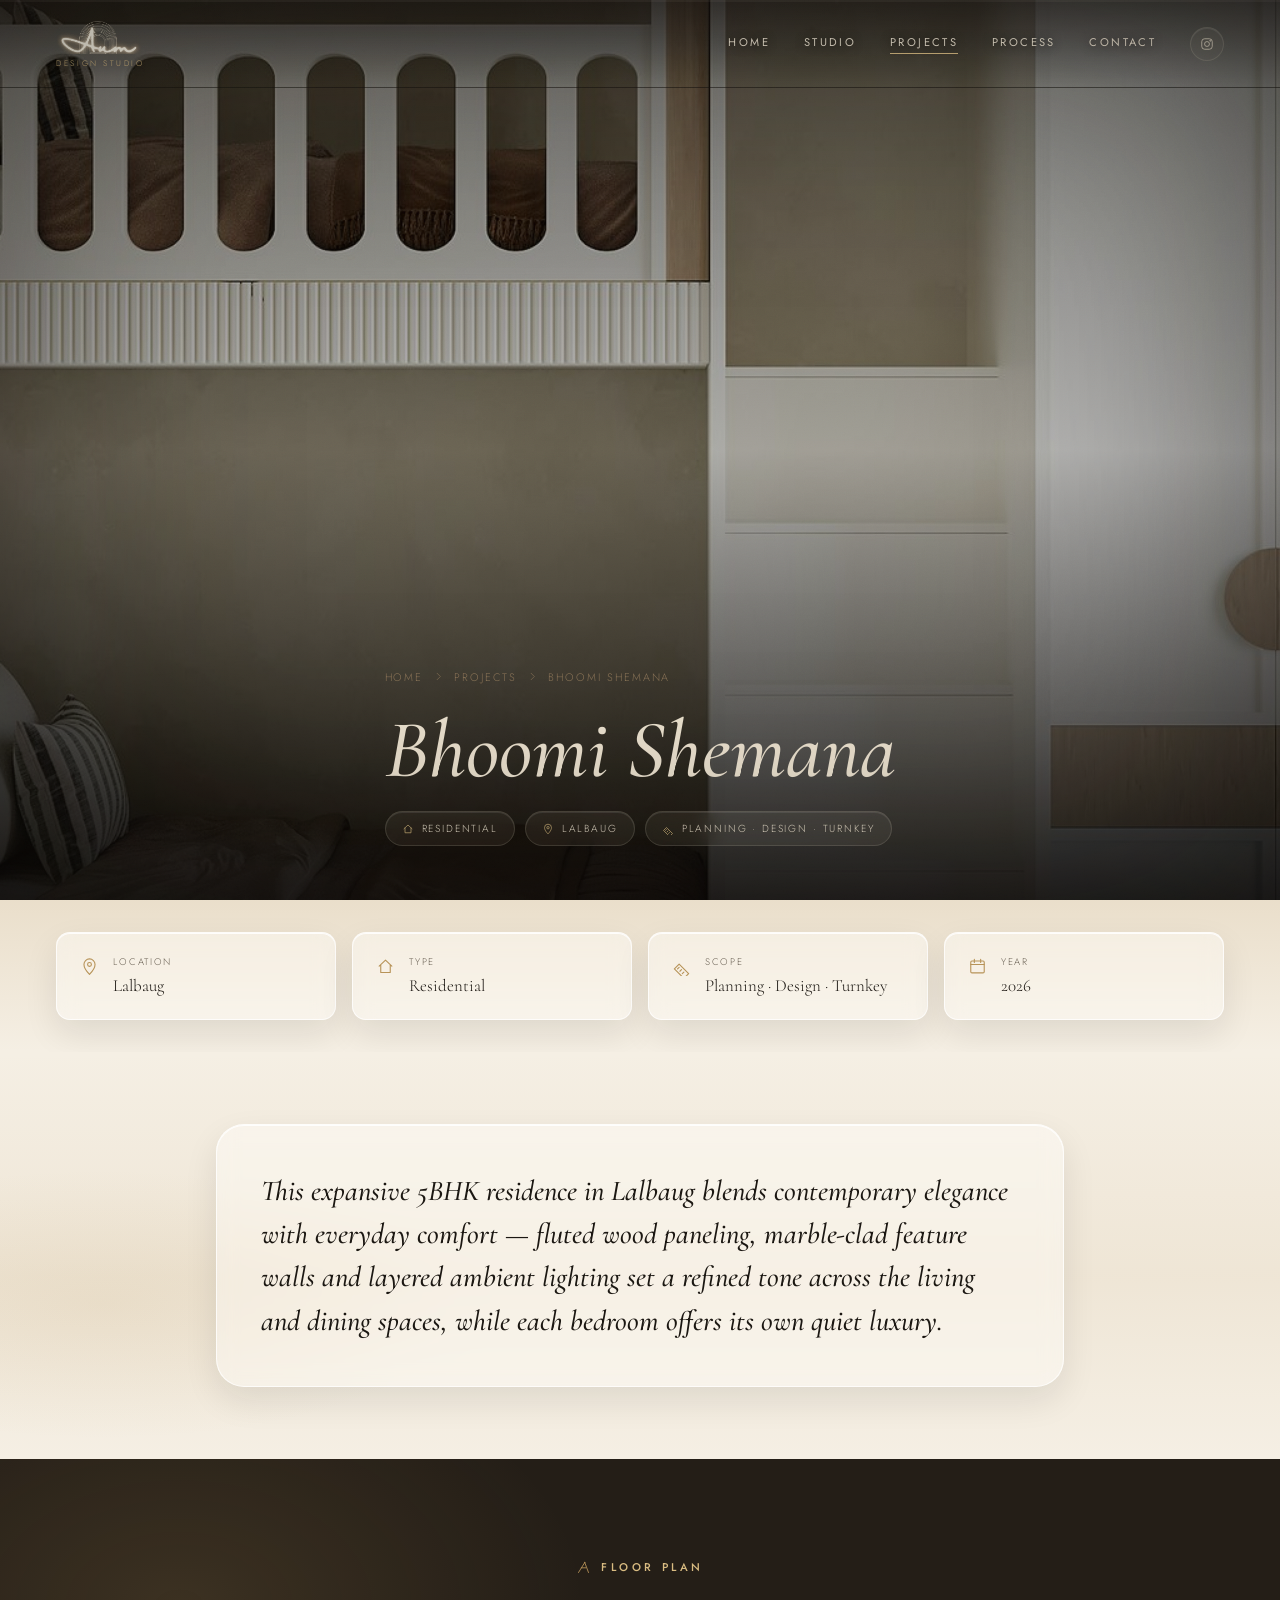
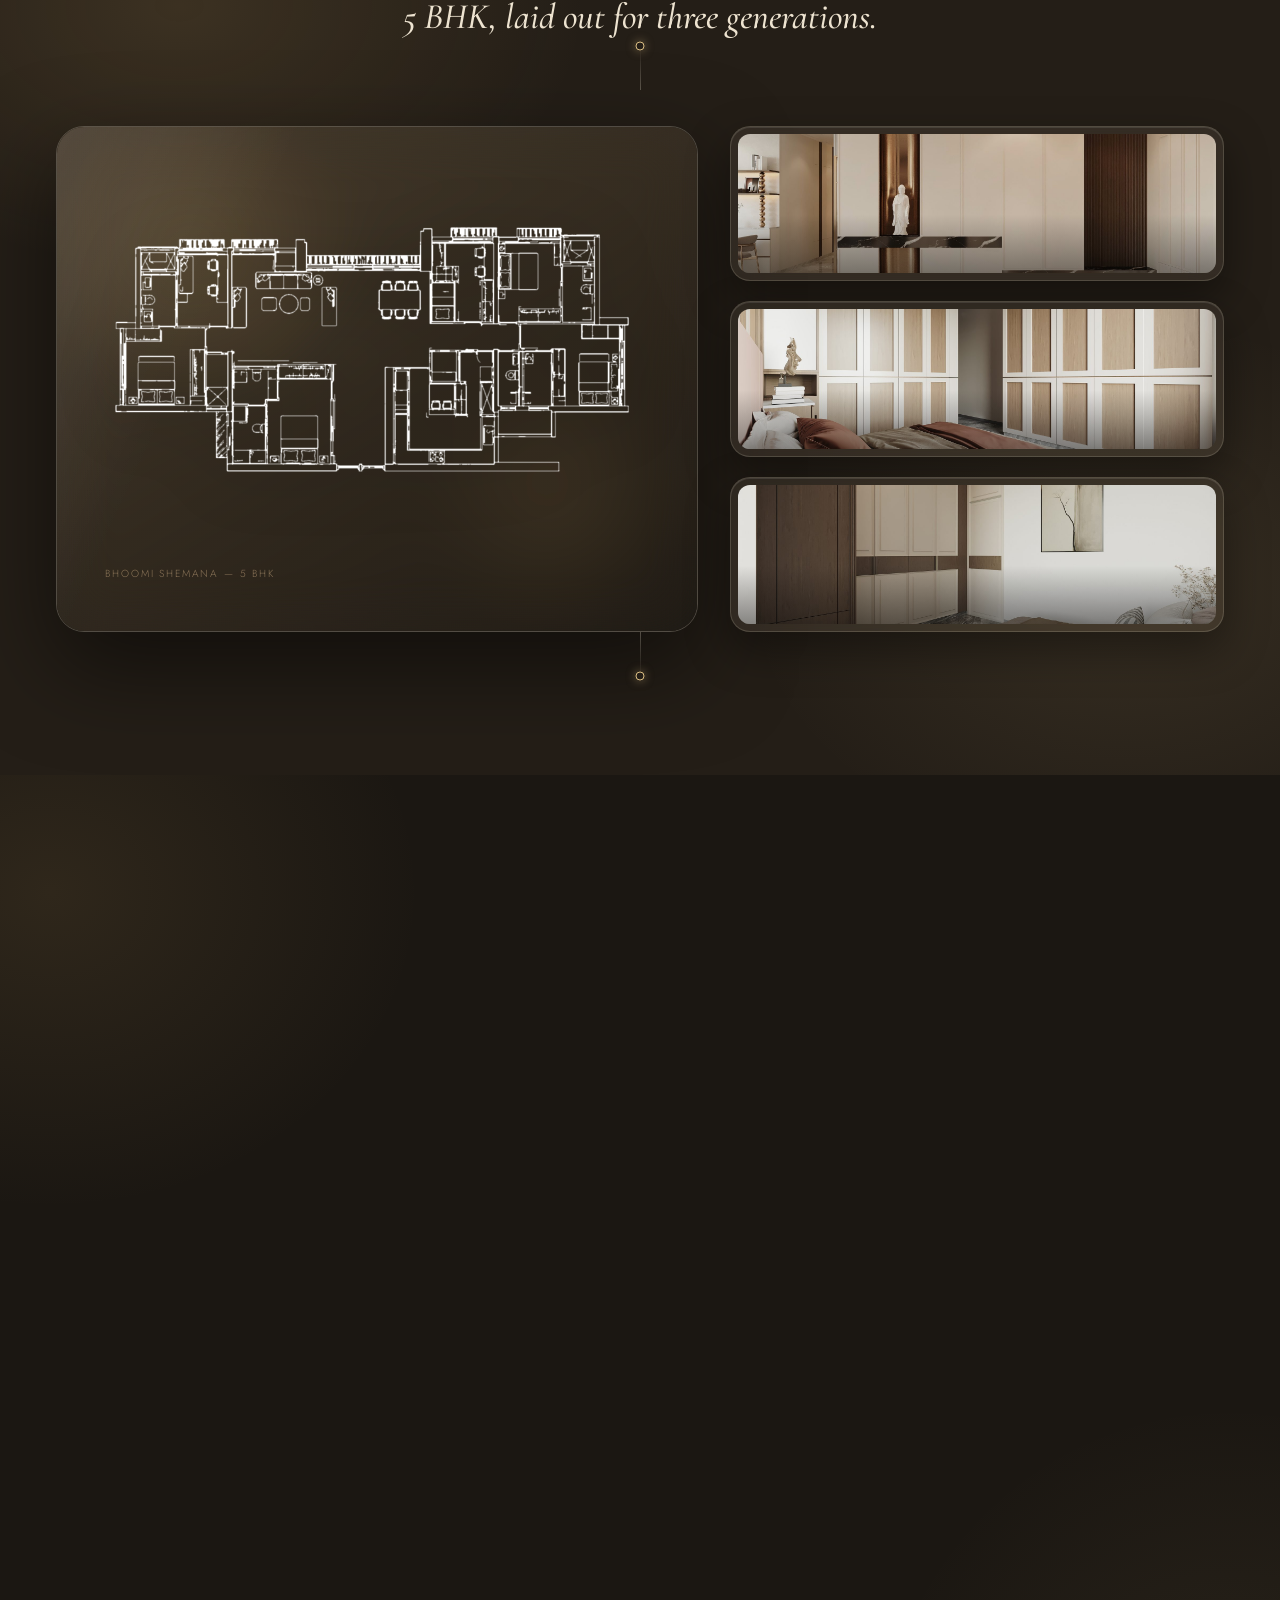
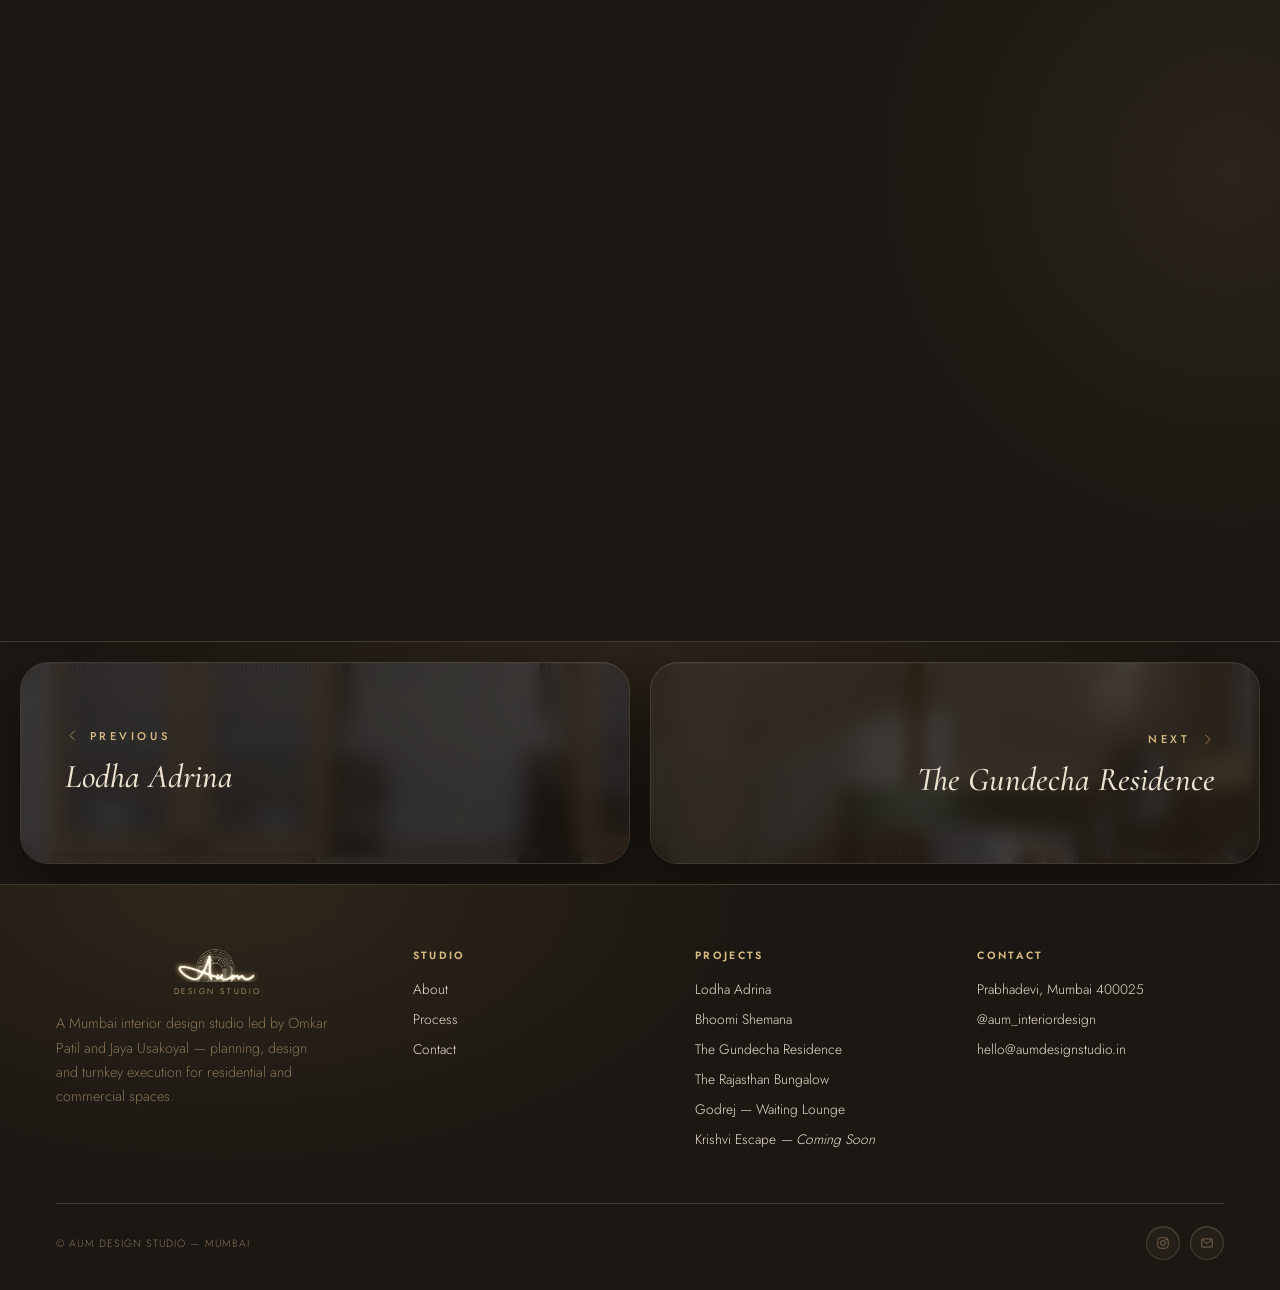
<file: projects/bhoomi-shemana.html>
<!doctype html>
<html lang="en-IN">
<head>
<meta charset="utf-8" />
<meta name="viewport" content="width=device-width, initial-scale=1" />
<title>Bhoomi Shemana, Lalbaug — 5BHK Interior | AUM Design Studio</title>
<meta name="description" content="An expansive 5BHK residence in Lalbaug, Mumbai — fluted wood paneling, marble-clad feature walls and layered ambient lighting. Planning, design and turnkey execution by AUM Design Studio." />
<link rel="stylesheet" href="../css/base.css" />
<link rel="stylesheet" href="../css/pages.css" />

<!-- AUTO-SEO:START (generated by scripts/seo_pass.py — do not edit by hand) -->
<link rel="canonical" href="https://neferchipss.github.io/auminteriors/projects/bhoomi-shemana.html" />
<meta name="robots" content="index, follow, max-image-preview:large, max-snippet:-1, max-video-preview:-1" />
<meta name="author" content="AUM Design Studio" />
<meta name="theme-color" content="#1B1712" />
<meta name="format-detection" content="telephone=no" />

<!-- Local / geographic signals -->
<meta name="geo.region" content="IN-MH" />
<meta name="geo.placename" content="Prabhadevi, Mumbai" />
<meta name="geo.position" content="19.0176;72.8290" />
<meta name="ICBM" content="19.0176, 72.8290" />

<!-- Open Graph -->
<meta property="og:type" content="article" />
<meta property="og:site_name" content="AUM Design Studio" />
<meta property="og:locale" content="en_IN" />
<meta property="og:url" content="https://neferchipss.github.io/auminteriors/projects/bhoomi-shemana.html" />
<meta property="og:title" content="Bhoomi Shemana, Lalbaug — 5BHK Interior | AUM Design Studio" />
<meta property="og:description" content="An expansive 5BHK residence in Lalbaug, Mumbai — fluted wood paneling, marble-clad feature walls and layered ambient lighting. Planning, design and turnkey execution by AUM Design Studio." />
<meta property="og:image" content="https://neferchipss.github.io/auminteriors/assets/og/bhoomi-shemana.jpg" />
<meta property="og:image:secure_url" content="https://neferchipss.github.io/auminteriors/assets/og/bhoomi-shemana.jpg" />
<meta property="og:image:type" content="image/jpeg" />
<meta property="og:image:width" content="1200" />
<meta property="og:image:height" content="630" />
<meta property="og:image:alt" content="Bhoomi Shemana 5BHK interior, Lalbaug, Mumbai" />

<!-- Twitter / X -->
<meta name="twitter:card" content="summary_large_image" />
<meta name="twitter:title" content="Bhoomi Shemana, Lalbaug — 5BHK Interior | AUM Design Studio" />
<meta name="twitter:description" content="An expansive 5BHK residence in Lalbaug, Mumbai — fluted wood paneling, marble-clad feature walls and layered ambient lighting. Planning, design and turnkey execution by AUM Design Studio." />
<meta name="twitter:image" content="https://neferchipss.github.io/auminteriors/assets/og/bhoomi-shemana.jpg" />
<meta name="twitter:image:alt" content="Bhoomi Shemana 5BHK interior, Lalbaug, Mumbai" />

<!-- Icons -->
<link rel="icon" href="../favicon.ico" sizes="any" />
<link rel="apple-touch-icon" href="../assets/icons/apple-touch-icon.png" />
<link rel="manifest" href="../site.webmanifest" />

<!-- Fonts are self-hosted: preload the two that render above the fold -->
<link rel="preload" as="font" type="font/woff2" href="../assets/fonts/jost.woff2" crossorigin />
<link rel="preload" as="font" type="font/woff2" href="../assets/fonts/cormorant-italic.woff2" crossorigin />

<script type="application/ld+json">
{
  "@context": "https://schema.org",
  "@graph": [
    {
      "@type": [
        "InteriorDesign",
        "LocalBusiness",
        "Organization"
      ],
      "@id": "https://neferchipss.github.io/auminteriors/#studio",
      "name": "AUM Design Studio",
      "url": "https://neferchipss.github.io/auminteriors/",
      "email": "hello@aumdesignstudio.in",
      "image": "https://neferchipss.github.io/auminteriors/assets/og/home.jpg",
      "logo": {
        "@type": "ImageObject",
        "url": "https://neferchipss.github.io/auminteriors/assets/icons/icon-512.png",
        "width": 512,
        "height": 512
      },
      "description": "Interior design studio in Prabhadevi, Mumbai, offering space planning, interior design and turnkey execution for residential and commercial spaces.",
      "address": {
        "@type": "PostalAddress",
        "addressLocality": "Prabhadevi",
        "addressRegion": "Maharashtra",
        "postalCode": "400025",
        "addressCountry": "IN"
      },
      "geo": {
        "@type": "GeoCoordinates",
        "latitude": "19.0176",
        "longitude": "72.8290"
      },
      "founder": [
        {
          "@type": "Person",
          "name": "Omkar Patil"
        },
        {
          "@type": "Person",
          "name": "Jaya Usakoyal"
        }
      ],
      "sameAs": [
        "https://www.instagram.com/aum_interiordesign/"
      ],
      "areaServed": [
        {
          "@type": "City",
          "name": "Mumbai"
        },
        {
          "@type": "AdministrativeArea",
          "name": "Maharashtra"
        },
        {
          "@type": "AdministrativeArea",
          "name": "Rajasthan"
        },
        {
          "@type": "Country",
          "name": "India"
        }
      ],
      "knowsAbout": [
        "Interior design",
        "Space planning",
        "Turnkey interior execution",
        "Residential interior design",
        "Commercial interior design",
        "Modular joinery"
      ],
      "hasOfferCatalog": {
        "@type": "OfferCatalog",
        "name": "Interior design services",
        "itemListElement": [
          {
            "@type": "Offer",
            "itemOffered": {
              "@type": "Service",
              "name": "Space Planning",
              "description": "Site study, budgeting and layout strategy for residential and commercial interiors.",
              "serviceType": "Space Planning",
              "provider": {
                "@id": "https://neferchipss.github.io/auminteriors/#studio"
              },
              "areaServed": {
                "@type": "City",
                "name": "Mumbai"
              }
            }
          },
          {
            "@type": "Offer",
            "itemOffered": {
              "@type": "Service",
              "name": "Interior Design",
              "description": "Concept development, material palette and detailing.",
              "serviceType": "Interior Design",
              "provider": {
                "@id": "https://neferchipss.github.io/auminteriors/#studio"
              },
              "areaServed": {
                "@type": "City",
                "name": "Mumbai"
              }
            }
          },
          {
            "@type": "Offer",
            "itemOffered": {
              "@type": "Service",
              "name": "Turnkey Execution",
              "description": "Complete build, furnishing and styling, managed in-house to handover.",
              "serviceType": "Turnkey Execution",
              "provider": {
                "@id": "https://neferchipss.github.io/auminteriors/#studio"
              },
              "areaServed": {
                "@type": "City",
                "name": "Mumbai"
              }
            }
          },
          {
            "@type": "Offer",
            "itemOffered": {
              "@type": "Service",
              "name": "Styling & Handover",
              "description": "Final dressing and styling, handed over ready to live in.",
              "serviceType": "Styling & Handover",
              "provider": {
                "@id": "https://neferchipss.github.io/auminteriors/#studio"
              },
              "areaServed": {
                "@type": "City",
                "name": "Mumbai"
              }
            }
          }
        ]
      }
    },
    {
      "@type": "WebPage",
      "@id": "https://neferchipss.github.io/auminteriors/projects/bhoomi-shemana.html#webpage",
      "url": "https://neferchipss.github.io/auminteriors/projects/bhoomi-shemana.html",
      "name": "Bhoomi Shemana, Lalbaug — 5BHK Interior | AUM Design Studio",
      "description": "An expansive 5BHK residence in Lalbaug, Mumbai — fluted wood paneling, marble-clad feature walls and layered ambient lighting. Planning, design and turnkey execution by AUM Design Studio.",
      "isPartOf": {
        "@id": "https://neferchipss.github.io/auminteriors/#website"
      },
      "primaryImageOfPage": {
        "@type": "ImageObject",
        "url": "https://neferchipss.github.io/auminteriors/assets/og/bhoomi-shemana.jpg"
      },
      "breadcrumb": {
        "@id": "https://neferchipss.github.io/auminteriors/projects/bhoomi-shemana.html#breadcrumb"
      }
    },
    {
      "@type": "BreadcrumbList",
      "@id": "https://neferchipss.github.io/auminteriors/projects/bhoomi-shemana.html#breadcrumb",
      "itemListElement": [
        {
          "@type": "ListItem",
          "position": 1,
          "name": "Home",
          "item": "https://neferchipss.github.io/auminteriors/"
        },
        {
          "@type": "ListItem",
          "position": 2,
          "name": "Projects",
          "item": "https://neferchipss.github.io/auminteriors/#projects"
        },
        {
          "@type": "ListItem",
          "position": 3,
          "name": "Bhoomi Shemana"
        }
      ]
    },
    {
      "@type": "CreativeWork",
      "@id": "https://neferchipss.github.io/auminteriors/projects/bhoomi-shemana.html#project",
      "name": "Bhoomi Shemana",
      "headline": "Bhoomi Shemana",
      "description": "An expansive 5BHK residence in Lalbaug, Mumbai — fluted wood paneling, marble-clad feature walls and layered ambient lighting. Planning, design and turnkey execution by AUM Design Studio.",
      "url": "https://neferchipss.github.io/auminteriors/projects/bhoomi-shemana.html",
      "image": "https://neferchipss.github.io/auminteriors/assets/og/bhoomi-shemana.jpg",
      "inLanguage": "en-IN",
      "creator": {
        "@id": "https://neferchipss.github.io/auminteriors/#studio"
      },
      "locationCreated": {
        "@type": "Place",
        "name": "Lalbaug, Mumbai",
        "address": {
          "@type": "PostalAddress",
          "addressLocality": "Lalbaug, Mumbai",
          "addressRegion": "Maharashtra",
          "addressCountry": "IN"
        }
      },
      "contentLocation": {
        "@type": "Place",
        "name": "Lalbaug, Mumbai",
        "address": {
          "@type": "PostalAddress",
          "addressLocality": "Lalbaug, Mumbai",
          "addressRegion": "Maharashtra",
          "addressCountry": "IN"
        }
      },
      "dateCreated": "2026",
      "genre": "Residential",
      "keywords": "Bhoomi Shemana, Lalbaug, Mumbai, Residential, interior design, AUM Design Studio",
      "about": {
        "@type": "Thing",
        "name": "Residential interior design"
      }
    }
  ]
}
</script>
<!-- AUTO-SEO:END -->
</head>
<body>
<svg xmlns="http://www.w3.org/2000/svg" style="display:none">
<defs>
<symbol id="i-plan" viewBox="0 0 24 24"><path d="M4 20L14 4l6 16M8.5 12.5h7" stroke-linecap="round" stroke-linejoin="round"/><circle cx="14" cy="4" r="1.1" fill="currentColor" stroke="none"/></symbol>
<symbol id="i-design" viewBox="0 0 24 24"><path d="M3 21l3.5-1 11-11-2.5-2.5-11 11L3 21z" stroke-linecap="round" stroke-linejoin="round"/><path d="M14 5l2.5 2.5" stroke-linecap="round"/><circle cx="19" cy="5" r="2"/></symbol>
<symbol id="i-key" viewBox="0 0 24 24"><circle cx="8" cy="9" r="4.2"/><path d="M11 12l9 9M17 15l2.2 2.2M14 18l1.8 1.8" stroke-linecap="round"/></symbol>
<symbol id="i-home" viewBox="0 0 24 24"><path d="M4 11.5L12 4l8 7.5M6 10v9.5h12V10" stroke-linecap="round" stroke-linejoin="round"/></symbol>
<symbol id="i-building" viewBox="0 0 24 24"><rect x="6" y="3" width="12" height="18" rx="0.5"/><path d="M9 7h1M14 7h1M9 11h1M14 11h1M9 15h1M14 15h1M10 21v-4h4v4" stroke-linecap="round"/></symbol>
<symbol id="i-arrow-right" viewBox="0 0 24 24"><path d="M4 12h16M14 6l6 6-6 6" stroke-linecap="round" stroke-linejoin="round"/></symbol>
<symbol id="i-arrow-up-right" viewBox="0 0 24 24"><path d="M6 18L18 6M9 6h9v9" stroke-linecap="round" stroke-linejoin="round"/></symbol>
<symbol id="i-play" viewBox="0 0 24 24"><circle cx="12" cy="12" r="9.2"/><path d="M10 8.5l6 3.5-6 3.5v-7z" stroke-linejoin="round"/></symbol>
<symbol id="i-close" viewBox="0 0 24 24"><path d="M5 5l14 14M19 5L5 19" stroke-linecap="round"/></symbol>
<symbol id="i-chevron-left" viewBox="0 0 24 24"><path d="M15 5l-7 7 7 7" stroke-linecap="round" stroke-linejoin="round"/></symbol>
<symbol id="i-chevron-right" viewBox="0 0 24 24"><path d="M9 5l7 7-7 7" stroke-linecap="round" stroke-linejoin="round"/></symbol>
<symbol id="i-instagram" viewBox="0 0 24 24"><rect x="3" y="3" width="18" height="18" rx="5"/><circle cx="12" cy="12" r="4.2"/><circle cx="17.6" cy="6.4" r="1"/></symbol>
<symbol id="i-mail" viewBox="0 0 24 24"><rect x="3" y="5" width="18" height="14" rx="1.5"/><path d="M4 6.5l8 6.5 8-6.5" stroke-linecap="round" stroke-linejoin="round"/></symbol>
<symbol id="i-phone" viewBox="0 0 24 24"><path d="M5 4h3.2l1.3 4.2-2 1.6a12 12 0 006.7 6.7l1.6-2 4.2 1.3V19a2 2 0 01-2.2 2A16 16 0 013 6.2 2 2 0 015 4z" stroke-linejoin="round"/></symbol>
<symbol id="i-pin" viewBox="0 0 24 24"><path d="M12 22s7-7.4 7-12.6A7 7 0 105 9.4C5 14.6 12 22 12 22z" stroke-linejoin="round"/><circle cx="12" cy="9.4" r="2.4"/></symbol>
<symbol id="i-sparkle" viewBox="0 0 24 24"><path d="M12 3l1.8 5.6L19 10l-5.2 1.7L12 17l-1.8-5.3L5 10l5.2-1.4L12 3z" stroke-linejoin="round"/></symbol>
<symbol id="i-grid" viewBox="0 0 24 24"><rect x="3.5" y="3.5" width="7" height="7"/><rect x="13.5" y="3.5" width="7" height="7"/><rect x="3.5" y="13.5" width="7" height="7"/><rect x="13.5" y="13.5" width="7" height="7"/></symbol>
<symbol id="i-ruler" viewBox="0 0 24 24"><path d="M3 15l6-6 12 12-6 6L3 15z" stroke-linejoin="round"/><path d="M7 15l2-2M10 18l2-2M13 21l2-2" stroke-linecap="round"/></symbol>
<symbol id="i-scope" viewBox="0 0 24 24"><circle cx="12" cy="12" r="8.5"/><circle cx="12" cy="12" r="2.2" fill="currentColor" stroke="none"/><path d="M12 3.5V6M12 18v2.5M3.5 12H6M18 12h2.5" stroke-linecap="round"/></symbol>
<symbol id="i-calendar" viewBox="0 0 24 24"><rect x="3.5" y="5" width="17" height="15" rx="1.5"/><path d="M3.5 9.5h17M8 3v4M16 3v4" stroke-linecap="round"/></symbol>
</defs>
</svg>

<header class="site-header">
  <a href="../index.html" class="logo">
    <img class="logo-mark" src="../assets/img/logo-mark.png" alt="Aum" />
    <span class="logo-caps">Design Studio</span>
  </a>
  <nav class="main-nav">
    <a href="../index.html">Home</a>
    <a href="../index.html#studio">Studio</a>
    <a href="../index.html#projects" class="active">Projects</a>
    <a href="../index.html#process">Process</a>
    <a href="../index.html#contact">Contact</a>
    <a href="https://www.instagram.com/aum_interiordesign/" class="icon-link" aria-label="Instagram" target="_blank" rel="noopener"><svg class="icon"><use href="#i-instagram"></use></svg></a>
  </nav>
  <button class="nav-toggle" aria-label="Menu" aria-expanded="false"><svg class="icon"><use href="#i-grid"></use></svg></button>
</header>
<main id="content">

<section class="p-hero">
  <picture>
<source media="(max-width:760px)" srcset="../assets/img/bhoomi-shemana/hero-mobile.jpg" />
<img src="../assets/img/bhoomi-shemana/hero-desktop.jpg" alt="Bhoomi Shemana" width="2280" height="720" />
</picture>
  <div class="wrap p-hero-content">
    <div class="breadcrumb"><a href="../index.html">Home</a> <svg class="icon"><use href="#i-chevron-right"></use></svg> <a href="../index.html#projects">Projects</a> <svg class="icon"><use href="#i-chevron-right"></use></svg> <span>Bhoomi Shemana</span></div>
    <h1>Bhoomi Shemana</h1>
    <div class="p-hero-tags">
      <span class="tag"><svg class="icon"><use href="#i-home"></use></svg> Residential</span>
      <span class="tag"><svg class="icon"><use href="#i-pin"></use></svg> Lalbaug</span>
      <span class="tag"><svg class="icon"><use href="#i-ruler"></use></svg> Planning · Design · Turnkey</span>
    </div>
  </div>
</section>

<section class="meta-bar">
  <div class="wrap">
    <div class="meta-grid">
      <div class="meta-item"><svg class="icon"><use href="#i-pin"></use></svg><div><span class="lbl">Location</span><span class="val">Lalbaug</span></div></div>
      <div class="meta-item"><svg class="icon"><use href="#i-home"></use></svg><div><span class="lbl">Type</span><span class="val">Residential</span></div></div>
      <div class="meta-item"><svg class="icon"><use href="#i-ruler"></use></svg><div><span class="lbl">Scope</span><span class="val">Planning · Design · Turnkey</span></div></div>
      <div class="meta-item"><svg class="icon"><use href="#i-calendar"></use></svg><div><span class="lbl">Year</span><span class="val">2026</span></div></div>
    </div>
  </div>
</section>

<section class="p-intro">
  <div class="wrap reveal">
    <p>This expansive 5BHK residence in Lalbaug blends contemporary elegance with everyday comfort — fluted wood paneling, marble-clad feature walls and layered ambient lighting set a refined tone across the living and dining spaces, while each bedroom offers its own quiet luxury.</p>
  </div>
</section>

<section class="p-floorplan">
  <div class="wrap">
    <div class="p-floorplan-head reveal">
      <div class="eyebrow"><svg class="icon"><use href="#i-plan"></use></svg> Floor Plan</div>
      <h2>5 BHK, laid out for three generations.</h2>
    </div>
    <div class="fp-anchor"></div>
    <div class="fp-layout">
      <a class="fp-glass reveal reveal-delay-1" href="../assets/img/bhoomi-shemana/floorplan-lineart.png" data-lightbox="floorplan" data-full="../assets/img/bhoomi-shemana/floorplan-lineart.png">
        <div class="fp-glass-image"></div>
        <div class="fp-glass-tint"></div>
        <img class="fp-glass-plan" src="../assets/img/bhoomi-shemana/floorplan-lineart.png" alt="Bhoomi Shemana — 5 BHK floor plan, Lalbaug, Mumbai" loading="lazy" width="1536" height="1024" />
        <div class="fp-tag"><span>Bhoomi Shemana — 5 BHK</span><svg class="icon"><use href="#i-arrow-up-right"></use></svg></div>
      </a>
      <div class="fp-props reveal reveal-delay-1">
        <a class="fp-prop-card" href="../assets/img/bhoomi-shemana/gallery-05.jpg" data-lightbox="props-bhoomi" data-full="../assets/img/bhoomi-shemana/gallery-05.jpg">
          <img src="../assets/img/bhoomi-shemana/gallery-05.jpg" alt="Bhoomi Shemana interior, Lalbaug, Mumbai — detail" loading="lazy" width="1800" height="1260" /><svg class="icon"><use href="#i-arrow-up-right"></use></svg>
        </a>
        <a class="fp-prop-card" href="../assets/img/bhoomi-shemana/gallery-13.jpg" data-lightbox="props-bhoomi" data-full="../assets/img/bhoomi-shemana/gallery-13.jpg">
          <img src="../assets/img/bhoomi-shemana/gallery-13.jpg" alt="Bhoomi Shemana interior, Lalbaug, Mumbai — detail" loading="lazy" width="1800" height="1260" /><svg class="icon"><use href="#i-arrow-up-right"></use></svg>
        </a>
        <a class="fp-prop-card" href="../assets/img/bhoomi-shemana/gallery-10.jpg" data-lightbox="props-bhoomi" data-full="../assets/img/bhoomi-shemana/gallery-10.jpg">
          <img src="../assets/img/bhoomi-shemana/gallery-10.jpg" alt="Bhoomi Shemana interior, Lalbaug, Mumbai — detail" loading="lazy" width="1800" height="1260" /><svg class="icon"><use href="#i-arrow-up-right"></use></svg>
        </a>
      </div>
    </div>
    <div class="fp-anchor fp-anchor-bottom"></div>
  </div>
</section>

<section class="p-gallery">
  <div class="wrap">
    <div class="masonry reveal">
<a class="frame" href="../assets/img/bhoomi-shemana/gallery-02.jpg" data-lightbox="gallery" data-full="../assets/img/bhoomi-shemana/gallery-02.jpg"><img src="../assets/img/bhoomi-shemana/gallery-02.jpg" alt="Bhoomi Shemana interior, Lalbaug, Mumbai — photograph 1 of 13" loading="lazy" width="1800" height="1451" /><svg class="icon"><use href="#i-arrow-up-right"></use></svg></a>
<a class="frame" href="../assets/img/bhoomi-shemana/gallery-03.jpg" data-lightbox="gallery" data-full="../assets/img/bhoomi-shemana/gallery-03.jpg"><img src="../assets/img/bhoomi-shemana/gallery-03.jpg" alt="Bhoomi Shemana interior, Lalbaug, Mumbai — photograph 2 of 13" loading="lazy" width="1800" height="1260" /><svg class="icon"><use href="#i-arrow-up-right"></use></svg></a>
<a class="frame" href="../assets/img/bhoomi-shemana/gallery-04.jpg" data-lightbox="gallery" data-full="../assets/img/bhoomi-shemana/gallery-04.jpg"><img src="../assets/img/bhoomi-shemana/gallery-04.jpg" alt="Bhoomi Shemana interior, Lalbaug, Mumbai — photograph 3 of 13" loading="lazy" width="1800" height="1260" /><svg class="icon"><use href="#i-arrow-up-right"></use></svg></a>
<a class="frame" href="../assets/img/bhoomi-shemana/gallery-05.jpg" data-lightbox="gallery" data-full="../assets/img/bhoomi-shemana/gallery-05.jpg"><img src="../assets/img/bhoomi-shemana/gallery-05.jpg" alt="Bhoomi Shemana interior, Lalbaug, Mumbai — photograph 4 of 13" loading="lazy" width="1800" height="1260" /><svg class="icon"><use href="#i-arrow-up-right"></use></svg></a>
<a class="frame" href="../assets/img/bhoomi-shemana/gallery-06.jpg" data-lightbox="gallery" data-full="../assets/img/bhoomi-shemana/gallery-06.jpg"><img src="../assets/img/bhoomi-shemana/gallery-06.jpg" alt="Bhoomi Shemana interior, Lalbaug, Mumbai — photograph 5 of 13" loading="lazy" width="1800" height="1260" /><svg class="icon"><use href="#i-arrow-up-right"></use></svg></a>
<a class="frame" href="../assets/img/bhoomi-shemana/gallery-07.jpg" data-lightbox="gallery" data-full="../assets/img/bhoomi-shemana/gallery-07.jpg"><img src="../assets/img/bhoomi-shemana/gallery-07.jpg" alt="Bhoomi Shemana interior, Lalbaug, Mumbai — photograph 6 of 13" loading="lazy" width="1800" height="1260" /><svg class="icon"><use href="#i-arrow-up-right"></use></svg></a>
<a class="frame" href="../assets/img/bhoomi-shemana/gallery-08.jpg" data-lightbox="gallery" data-full="../assets/img/bhoomi-shemana/gallery-08.jpg"><img src="../assets/img/bhoomi-shemana/gallery-08.jpg" alt="Bhoomi Shemana interior, Lalbaug, Mumbai — photograph 7 of 13" loading="lazy" width="1800" height="1240" /><svg class="icon"><use href="#i-arrow-up-right"></use></svg></a>
<a class="frame" href="../assets/img/bhoomi-shemana/gallery-09.jpg" data-lightbox="gallery" data-full="../assets/img/bhoomi-shemana/gallery-09.jpg"><img src="../assets/img/bhoomi-shemana/gallery-09.jpg" alt="Bhoomi Shemana interior, Lalbaug, Mumbai — photograph 8 of 13" loading="lazy" width="1800" height="1260" /><svg class="icon"><use href="#i-arrow-up-right"></use></svg></a>
<a class="frame" href="../assets/img/bhoomi-shemana/gallery-10.jpg" data-lightbox="gallery" data-full="../assets/img/bhoomi-shemana/gallery-10.jpg"><img src="../assets/img/bhoomi-shemana/gallery-10.jpg" alt="Bhoomi Shemana interior, Lalbaug, Mumbai — photograph 9 of 13" loading="lazy" width="1800" height="1260" /><svg class="icon"><use href="#i-arrow-up-right"></use></svg></a>
<a class="frame" href="../assets/img/bhoomi-shemana/gallery-11.jpg" data-lightbox="gallery" data-full="../assets/img/bhoomi-shemana/gallery-11.jpg"><img src="../assets/img/bhoomi-shemana/gallery-11.jpg" alt="Bhoomi Shemana interior, Lalbaug, Mumbai — photograph 10 of 13" loading="lazy" width="1800" height="1260" /><svg class="icon"><use href="#i-arrow-up-right"></use></svg></a>
<a class="frame" href="../assets/img/bhoomi-shemana/gallery-12.jpg" data-lightbox="gallery" data-full="../assets/img/bhoomi-shemana/gallery-12.jpg"><img src="../assets/img/bhoomi-shemana/gallery-12.jpg" alt="Bhoomi Shemana interior, Lalbaug, Mumbai — photograph 11 of 13" loading="lazy" width="1800" height="1260" /><svg class="icon"><use href="#i-arrow-up-right"></use></svg></a>
<a class="frame" href="../assets/img/bhoomi-shemana/gallery-13.jpg" data-lightbox="gallery" data-full="../assets/img/bhoomi-shemana/gallery-13.jpg"><img src="../assets/img/bhoomi-shemana/gallery-13.jpg" alt="Bhoomi Shemana interior, Lalbaug, Mumbai — photograph 12 of 13" loading="lazy" width="1800" height="1260" /><svg class="icon"><use href="#i-arrow-up-right"></use></svg></a>
<a class="frame" href="../assets/img/bhoomi-shemana/gallery-14.jpg" data-lightbox="gallery" data-full="../assets/img/bhoomi-shemana/gallery-14.jpg"><img src="../assets/img/bhoomi-shemana/gallery-14.jpg" alt="Bhoomi Shemana interior, Lalbaug, Mumbai — photograph 13 of 13" loading="lazy" width="1800" height="1260" /><svg class="icon"><use href="#i-arrow-up-right"></use></svg></a>

    </div>
  </div>
</section>


<section class="p-nextprev">
  <div class="nextprev-grid">
    <a class="np-link prev" href="lodha-adrina.html">
      <div class="frame"><img src="../assets/img/lodha-adrina/card.jpg" alt="Lodha Adrina" loading="lazy" width="1200" height="900" /></div>
      <div class="np-inner"><div class="eyebrow"><svg class="icon"><use href="#i-chevron-left"></use></svg> Previous</div><h3>Lodha Adrina</h3></div>
    </a>
    <a class="np-link next" href="gundechaal-residence.html">
      <div class="frame"><img src="../assets/img/gundechaal-residence/card.jpg" alt="The Gundecha Residence" loading="lazy" width="1200" height="900" /></div>
      <div class="np-inner"><div class="eyebrow">Next <svg class="icon"><use href="#i-chevron-right"></use></svg></div><h3>The Gundecha Residence</h3></div>
    </a>
  </div>
</section>

</main>
<footer class="site-footer">
  <div class="wrap">
    <div class="footer-top">
      <div>
        <a href="../index.html" class="logo"><img class="logo-mark" src="../assets/img/logo-mark.png" alt="Aum" /><span class="logo-caps">Design Studio</span></a>
        <p>A Mumbai interior design studio led by Omkar Patil and Jaya Usakoyal — planning, design and turnkey execution for residential and commercial spaces.</p>
      </div>
      <div class="footer-col"><h4>Studio</h4>
        <a href="../index.html#studio">About</a>
        <a href="../index.html#process">Process</a>
        <a href="../index.html#contact">Contact</a>
      </div>
      <div class="footer-col"><h4>Projects</h4>
        <a href="../projects/lodha-adrina.html">Lodha Adrina</a>
<a href="../projects/bhoomi-shemana.html">Bhoomi Shemana</a>
<a href="../projects/gundechaal-residence.html">The Gundecha Residence</a>
<a href="../projects/rajasthan-bungalow.html">The Rajasthan Bungalow</a>
<a href="../projects/godrej-lounge.html">Godrej — Waiting Lounge</a>
<a href="../projects/krishvi-escape.html">Krishvi Escape <em>— Coming Soon</em></a>
      </div>
      <div class="footer-col"><h4>Contact</h4>
        <span>Prabhadevi, Mumbai 400025</span>
        <a href="https://www.instagram.com/aum_interiordesign/" target="_blank" rel="noopener">@aum_interiordesign</a>
        <a href="mailto:hello@aumdesignstudio.in">hello@aumdesignstudio.in</a>
      </div>
    </div>
    <div class="footer-bottom">
      <span>&copy; AUM Design Studio — Mumbai</span>
      <div class="footer-social">
        <a href="https://www.instagram.com/aum_interiordesign/" class="icon-link" aria-label="Instagram" target="_blank" rel="noopener"><svg class="icon"><use href="#i-instagram"></use></svg></a>
        <a href="mailto:hello@aumdesignstudio.in" class="icon-link" aria-label="Email"><svg class="icon"><use href="#i-mail"></use></svg></a>
      </div>
    </div>
  </div>
</footer>
<script src="../js/site.js"></script>
</body>
</html>
</file>
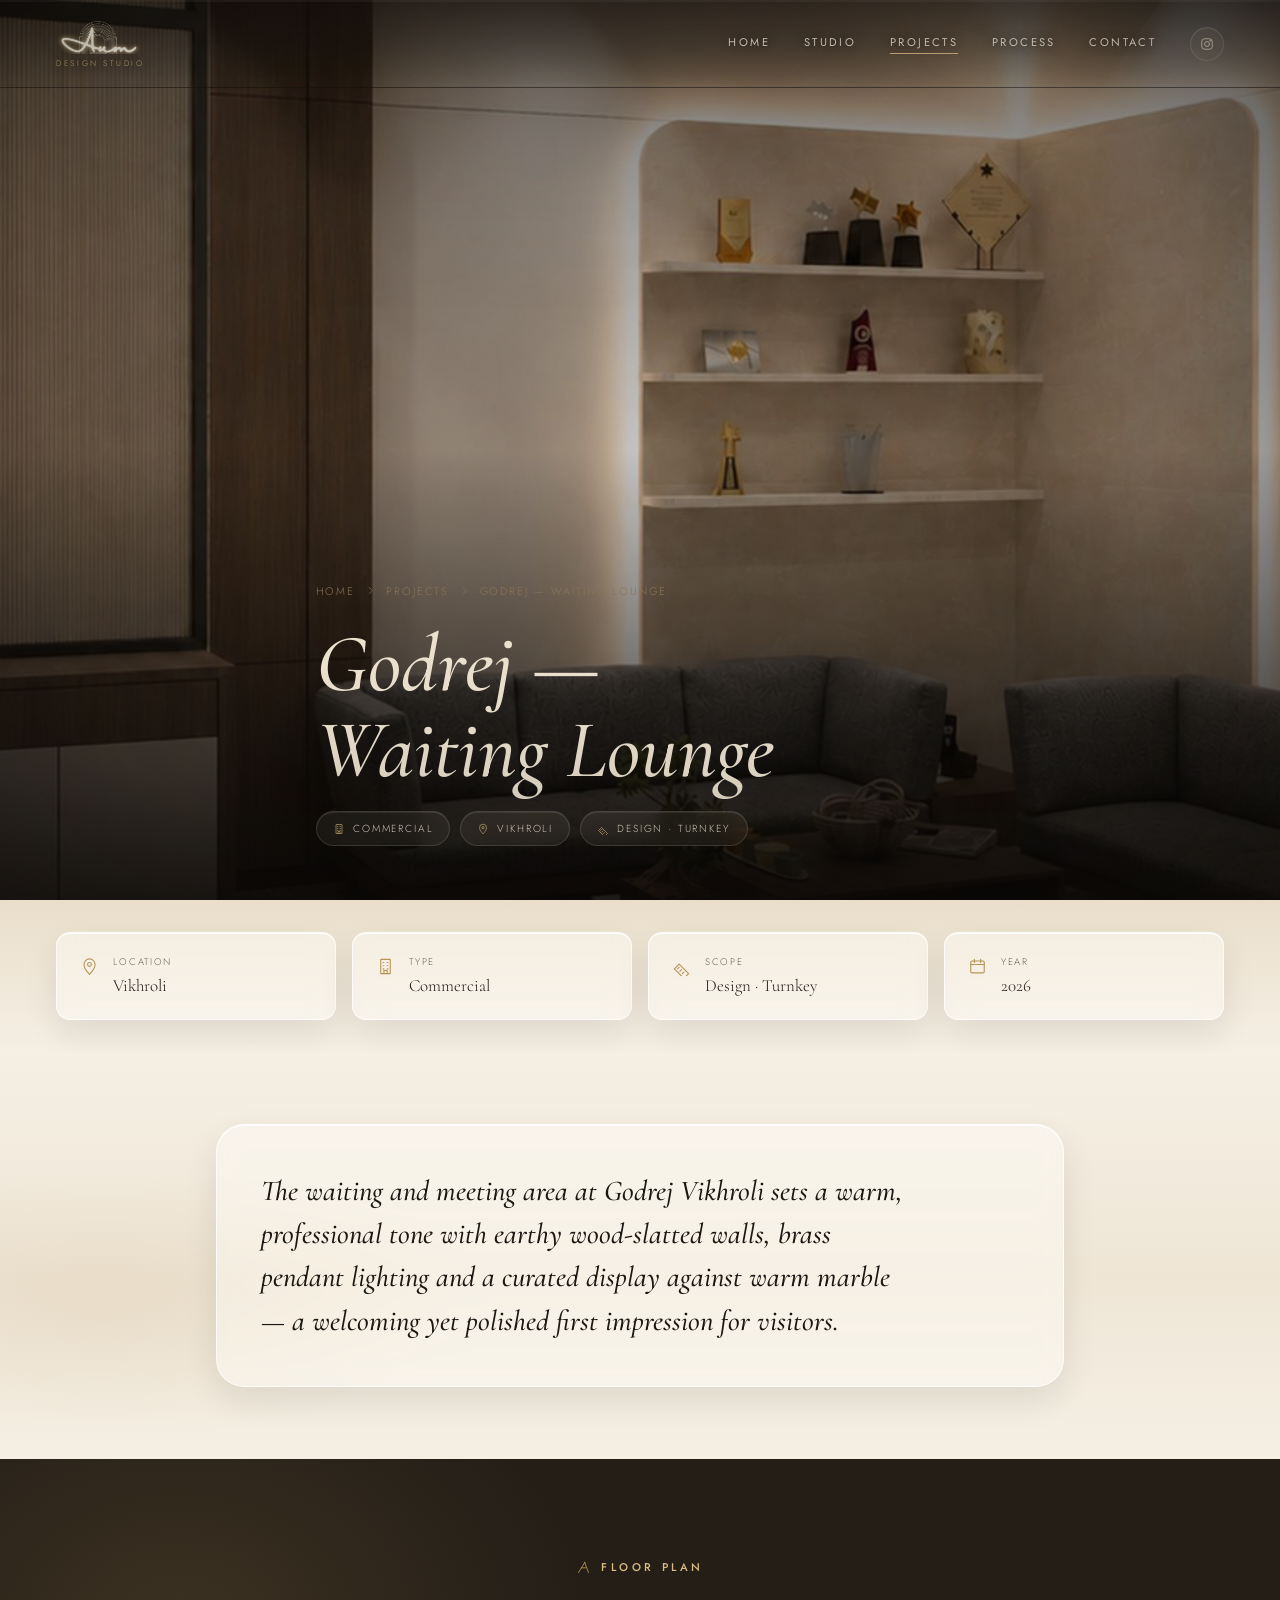
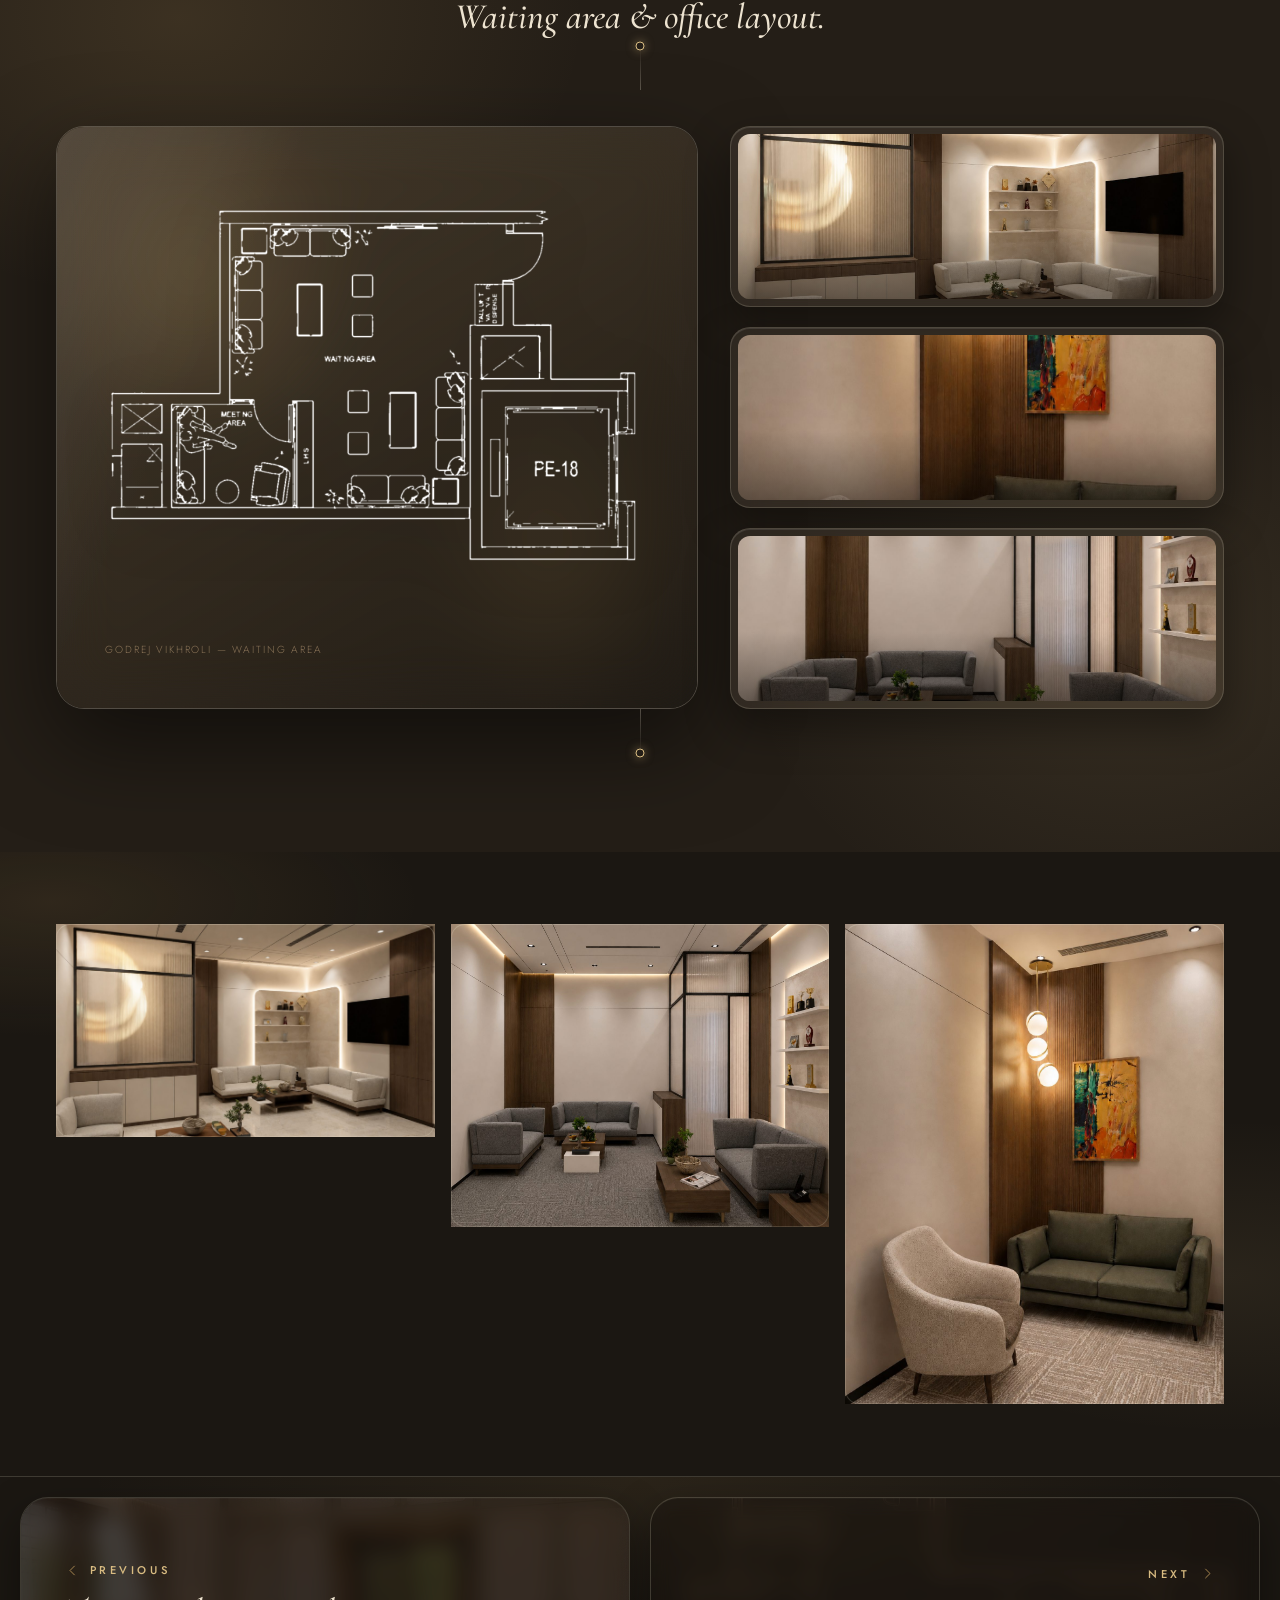
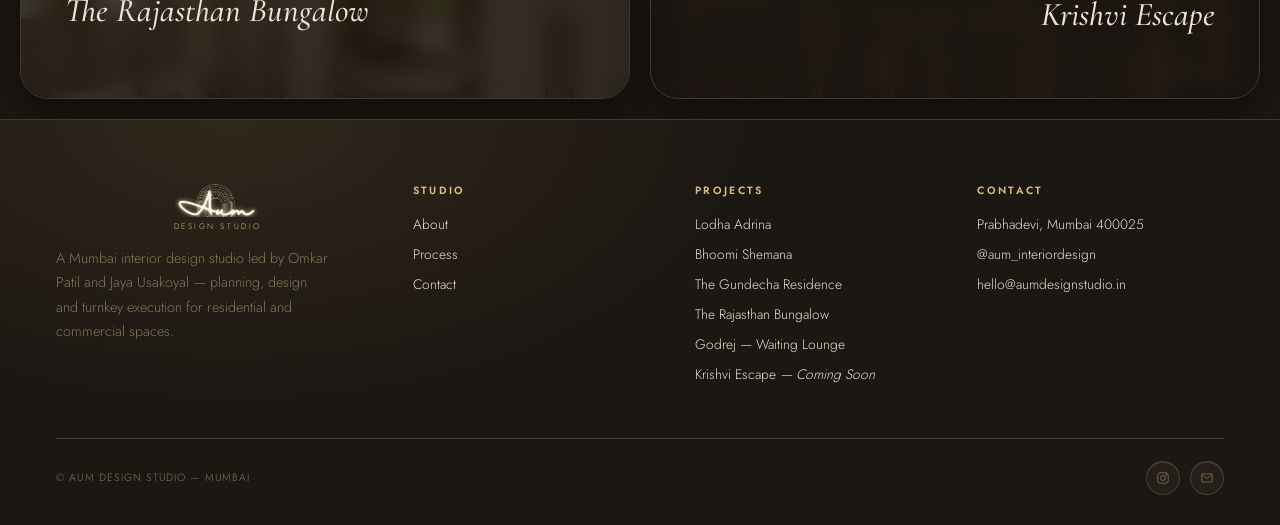
<file: projects/godrej-lounge.html>
<!doctype html>
<html lang="en-IN">
<head>
<meta charset="utf-8" />
<meta name="viewport" content="width=device-width, initial-scale=1" />
<title>Godrej Waiting Lounge, Vikhroli — Commercial Interior | AUM Design Studio</title>
<meta name="description" content="A corporate waiting and meeting lounge at Godrej, Vikhroli, Mumbai — wood-slatted walls, brass pendant lighting and warm marble. Commercial interior design and turnkey execution by AUM Design Studio." />
<link rel="stylesheet" href="../css/base.css" />
<link rel="stylesheet" href="../css/pages.css" />

<!-- AUTO-SEO:START (generated by scripts/seo_pass.py — do not edit by hand) -->
<link rel="canonical" href="https://neferchipss.github.io/auminteriors/projects/godrej-lounge.html" />
<meta name="robots" content="index, follow, max-image-preview:large, max-snippet:-1, max-video-preview:-1" />
<meta name="author" content="AUM Design Studio" />
<meta name="theme-color" content="#1B1712" />
<meta name="format-detection" content="telephone=no" />

<!-- Local / geographic signals -->
<meta name="geo.region" content="IN-MH" />
<meta name="geo.placename" content="Prabhadevi, Mumbai" />
<meta name="geo.position" content="19.0176;72.8290" />
<meta name="ICBM" content="19.0176, 72.8290" />

<!-- Open Graph -->
<meta property="og:type" content="article" />
<meta property="og:site_name" content="AUM Design Studio" />
<meta property="og:locale" content="en_IN" />
<meta property="og:url" content="https://neferchipss.github.io/auminteriors/projects/godrej-lounge.html" />
<meta property="og:title" content="Godrej Waiting Lounge, Vikhroli — Commercial Interior | AUM Design Studio" />
<meta property="og:description" content="A corporate waiting and meeting lounge at Godrej, Vikhroli, Mumbai — wood-slatted walls, brass pendant lighting and warm marble. Commercial interior design and turnkey execution by AUM Design Studio." />
<meta property="og:image" content="https://neferchipss.github.io/auminteriors/assets/og/godrej-lounge.jpg" />
<meta property="og:image:secure_url" content="https://neferchipss.github.io/auminteriors/assets/og/godrej-lounge.jpg" />
<meta property="og:image:type" content="image/jpeg" />
<meta property="og:image:width" content="1200" />
<meta property="og:image:height" content="630" />
<meta property="og:image:alt" content="Godrej waiting lounge interior, Vikhroli, Mumbai" />

<!-- Twitter / X -->
<meta name="twitter:card" content="summary_large_image" />
<meta name="twitter:title" content="Godrej Waiting Lounge, Vikhroli — Commercial Interior | AUM Design Studio" />
<meta name="twitter:description" content="A corporate waiting and meeting lounge at Godrej, Vikhroli, Mumbai — wood-slatted walls, brass pendant lighting and warm marble. Commercial interior design and turnkey execution by AUM Design Studio." />
<meta name="twitter:image" content="https://neferchipss.github.io/auminteriors/assets/og/godrej-lounge.jpg" />
<meta name="twitter:image:alt" content="Godrej waiting lounge interior, Vikhroli, Mumbai" />

<!-- Icons -->
<link rel="icon" href="../favicon.ico" sizes="any" />
<link rel="apple-touch-icon" href="../assets/icons/apple-touch-icon.png" />
<link rel="manifest" href="../site.webmanifest" />

<!-- Fonts are self-hosted: preload the two that render above the fold -->
<link rel="preload" as="font" type="font/woff2" href="../assets/fonts/jost.woff2" crossorigin />
<link rel="preload" as="font" type="font/woff2" href="../assets/fonts/cormorant-italic.woff2" crossorigin />

<script type="application/ld+json">
{
  "@context": "https://schema.org",
  "@graph": [
    {
      "@type": [
        "InteriorDesign",
        "LocalBusiness",
        "Organization"
      ],
      "@id": "https://neferchipss.github.io/auminteriors/#studio",
      "name": "AUM Design Studio",
      "url": "https://neferchipss.github.io/auminteriors/",
      "email": "hello@aumdesignstudio.in",
      "image": "https://neferchipss.github.io/auminteriors/assets/og/home.jpg",
      "logo": {
        "@type": "ImageObject",
        "url": "https://neferchipss.github.io/auminteriors/assets/icons/icon-512.png",
        "width": 512,
        "height": 512
      },
      "description": "Interior design studio in Prabhadevi, Mumbai, offering space planning, interior design and turnkey execution for residential and commercial spaces.",
      "address": {
        "@type": "PostalAddress",
        "addressLocality": "Prabhadevi",
        "addressRegion": "Maharashtra",
        "postalCode": "400025",
        "addressCountry": "IN"
      },
      "geo": {
        "@type": "GeoCoordinates",
        "latitude": "19.0176",
        "longitude": "72.8290"
      },
      "founder": [
        {
          "@type": "Person",
          "name": "Omkar Patil"
        },
        {
          "@type": "Person",
          "name": "Jaya Usakoyal"
        }
      ],
      "sameAs": [
        "https://www.instagram.com/aum_interiordesign/"
      ],
      "areaServed": [
        {
          "@type": "City",
          "name": "Mumbai"
        },
        {
          "@type": "AdministrativeArea",
          "name": "Maharashtra"
        },
        {
          "@type": "AdministrativeArea",
          "name": "Rajasthan"
        },
        {
          "@type": "Country",
          "name": "India"
        }
      ],
      "knowsAbout": [
        "Interior design",
        "Space planning",
        "Turnkey interior execution",
        "Residential interior design",
        "Commercial interior design",
        "Modular joinery"
      ],
      "hasOfferCatalog": {
        "@type": "OfferCatalog",
        "name": "Interior design services",
        "itemListElement": [
          {
            "@type": "Offer",
            "itemOffered": {
              "@type": "Service",
              "name": "Space Planning",
              "description": "Site study, budgeting and layout strategy for residential and commercial interiors.",
              "serviceType": "Space Planning",
              "provider": {
                "@id": "https://neferchipss.github.io/auminteriors/#studio"
              },
              "areaServed": {
                "@type": "City",
                "name": "Mumbai"
              }
            }
          },
          {
            "@type": "Offer",
            "itemOffered": {
              "@type": "Service",
              "name": "Interior Design",
              "description": "Concept development, material palette and detailing.",
              "serviceType": "Interior Design",
              "provider": {
                "@id": "https://neferchipss.github.io/auminteriors/#studio"
              },
              "areaServed": {
                "@type": "City",
                "name": "Mumbai"
              }
            }
          },
          {
            "@type": "Offer",
            "itemOffered": {
              "@type": "Service",
              "name": "Turnkey Execution",
              "description": "Complete build, furnishing and styling, managed in-house to handover.",
              "serviceType": "Turnkey Execution",
              "provider": {
                "@id": "https://neferchipss.github.io/auminteriors/#studio"
              },
              "areaServed": {
                "@type": "City",
                "name": "Mumbai"
              }
            }
          },
          {
            "@type": "Offer",
            "itemOffered": {
              "@type": "Service",
              "name": "Styling & Handover",
              "description": "Final dressing and styling, handed over ready to live in.",
              "serviceType": "Styling & Handover",
              "provider": {
                "@id": "https://neferchipss.github.io/auminteriors/#studio"
              },
              "areaServed": {
                "@type": "City",
                "name": "Mumbai"
              }
            }
          }
        ]
      }
    },
    {
      "@type": "WebPage",
      "@id": "https://neferchipss.github.io/auminteriors/projects/godrej-lounge.html#webpage",
      "url": "https://neferchipss.github.io/auminteriors/projects/godrej-lounge.html",
      "name": "Godrej Waiting Lounge, Vikhroli — Commercial Interior | AUM Design Studio",
      "description": "A corporate waiting and meeting lounge at Godrej, Vikhroli, Mumbai — wood-slatted walls, brass pendant lighting and warm marble. Commercial interior design and turnkey execution by AUM Design Studio.",
      "isPartOf": {
        "@id": "https://neferchipss.github.io/auminteriors/#website"
      },
      "primaryImageOfPage": {
        "@type": "ImageObject",
        "url": "https://neferchipss.github.io/auminteriors/assets/og/godrej-lounge.jpg"
      },
      "breadcrumb": {
        "@id": "https://neferchipss.github.io/auminteriors/projects/godrej-lounge.html#breadcrumb"
      }
    },
    {
      "@type": "BreadcrumbList",
      "@id": "https://neferchipss.github.io/auminteriors/projects/godrej-lounge.html#breadcrumb",
      "itemListElement": [
        {
          "@type": "ListItem",
          "position": 1,
          "name": "Home",
          "item": "https://neferchipss.github.io/auminteriors/"
        },
        {
          "@type": "ListItem",
          "position": 2,
          "name": "Projects",
          "item": "https://neferchipss.github.io/auminteriors/#projects"
        },
        {
          "@type": "ListItem",
          "position": 3,
          "name": "Godrej — Waiting Lounge"
        }
      ]
    },
    {
      "@type": "CreativeWork",
      "@id": "https://neferchipss.github.io/auminteriors/projects/godrej-lounge.html#project",
      "name": "Godrej — Waiting Lounge",
      "headline": "Godrej — Waiting Lounge",
      "description": "A corporate waiting and meeting lounge at Godrej, Vikhroli, Mumbai — wood-slatted walls, brass pendant lighting and warm marble. Commercial interior design and turnkey execution by AUM Design Studio.",
      "url": "https://neferchipss.github.io/auminteriors/projects/godrej-lounge.html",
      "image": "https://neferchipss.github.io/auminteriors/assets/og/godrej-lounge.jpg",
      "inLanguage": "en-IN",
      "creator": {
        "@id": "https://neferchipss.github.io/auminteriors/#studio"
      },
      "locationCreated": {
        "@type": "Place",
        "name": "Vikhroli, Mumbai",
        "address": {
          "@type": "PostalAddress",
          "addressLocality": "Vikhroli, Mumbai",
          "addressRegion": "Maharashtra",
          "addressCountry": "IN"
        }
      },
      "contentLocation": {
        "@type": "Place",
        "name": "Vikhroli, Mumbai",
        "address": {
          "@type": "PostalAddress",
          "addressLocality": "Vikhroli, Mumbai",
          "addressRegion": "Maharashtra",
          "addressCountry": "IN"
        }
      },
      "dateCreated": "2026",
      "genre": "Commercial",
      "keywords": "Godrej — Waiting Lounge, Vikhroli, Mumbai, Commercial, interior design, AUM Design Studio",
      "about": {
        "@type": "Thing",
        "name": "Commercial interior design"
      }
    }
  ]
}
</script>
<!-- AUTO-SEO:END -->
</head>
<body>
<svg xmlns="http://www.w3.org/2000/svg" style="display:none">
<defs>
<symbol id="i-plan" viewBox="0 0 24 24"><path d="M4 20L14 4l6 16M8.5 12.5h7" stroke-linecap="round" stroke-linejoin="round"/><circle cx="14" cy="4" r="1.1" fill="currentColor" stroke="none"/></symbol>
<symbol id="i-design" viewBox="0 0 24 24"><path d="M3 21l3.5-1 11-11-2.5-2.5-11 11L3 21z" stroke-linecap="round" stroke-linejoin="round"/><path d="M14 5l2.5 2.5" stroke-linecap="round"/><circle cx="19" cy="5" r="2"/></symbol>
<symbol id="i-key" viewBox="0 0 24 24"><circle cx="8" cy="9" r="4.2"/><path d="M11 12l9 9M17 15l2.2 2.2M14 18l1.8 1.8" stroke-linecap="round"/></symbol>
<symbol id="i-home" viewBox="0 0 24 24"><path d="M4 11.5L12 4l8 7.5M6 10v9.5h12V10" stroke-linecap="round" stroke-linejoin="round"/></symbol>
<symbol id="i-building" viewBox="0 0 24 24"><rect x="6" y="3" width="12" height="18" rx="0.5"/><path d="M9 7h1M14 7h1M9 11h1M14 11h1M9 15h1M14 15h1M10 21v-4h4v4" stroke-linecap="round"/></symbol>
<symbol id="i-arrow-right" viewBox="0 0 24 24"><path d="M4 12h16M14 6l6 6-6 6" stroke-linecap="round" stroke-linejoin="round"/></symbol>
<symbol id="i-arrow-up-right" viewBox="0 0 24 24"><path d="M6 18L18 6M9 6h9v9" stroke-linecap="round" stroke-linejoin="round"/></symbol>
<symbol id="i-play" viewBox="0 0 24 24"><circle cx="12" cy="12" r="9.2"/><path d="M10 8.5l6 3.5-6 3.5v-7z" stroke-linejoin="round"/></symbol>
<symbol id="i-close" viewBox="0 0 24 24"><path d="M5 5l14 14M19 5L5 19" stroke-linecap="round"/></symbol>
<symbol id="i-chevron-left" viewBox="0 0 24 24"><path d="M15 5l-7 7 7 7" stroke-linecap="round" stroke-linejoin="round"/></symbol>
<symbol id="i-chevron-right" viewBox="0 0 24 24"><path d="M9 5l7 7-7 7" stroke-linecap="round" stroke-linejoin="round"/></symbol>
<symbol id="i-instagram" viewBox="0 0 24 24"><rect x="3" y="3" width="18" height="18" rx="5"/><circle cx="12" cy="12" r="4.2"/><circle cx="17.6" cy="6.4" r="1"/></symbol>
<symbol id="i-mail" viewBox="0 0 24 24"><rect x="3" y="5" width="18" height="14" rx="1.5"/><path d="M4 6.5l8 6.5 8-6.5" stroke-linecap="round" stroke-linejoin="round"/></symbol>
<symbol id="i-phone" viewBox="0 0 24 24"><path d="M5 4h3.2l1.3 4.2-2 1.6a12 12 0 006.7 6.7l1.6-2 4.2 1.3V19a2 2 0 01-2.2 2A16 16 0 013 6.2 2 2 0 015 4z" stroke-linejoin="round"/></symbol>
<symbol id="i-pin" viewBox="0 0 24 24"><path d="M12 22s7-7.4 7-12.6A7 7 0 105 9.4C5 14.6 12 22 12 22z" stroke-linejoin="round"/><circle cx="12" cy="9.4" r="2.4"/></symbol>
<symbol id="i-sparkle" viewBox="0 0 24 24"><path d="M12 3l1.8 5.6L19 10l-5.2 1.7L12 17l-1.8-5.3L5 10l5.2-1.4L12 3z" stroke-linejoin="round"/></symbol>
<symbol id="i-grid" viewBox="0 0 24 24"><rect x="3.5" y="3.5" width="7" height="7"/><rect x="13.5" y="3.5" width="7" height="7"/><rect x="3.5" y="13.5" width="7" height="7"/><rect x="13.5" y="13.5" width="7" height="7"/></symbol>
<symbol id="i-ruler" viewBox="0 0 24 24"><path d="M3 15l6-6 12 12-6 6L3 15z" stroke-linejoin="round"/><path d="M7 15l2-2M10 18l2-2M13 21l2-2" stroke-linecap="round"/></symbol>
<symbol id="i-scope" viewBox="0 0 24 24"><circle cx="12" cy="12" r="8.5"/><circle cx="12" cy="12" r="2.2" fill="currentColor" stroke="none"/><path d="M12 3.5V6M12 18v2.5M3.5 12H6M18 12h2.5" stroke-linecap="round"/></symbol>
<symbol id="i-calendar" viewBox="0 0 24 24"><rect x="3.5" y="5" width="17" height="15" rx="1.5"/><path d="M3.5 9.5h17M8 3v4M16 3v4" stroke-linecap="round"/></symbol>
</defs>
</svg>

<header class="site-header">
  <a href="../index.html" class="logo">
    <img class="logo-mark" src="../assets/img/logo-mark.png" alt="Aum" />
    <span class="logo-caps">Design Studio</span>
  </a>
  <nav class="main-nav">
    <a href="../index.html">Home</a>
    <a href="../index.html#studio">Studio</a>
    <a href="../index.html#projects" class="active">Projects</a>
    <a href="../index.html#process">Process</a>
    <a href="../index.html#contact">Contact</a>
    <a href="https://www.instagram.com/aum_interiordesign/" class="icon-link" aria-label="Instagram" target="_blank" rel="noopener"><svg class="icon"><use href="#i-instagram"></use></svg></a>
  </nav>
  <button class="nav-toggle" aria-label="Menu" aria-expanded="false"><svg class="icon"><use href="#i-grid"></use></svg></button>
</header>
<main id="content">

<section class="p-hero">
  <picture>
<source media="(max-width:760px)" srcset="../assets/img/godrej-lounge/hero-mobile.jpg" />
<img src="../assets/img/godrej-lounge/hero-desktop.jpg" alt="Godrej — Waiting Lounge" width="2280" height="720" />
</picture>
  <div class="wrap p-hero-content">
    <div class="breadcrumb"><a href="../index.html">Home</a> <svg class="icon"><use href="#i-chevron-right"></use></svg> <a href="../index.html#projects">Projects</a> <svg class="icon"><use href="#i-chevron-right"></use></svg> <span>Godrej — Waiting Lounge</span></div>
    <h1>Godrej — Waiting Lounge</h1>
    <div class="p-hero-tags">
      <span class="tag"><svg class="icon"><use href="#i-building"></use></svg> Commercial</span>
      <span class="tag"><svg class="icon"><use href="#i-pin"></use></svg> Vikhroli</span>
      <span class="tag"><svg class="icon"><use href="#i-ruler"></use></svg> Design · Turnkey</span>
    </div>
  </div>
</section>

<section class="meta-bar">
  <div class="wrap">
    <div class="meta-grid">
      <div class="meta-item"><svg class="icon"><use href="#i-pin"></use></svg><div><span class="lbl">Location</span><span class="val">Vikhroli</span></div></div>
      <div class="meta-item"><svg class="icon"><use href="#i-building"></use></svg><div><span class="lbl">Type</span><span class="val">Commercial</span></div></div>
      <div class="meta-item"><svg class="icon"><use href="#i-ruler"></use></svg><div><span class="lbl">Scope</span><span class="val">Design · Turnkey</span></div></div>
      <div class="meta-item"><svg class="icon"><use href="#i-calendar"></use></svg><div><span class="lbl">Year</span><span class="val">2026</span></div></div>
    </div>
  </div>
</section>

<section class="p-intro">
  <div class="wrap reveal">
    <p>The waiting and meeting area at Godrej Vikhroli sets a warm, professional tone with earthy wood-slatted walls, brass pendant lighting and a curated display against warm marble — a welcoming yet polished first impression for visitors.</p>
  </div>
</section>

<section class="p-floorplan">
  <div class="wrap">
    <div class="p-floorplan-head reveal">
      <div class="eyebrow"><svg class="icon"><use href="#i-plan"></use></svg> Floor Plan</div>
      <h2>Waiting area &amp; office layout.</h2>
    </div>
    <div class="fp-anchor"></div>
    <div class="fp-layout">
      <a class="fp-glass reveal reveal-delay-1" href="../assets/img/godrej-lounge/floorplan-lineart.png" data-lightbox="floorplan" data-full="../assets/img/godrej-lounge/floorplan-lineart.png">
        <div class="fp-glass-image"></div>
        <div class="fp-glass-tint"></div>
        <img class="fp-glass-plan" src="../assets/img/godrej-lounge/floorplan-lineart.png" alt="Godrej Waiting Lounge — waiting area floor plan, Vikhroli, Mumbai" loading="lazy" width="1396" height="1127" />
        <div class="fp-tag"><span>Godrej Vikhroli — Waiting Area</span><svg class="icon"><use href="#i-arrow-up-right"></use></svg></div>
      </a>
      <div class="fp-props reveal reveal-delay-1">
        <a class="fp-prop-card" href="../assets/img/godrej-lounge/gallery-01.jpg" data-lightbox="props-godrej" data-full="../assets/img/godrej-lounge/gallery-01.jpg">
          <img src="../assets/img/godrej-lounge/gallery-01.jpg" alt="Godrej Waiting Lounge interior, Vikhroli, Mumbai — detail" loading="lazy" width="1672" height="941" /><svg class="icon"><use href="#i-arrow-up-right"></use></svg>
        </a>
        <a class="fp-prop-card" href="../assets/img/godrej-lounge/gallery-03.jpg" data-lightbox="props-godrej" data-full="../assets/img/godrej-lounge/gallery-03.jpg">
          <img src="../assets/img/godrej-lounge/gallery-03.jpg" alt="Godrej Waiting Lounge interior, Vikhroli, Mumbai — detail" loading="lazy" width="1114" height="1412" /><svg class="icon"><use href="#i-arrow-up-right"></use></svg>
        </a>
        <a class="fp-prop-card" href="../assets/img/godrej-lounge/gallery-02.jpg" data-lightbox="props-godrej" data-full="../assets/img/godrej-lounge/gallery-02.jpg">
          <img src="../assets/img/godrej-lounge/gallery-02.jpg" alt="Godrej Waiting Lounge interior, Vikhroli, Mumbai — detail" loading="lazy" width="1402" height="1122" /><svg class="icon"><use href="#i-arrow-up-right"></use></svg>
        </a>
      </div>
    </div>
    <div class="fp-anchor fp-anchor-bottom"></div>
  </div>
</section>

<section class="p-gallery">
  <div class="wrap">
    <div class="masonry reveal">
      <a class="frame" href="../assets/img/godrej-lounge/gallery-01.jpg" data-lightbox="gallery" data-full="../assets/img/godrej-lounge/gallery-01.jpg"><img src="../assets/img/godrej-lounge/gallery-01.jpg" alt="Godrej Waiting Lounge interior, Vikhroli, Mumbai — photograph 1 of 3" loading="lazy" width="1672" height="941" /><svg class="icon"><use href="#i-arrow-up-right"></use></svg></a>
<a class="frame" href="../assets/img/godrej-lounge/gallery-02.jpg" data-lightbox="gallery" data-full="../assets/img/godrej-lounge/gallery-02.jpg"><img src="../assets/img/godrej-lounge/gallery-02.jpg" alt="Godrej Waiting Lounge interior, Vikhroli, Mumbai — photograph 2 of 3" loading="lazy" width="1402" height="1122" /><svg class="icon"><use href="#i-arrow-up-right"></use></svg></a>
<a class="frame" href="../assets/img/godrej-lounge/gallery-03.jpg" data-lightbox="gallery" data-full="../assets/img/godrej-lounge/gallery-03.jpg"><img src="../assets/img/godrej-lounge/gallery-03.jpg" alt="Godrej Waiting Lounge interior, Vikhroli, Mumbai — photograph 3 of 3" loading="lazy" width="1114" height="1412" /><svg class="icon"><use href="#i-arrow-up-right"></use></svg></a>

    </div>
  </div>
</section>


<section class="p-nextprev">
  <div class="nextprev-grid">
    <a class="np-link prev" href="rajasthan-bungalow.html">
      <div class="frame"><img src="../assets/img/rajasthan-bungalow/card.jpg" alt="The Rajasthan Bungalow" loading="lazy" width="1200" height="900" /></div>
      <div class="np-inner"><div class="eyebrow"><svg class="icon"><use href="#i-chevron-left"></use></svg> Previous</div><h3>The Rajasthan Bungalow</h3></div>
    </a>
    <a class="np-link next" href="krishvi-escape.html">
      <div class="frame"><img src="../assets/img/krishvi-escape/floorplan.jpg" alt="Krishvi Escape" loading="lazy" width="1484" height="1060" /></div>
      <div class="np-inner"><div class="eyebrow">Next <svg class="icon"><use href="#i-chevron-right"></use></svg></div><h3>Krishvi Escape</h3></div>
    </a>
  </div>
</section>

</main>
<footer class="site-footer">
  <div class="wrap">
    <div class="footer-top">
      <div>
        <a href="../index.html" class="logo"><img class="logo-mark" src="../assets/img/logo-mark.png" alt="Aum" /><span class="logo-caps">Design Studio</span></a>
        <p>A Mumbai interior design studio led by Omkar Patil and Jaya Usakoyal — planning, design and turnkey execution for residential and commercial spaces.</p>
      </div>
      <div class="footer-col"><h4>Studio</h4>
        <a href="../index.html#studio">About</a>
        <a href="../index.html#process">Process</a>
        <a href="../index.html#contact">Contact</a>
      </div>
      <div class="footer-col"><h4>Projects</h4>
        <a href="../projects/lodha-adrina.html">Lodha Adrina</a>
<a href="../projects/bhoomi-shemana.html">Bhoomi Shemana</a>
<a href="../projects/gundechaal-residence.html">The Gundecha Residence</a>
<a href="../projects/rajasthan-bungalow.html">The Rajasthan Bungalow</a>
<a href="../projects/godrej-lounge.html">Godrej — Waiting Lounge</a>
<a href="../projects/krishvi-escape.html">Krishvi Escape <em>— Coming Soon</em></a>
      </div>
      <div class="footer-col"><h4>Contact</h4>
        <span>Prabhadevi, Mumbai 400025</span>
        <a href="https://www.instagram.com/aum_interiordesign/" target="_blank" rel="noopener">@aum_interiordesign</a>
        <a href="mailto:hello@aumdesignstudio.in">hello@aumdesignstudio.in</a>
      </div>
    </div>
    <div class="footer-bottom">
      <span>&copy; AUM Design Studio — Mumbai</span>
      <div class="footer-social">
        <a href="https://www.instagram.com/aum_interiordesign/" class="icon-link" aria-label="Instagram" target="_blank" rel="noopener"><svg class="icon"><use href="#i-instagram"></use></svg></a>
        <a href="mailto:hello@aumdesignstudio.in" class="icon-link" aria-label="Email"><svg class="icon"><use href="#i-mail"></use></svg></a>
      </div>
    </div>
  </div>
</footer>
<script src="../js/site.js"></script>
</body>
</html>
</file>
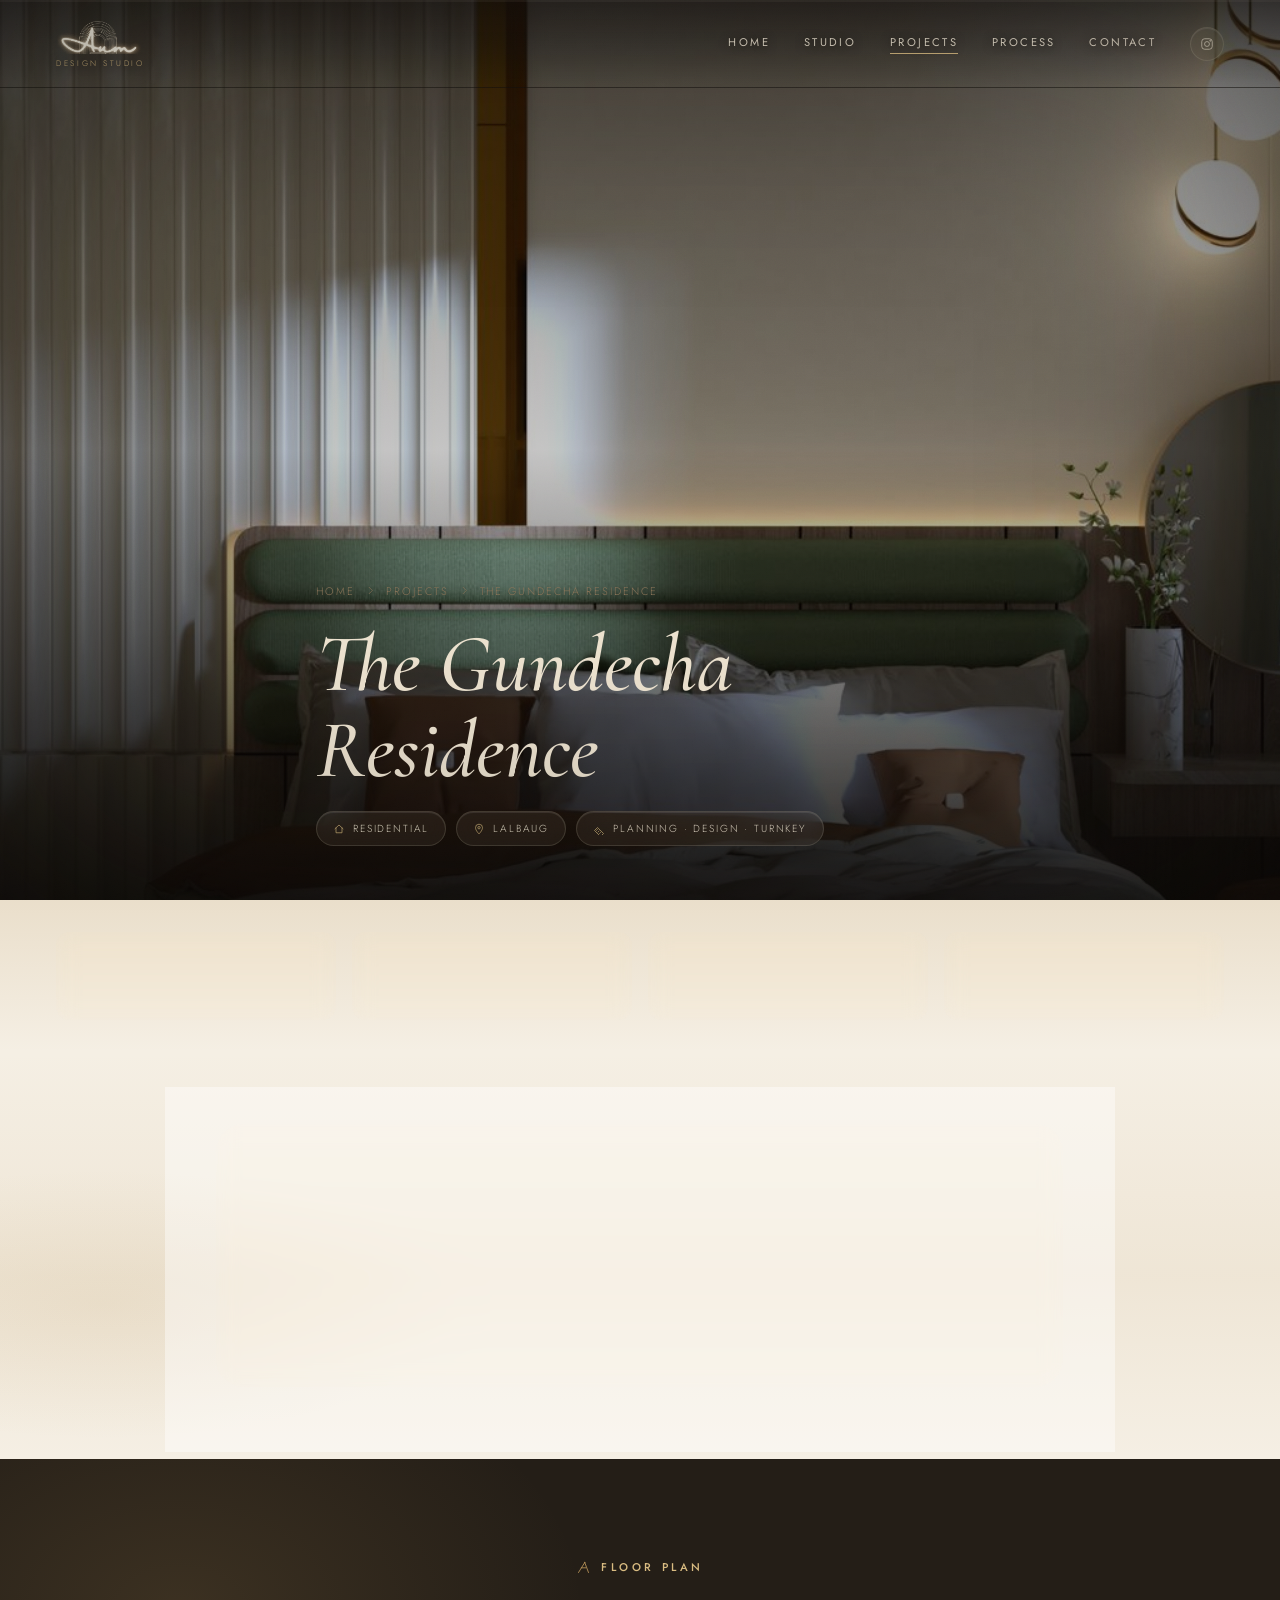
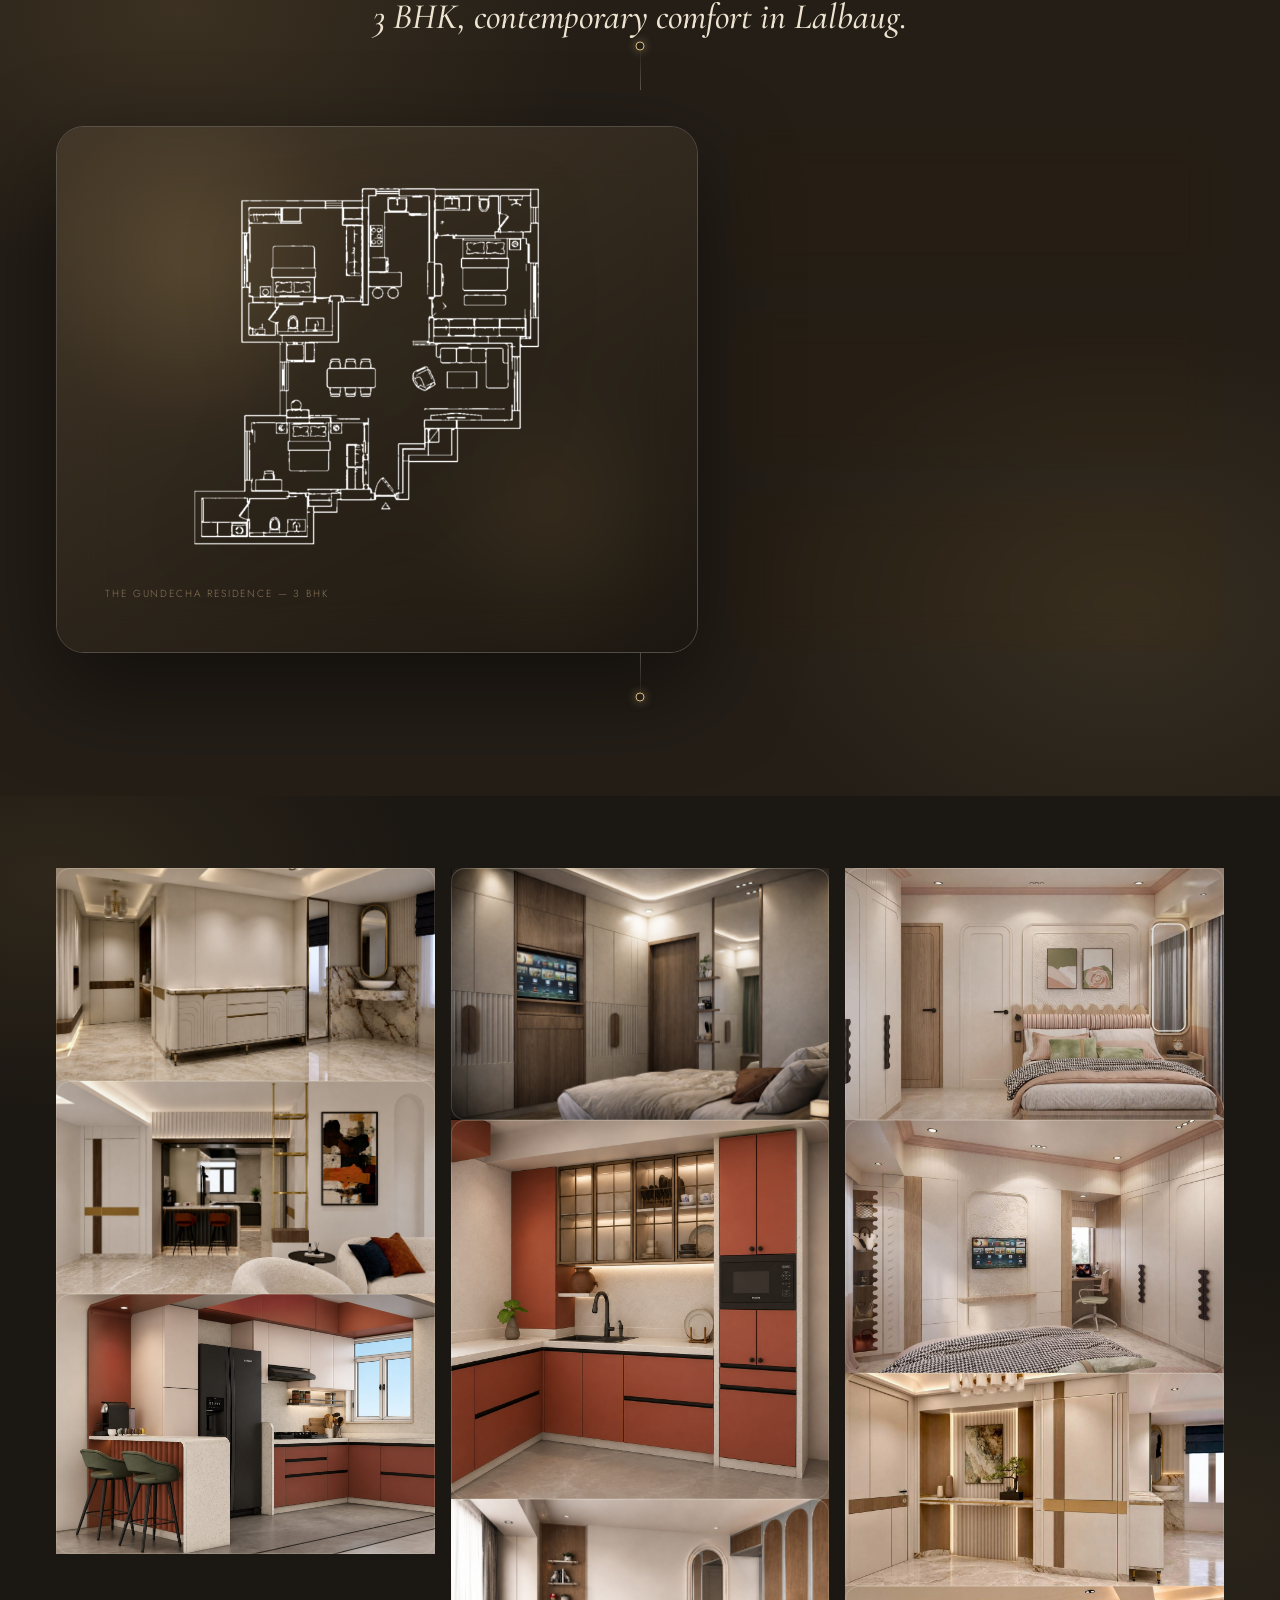
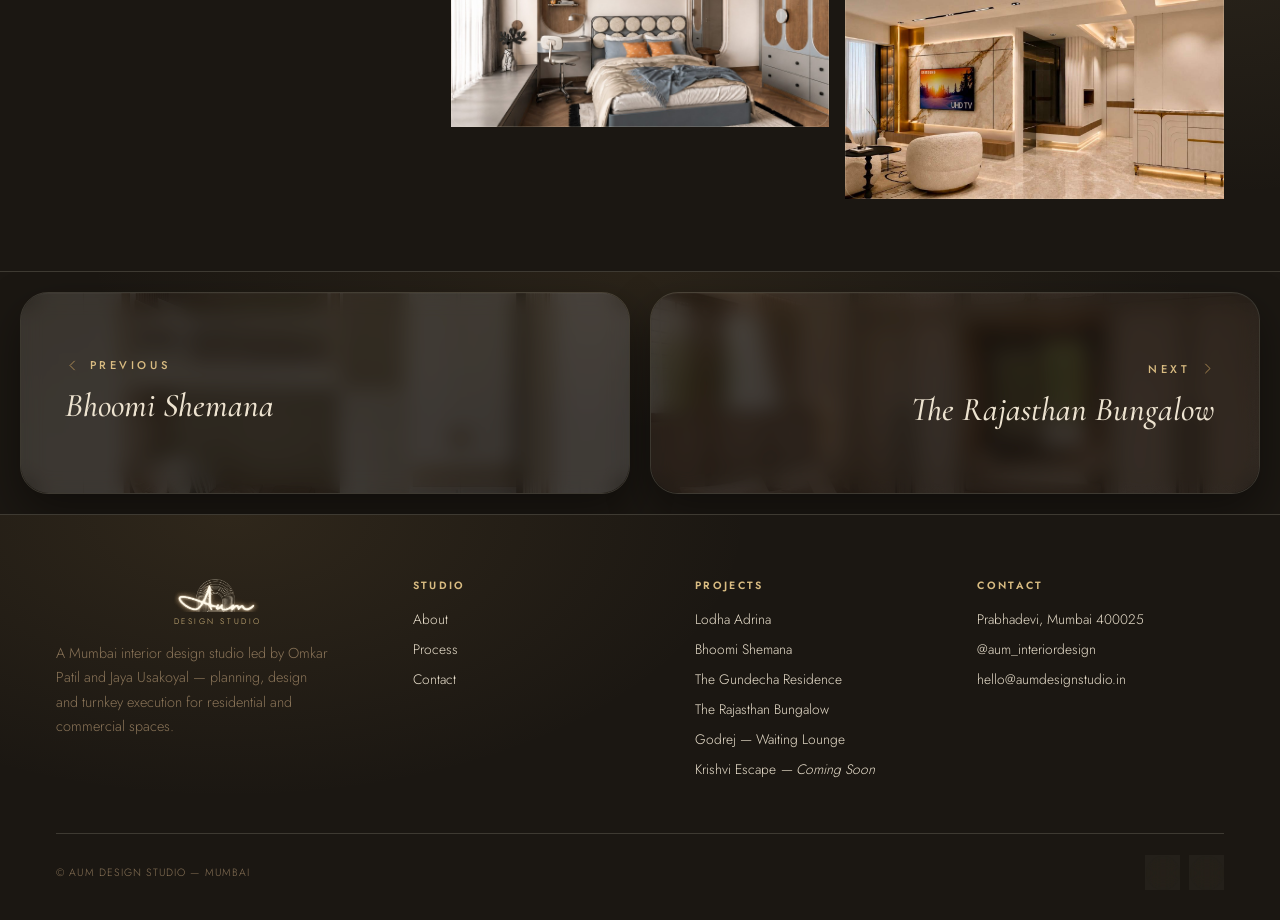
<file: projects/gundechaal-residence.html>
<!doctype html>
<html lang="en-IN">
<head>
<meta charset="utf-8" />
<meta name="viewport" content="width=device-width, initial-scale=1" />
<title>The Gundecha Residence, Lalbaug — 3BHK Interior | AUM Design Studio</title>
<meta name="description" content="A 3BHK residence in Lalbaug, Mumbai — warm neutrals, brushed gold accents and rich wood tones. Planning, design and turnkey execution by AUM Design Studio." />
<link rel="stylesheet" href="../css/base.css" />
<link rel="stylesheet" href="../css/pages.css" />

<!-- AUTO-SEO:START (generated by scripts/seo_pass.py — do not edit by hand) -->
<link rel="canonical" href="https://neferchipss.github.io/auminteriors/projects/gundechaal-residence.html" />
<meta name="robots" content="index, follow, max-image-preview:large, max-snippet:-1, max-video-preview:-1" />
<meta name="author" content="AUM Design Studio" />
<meta name="theme-color" content="#1B1712" />
<meta name="format-detection" content="telephone=no" />

<!-- Local / geographic signals -->
<meta name="geo.region" content="IN-MH" />
<meta name="geo.placename" content="Prabhadevi, Mumbai" />
<meta name="geo.position" content="19.0176;72.8290" />
<meta name="ICBM" content="19.0176, 72.8290" />

<!-- Open Graph -->
<meta property="og:type" content="article" />
<meta property="og:site_name" content="AUM Design Studio" />
<meta property="og:locale" content="en_IN" />
<meta property="og:url" content="https://neferchipss.github.io/auminteriors/projects/gundechaal-residence.html" />
<meta property="og:title" content="The Gundecha Residence, Lalbaug — 3BHK Interior | AUM Design Studio" />
<meta property="og:description" content="A 3BHK residence in Lalbaug, Mumbai — warm neutrals, brushed gold accents and rich wood tones. Planning, design and turnkey execution by AUM Design Studio." />
<meta property="og:image" content="https://neferchipss.github.io/auminteriors/assets/og/gundechaal-residence.jpg" />
<meta property="og:image:secure_url" content="https://neferchipss.github.io/auminteriors/assets/og/gundechaal-residence.jpg" />
<meta property="og:image:type" content="image/jpeg" />
<meta property="og:image:width" content="1200" />
<meta property="og:image:height" content="630" />
<meta property="og:image:alt" content="The Gundecha Residence interior, Lalbaug, Mumbai" />

<!-- Twitter / X -->
<meta name="twitter:card" content="summary_large_image" />
<meta name="twitter:title" content="The Gundecha Residence, Lalbaug — 3BHK Interior | AUM Design Studio" />
<meta name="twitter:description" content="A 3BHK residence in Lalbaug, Mumbai — warm neutrals, brushed gold accents and rich wood tones. Planning, design and turnkey execution by AUM Design Studio." />
<meta name="twitter:image" content="https://neferchipss.github.io/auminteriors/assets/og/gundechaal-residence.jpg" />
<meta name="twitter:image:alt" content="The Gundecha Residence interior, Lalbaug, Mumbai" />

<!-- Icons -->
<link rel="icon" href="../favicon.ico" sizes="any" />
<link rel="apple-touch-icon" href="../assets/icons/apple-touch-icon.png" />
<link rel="manifest" href="../site.webmanifest" />

<!-- Fonts are self-hosted: preload the two that render above the fold -->
<link rel="preload" as="font" type="font/woff2" href="../assets/fonts/jost.woff2" crossorigin />
<link rel="preload" as="font" type="font/woff2" href="../assets/fonts/cormorant-italic.woff2" crossorigin />

<script type="application/ld+json">
{
  "@context": "https://schema.org",
  "@graph": [
    {
      "@type": [
        "InteriorDesign",
        "LocalBusiness",
        "Organization"
      ],
      "@id": "https://neferchipss.github.io/auminteriors/#studio",
      "name": "AUM Design Studio",
      "url": "https://neferchipss.github.io/auminteriors/",
      "email": "hello@aumdesignstudio.in",
      "image": "https://neferchipss.github.io/auminteriors/assets/og/home.jpg",
      "logo": {
        "@type": "ImageObject",
        "url": "https://neferchipss.github.io/auminteriors/assets/icons/icon-512.png",
        "width": 512,
        "height": 512
      },
      "description": "Interior design studio in Prabhadevi, Mumbai, offering space planning, interior design and turnkey execution for residential and commercial spaces.",
      "address": {
        "@type": "PostalAddress",
        "addressLocality": "Prabhadevi",
        "addressRegion": "Maharashtra",
        "postalCode": "400025",
        "addressCountry": "IN"
      },
      "geo": {
        "@type": "GeoCoordinates",
        "latitude": "19.0176",
        "longitude": "72.8290"
      },
      "founder": [
        {
          "@type": "Person",
          "name": "Omkar Patil"
        },
        {
          "@type": "Person",
          "name": "Jaya Usakoyal"
        }
      ],
      "sameAs": [
        "https://www.instagram.com/aum_interiordesign/"
      ],
      "areaServed": [
        {
          "@type": "City",
          "name": "Mumbai"
        },
        {
          "@type": "AdministrativeArea",
          "name": "Maharashtra"
        },
        {
          "@type": "AdministrativeArea",
          "name": "Rajasthan"
        },
        {
          "@type": "Country",
          "name": "India"
        }
      ],
      "knowsAbout": [
        "Interior design",
        "Space planning",
        "Turnkey interior execution",
        "Residential interior design",
        "Commercial interior design",
        "Modular joinery"
      ],
      "hasOfferCatalog": {
        "@type": "OfferCatalog",
        "name": "Interior design services",
        "itemListElement": [
          {
            "@type": "Offer",
            "itemOffered": {
              "@type": "Service",
              "name": "Space Planning",
              "description": "Site study, budgeting and layout strategy for residential and commercial interiors.",
              "serviceType": "Space Planning",
              "provider": {
                "@id": "https://neferchipss.github.io/auminteriors/#studio"
              },
              "areaServed": {
                "@type": "City",
                "name": "Mumbai"
              }
            }
          },
          {
            "@type": "Offer",
            "itemOffered": {
              "@type": "Service",
              "name": "Interior Design",
              "description": "Concept development, material palette and detailing.",
              "serviceType": "Interior Design",
              "provider": {
                "@id": "https://neferchipss.github.io/auminteriors/#studio"
              },
              "areaServed": {
                "@type": "City",
                "name": "Mumbai"
              }
            }
          },
          {
            "@type": "Offer",
            "itemOffered": {
              "@type": "Service",
              "name": "Turnkey Execution",
              "description": "Complete build, furnishing and styling, managed in-house to handover.",
              "serviceType": "Turnkey Execution",
              "provider": {
                "@id": "https://neferchipss.github.io/auminteriors/#studio"
              },
              "areaServed": {
                "@type": "City",
                "name": "Mumbai"
              }
            }
          },
          {
            "@type": "Offer",
            "itemOffered": {
              "@type": "Service",
              "name": "Styling & Handover",
              "description": "Final dressing and styling, handed over ready to live in.",
              "serviceType": "Styling & Handover",
              "provider": {
                "@id": "https://neferchipss.github.io/auminteriors/#studio"
              },
              "areaServed": {
                "@type": "City",
                "name": "Mumbai"
              }
            }
          }
        ]
      }
    },
    {
      "@type": "WebPage",
      "@id": "https://neferchipss.github.io/auminteriors/projects/gundechaal-residence.html#webpage",
      "url": "https://neferchipss.github.io/auminteriors/projects/gundechaal-residence.html",
      "name": "The Gundecha Residence, Lalbaug — 3BHK Interior | AUM Design Studio",
      "description": "A 3BHK residence in Lalbaug, Mumbai — warm neutrals, brushed gold accents and rich wood tones. Planning, design and turnkey execution by AUM Design Studio.",
      "isPartOf": {
        "@id": "https://neferchipss.github.io/auminteriors/#website"
      },
      "primaryImageOfPage": {
        "@type": "ImageObject",
        "url": "https://neferchipss.github.io/auminteriors/assets/og/gundechaal-residence.jpg"
      },
      "breadcrumb": {
        "@id": "https://neferchipss.github.io/auminteriors/projects/gundechaal-residence.html#breadcrumb"
      }
    },
    {
      "@type": "BreadcrumbList",
      "@id": "https://neferchipss.github.io/auminteriors/projects/gundechaal-residence.html#breadcrumb",
      "itemListElement": [
        {
          "@type": "ListItem",
          "position": 1,
          "name": "Home",
          "item": "https://neferchipss.github.io/auminteriors/"
        },
        {
          "@type": "ListItem",
          "position": 2,
          "name": "Projects",
          "item": "https://neferchipss.github.io/auminteriors/#projects"
        },
        {
          "@type": "ListItem",
          "position": 3,
          "name": "The Gundecha Residence"
        }
      ]
    },
    {
      "@type": "CreativeWork",
      "@id": "https://neferchipss.github.io/auminteriors/projects/gundechaal-residence.html#project",
      "name": "The Gundecha Residence",
      "headline": "The Gundecha Residence",
      "description": "A 3BHK residence in Lalbaug, Mumbai — warm neutrals, brushed gold accents and rich wood tones. Planning, design and turnkey execution by AUM Design Studio.",
      "url": "https://neferchipss.github.io/auminteriors/projects/gundechaal-residence.html",
      "image": "https://neferchipss.github.io/auminteriors/assets/og/gundechaal-residence.jpg",
      "inLanguage": "en-IN",
      "creator": {
        "@id": "https://neferchipss.github.io/auminteriors/#studio"
      },
      "locationCreated": {
        "@type": "Place",
        "name": "Lalbaug, Mumbai",
        "address": {
          "@type": "PostalAddress",
          "addressLocality": "Lalbaug, Mumbai",
          "addressRegion": "Maharashtra",
          "addressCountry": "IN"
        }
      },
      "contentLocation": {
        "@type": "Place",
        "name": "Lalbaug, Mumbai",
        "address": {
          "@type": "PostalAddress",
          "addressLocality": "Lalbaug, Mumbai",
          "addressRegion": "Maharashtra",
          "addressCountry": "IN"
        }
      },
      "dateCreated": "2026",
      "genre": "Residential",
      "keywords": "The Gundecha Residence, Lalbaug, Mumbai, Residential, interior design, AUM Design Studio",
      "about": {
        "@type": "Thing",
        "name": "Residential interior design"
      }
    }
  ]
}
</script>
<!-- AUTO-SEO:END -->
</head>
<body>
<svg xmlns="http://www.w3.org/2000/svg" style="display:none">
<defs>
<symbol id="i-plan" viewBox="0 0 24 24"><path d="M4 20L14 4l6 16M8.5 12.5h7" stroke-linecap="round" stroke-linejoin="round"/><circle cx="14" cy="4" r="1.1" fill="currentColor" stroke="none"/></symbol>
<symbol id="i-design" viewBox="0 0 24 24"><path d="M3 21l3.5-1 11-11-2.5-2.5-11 11L3 21z" stroke-linecap="round" stroke-linejoin="round"/><path d="M14 5l2.5 2.5" stroke-linecap="round"/><circle cx="19" cy="5" r="2"/></symbol>
<symbol id="i-key" viewBox="0 0 24 24"><circle cx="8" cy="9" r="4.2"/><path d="M11 12l9 9M17 15l2.2 2.2M14 18l1.8 1.8" stroke-linecap="round"/></symbol>
<symbol id="i-home" viewBox="0 0 24 24"><path d="M4 11.5L12 4l8 7.5M6 10v9.5h12V10" stroke-linecap="round" stroke-linejoin="round"/></symbol>
<symbol id="i-building" viewBox="0 0 24 24"><rect x="6" y="3" width="12" height="18" rx="0.5"/><path d="M9 7h1M14 7h1M9 11h1M14 11h1M9 15h1M14 15h1M10 21v-4h4v4" stroke-linecap="round"/></symbol>
<symbol id="i-arrow-right" viewBox="0 0 24 24"><path d="M4 12h16M14 6l6 6-6 6" stroke-linecap="round" stroke-linejoin="round"/></symbol>
<symbol id="i-arrow-up-right" viewBox="0 0 24 24"><path d="M6 18L18 6M9 6h9v9" stroke-linecap="round" stroke-linejoin="round"/></symbol>
<symbol id="i-play" viewBox="0 0 24 24"><circle cx="12" cy="12" r="9.2"/><path d="M10 8.5l6 3.5-6 3.5v-7z" stroke-linejoin="round"/></symbol>
<symbol id="i-close" viewBox="0 0 24 24"><path d="M5 5l14 14M19 5L5 19" stroke-linecap="round"/></symbol>
<symbol id="i-chevron-left" viewBox="0 0 24 24"><path d="M15 5l-7 7 7 7" stroke-linecap="round" stroke-linejoin="round"/></symbol>
<symbol id="i-chevron-right" viewBox="0 0 24 24"><path d="M9 5l7 7-7 7" stroke-linecap="round" stroke-linejoin="round"/></symbol>
<symbol id="i-instagram" viewBox="0 0 24 24"><rect x="3" y="3" width="18" height="18" rx="5"/><circle cx="12" cy="12" r="4.2"/><circle cx="17.6" cy="6.4" r="1"/></symbol>
<symbol id="i-mail" viewBox="0 0 24 24"><rect x="3" y="5" width="18" height="14" rx="1.5"/><path d="M4 6.5l8 6.5 8-6.5" stroke-linecap="round" stroke-linejoin="round"/></symbol>
<symbol id="i-phone" viewBox="0 0 24 24"><path d="M5 4h3.2l1.3 4.2-2 1.6a12 12 0 006.7 6.7l1.6-2 4.2 1.3V19a2 2 0 01-2.2 2A16 16 0 013 6.2 2 2 0 015 4z" stroke-linejoin="round"/></symbol>
<symbol id="i-pin" viewBox="0 0 24 24"><path d="M12 22s7-7.4 7-12.6A7 7 0 105 9.4C5 14.6 12 22 12 22z" stroke-linejoin="round"/><circle cx="12" cy="9.4" r="2.4"/></symbol>
<symbol id="i-sparkle" viewBox="0 0 24 24"><path d="M12 3l1.8 5.6L19 10l-5.2 1.7L12 17l-1.8-5.3L5 10l5.2-1.4L12 3z" stroke-linejoin="round"/></symbol>
<symbol id="i-grid" viewBox="0 0 24 24"><rect x="3.5" y="3.5" width="7" height="7"/><rect x="13.5" y="3.5" width="7" height="7"/><rect x="3.5" y="13.5" width="7" height="7"/><rect x="13.5" y="13.5" width="7" height="7"/></symbol>
<symbol id="i-ruler" viewBox="0 0 24 24"><path d="M3 15l6-6 12 12-6 6L3 15z" stroke-linejoin="round"/><path d="M7 15l2-2M10 18l2-2M13 21l2-2" stroke-linecap="round"/></symbol>
<symbol id="i-scope" viewBox="0 0 24 24"><circle cx="12" cy="12" r="8.5"/><circle cx="12" cy="12" r="2.2" fill="currentColor" stroke="none"/><path d="M12 3.5V6M12 18v2.5M3.5 12H6M18 12h2.5" stroke-linecap="round"/></symbol>
<symbol id="i-calendar" viewBox="0 0 24 24"><rect x="3.5" y="5" width="17" height="15" rx="1.5"/><path d="M3.5 9.5h17M8 3v4M16 3v4" stroke-linecap="round"/></symbol>
</defs>
</svg>

<header class="site-header">
  <a href="../index.html" class="logo">
    <img class="logo-mark" src="../assets/img/logo-mark.png" alt="Aum" />
    <span class="logo-caps">Design Studio</span>
  </a>
  <nav class="main-nav">
    <a href="../index.html">Home</a>
    <a href="../index.html#studio">Studio</a>
    <a href="../index.html#projects" class="active">Projects</a>
    <a href="../index.html#process">Process</a>
    <a href="../index.html#contact">Contact</a>
    <a href="https://www.instagram.com/aum_interiordesign/" class="icon-link" aria-label="Instagram" target="_blank" rel="noopener"><svg class="icon"><use href="#i-instagram"></use></svg></a>
  </nav>
  <button class="nav-toggle" aria-label="Menu" aria-expanded="false"><svg class="icon"><use href="#i-grid"></use></svg></button>
</header>
<main id="content">

<section class="p-hero">
  <picture>
<source media="(max-width:760px)" srcset="../assets/img/gundechaal-residence/hero-mobile.jpg" />
<img src="../assets/img/gundechaal-residence/hero-desktop.jpg" alt="The Gundecha Residence" width="2280" height="720" />
</picture>
  <div class="wrap p-hero-content">
    <div class="breadcrumb"><a href="../index.html">Home</a> <svg class="icon"><use href="#i-chevron-right"></use></svg> <a href="../index.html#projects">Projects</a> <svg class="icon"><use href="#i-chevron-right"></use></svg> <span>The Gundecha Residence</span></div>
    <h1>The Gundecha Residence</h1>
    <div class="p-hero-tags">
      <span class="tag"><svg class="icon"><use href="#i-home"></use></svg> Residential</span>
      <span class="tag"><svg class="icon"><use href="#i-pin"></use></svg> Lalbaug</span>
      <span class="tag"><svg class="icon"><use href="#i-ruler"></use></svg> Planning · Design · Turnkey</span>
    </div>
  </div>
</section>

<section class="meta-bar">
  <div class="wrap">
    <div class="meta-grid">
      <div class="meta-item"><svg class="icon"><use href="#i-pin"></use></svg><div><span class="lbl">Location</span><span class="val">Lalbaug</span></div></div>
      <div class="meta-item"><svg class="icon"><use href="#i-home"></use></svg><div><span class="lbl">Type</span><span class="val">Residential</span></div></div>
      <div class="meta-item"><svg class="icon"><use href="#i-ruler"></use></svg><div><span class="lbl">Scope</span><span class="val">Planning · Design · Turnkey</span></div></div>
      <div class="meta-item"><svg class="icon"><use href="#i-calendar"></use></svg><div><span class="lbl">Year</span><span class="val">2026</span></div></div>
    </div>
  </div>
</section>

<section class="p-intro">
  <div class="wrap reveal">
    <p>This 3BHK residence in Lalbaug brings together warm neutrals, brushed gold accents and rich wood tones — boucle sofas, marble-topped consoles and sculptural pendant lighting anchor a home that feels both plush and grounded.</p>
  </div>
</section>

<section class="p-floorplan">
  <div class="wrap">
    <div class="p-floorplan-head reveal">
      <div class="eyebrow"><svg class="icon"><use href="#i-plan"></use></svg> Floor Plan</div>
      <h2>3 BHK, contemporary comfort in Lalbaug.</h2>
    </div>
    <div class="fp-anchor"></div>
    <div class="fp-layout">
      <a class="fp-glass reveal reveal-delay-1" href="../assets/img/gundechaal-residence/floorplan-lineart.png" data-lightbox="floorplan" data-full="../assets/img/gundechaal-residence/floorplan-lineart.png">
        <div class="fp-glass-image"></div>
        <div class="fp-glass-tint"></div>
        <img class="fp-glass-plan" src="../assets/img/gundechaal-residence/floorplan-lineart.png" alt="The Gundecha Residence — 3 BHK floor plan, Lalbaug, Mumbai" loading="lazy" width="1494" height="1052" />
        <div class="fp-tag"><span>The Gundecha Residence — 3 BHK</span><svg class="icon"><use href="#i-arrow-up-right"></use></svg></div>
      </a>
      <div class="fp-props reveal reveal-delay-1">
        <a class="fp-prop-card" href="../assets/img/gundechaal-residence/gallery-07.jpg" data-lightbox="props-gundecha" data-full="../assets/img/gundechaal-residence/gallery-07.jpg">
          <img src="../assets/img/gundechaal-residence/gallery-07.jpg" alt="The Gundecha Residence interior, Lalbaug, Mumbai — detail" loading="lazy" width="1280" height="853" /><svg class="icon"><use href="#i-arrow-up-right"></use></svg>
        </a>
        <a class="fp-prop-card" href="../assets/img/gundechaal-residence/gallery-04.jpg" data-lightbox="props-gundecha" data-full="../assets/img/gundechaal-residence/gallery-04.jpg">
          <img src="../assets/img/gundechaal-residence/gallery-04.jpg" alt="The Gundecha Residence interior, Lalbaug, Mumbai — detail" loading="lazy" width="1536" height="1024" /><svg class="icon"><use href="#i-arrow-up-right"></use></svg>
        </a>
        <a class="fp-prop-card" href="../assets/img/gundechaal-residence/gallery-10.jpg" data-lightbox="props-gundecha" data-full="../assets/img/gundechaal-residence/gallery-10.jpg">
          <img src="../assets/img/gundechaal-residence/gallery-10.jpg" alt="The Gundecha Residence interior, Lalbaug, Mumbai — detail" loading="lazy" width="1280" height="720" /><svg class="icon"><use href="#i-arrow-up-right"></use></svg>
        </a>
      </div>
    </div>
    <div class="fp-anchor fp-anchor-bottom"></div>
  </div>
</section>

<section class="p-gallery">
  <div class="wrap">
    <div class="masonry reveal">
      <a class="frame" href="../assets/img/gundechaal-residence/gallery-01.jpg" data-lightbox="gallery" data-full="../assets/img/gundechaal-residence/gallery-01.jpg"><img src="../assets/img/gundechaal-residence/gallery-01.jpg" alt="The Gundecha Residence interior, Lalbaug, Mumbai — photograph 1 of 10" loading="lazy" width="1672" height="941" /><svg class="icon"><use href="#i-arrow-up-right"></use></svg></a>
<a class="frame" href="../assets/img/gundechaal-residence/gallery-02.jpg" data-lightbox="gallery" data-full="../assets/img/gundechaal-residence/gallery-02.jpg"><img src="../assets/img/gundechaal-residence/gallery-02.jpg" alt="The Gundecha Residence interior, Lalbaug, Mumbai — photograph 2 of 10" loading="lazy" width="1672" height="941" /><svg class="icon"><use href="#i-arrow-up-right"></use></svg></a>
<a class="frame" href="../assets/img/gundechaal-residence/gallery-03.jpg" data-lightbox="gallery" data-full="../assets/img/gundechaal-residence/gallery-03.jpg"><img src="../assets/img/gundechaal-residence/gallery-03.jpg" alt="The Gundecha Residence interior, Lalbaug, Mumbai — photograph 3 of 10" loading="lazy" width="1514" height="1039" /><svg class="icon"><use href="#i-arrow-up-right"></use></svg></a>
<a class="frame" href="../assets/img/gundechaal-residence/gallery-04.jpg" data-lightbox="gallery" data-full="../assets/img/gundechaal-residence/gallery-04.jpg"><img src="../assets/img/gundechaal-residence/gallery-04.jpg" alt="The Gundecha Residence interior, Lalbaug, Mumbai — photograph 4 of 10" loading="lazy" width="1536" height="1024" /><svg class="icon"><use href="#i-arrow-up-right"></use></svg></a>
<a class="frame" href="../assets/img/gundechaal-residence/gallery-05.jpg" data-lightbox="gallery" data-full="../assets/img/gundechaal-residence/gallery-05.jpg"><img src="../assets/img/gundechaal-residence/gallery-05.jpg" alt="The Gundecha Residence interior, Lalbaug, Mumbai — photograph 5 of 10" loading="lazy" width="1254" height="1254" /><svg class="icon"><use href="#i-arrow-up-right"></use></svg></a>
<a class="frame" href="../assets/img/gundechaal-residence/gallery-06.jpg" data-lightbox="gallery" data-full="../assets/img/gundechaal-residence/gallery-06.jpg"><img src="../assets/img/gundechaal-residence/gallery-06.jpg" alt="The Gundecha Residence interior, Lalbaug, Mumbai — photograph 6 of 10" loading="lazy" width="1617" height="972" /><svg class="icon"><use href="#i-arrow-up-right"></use></svg></a>
<a class="frame" href="../assets/img/gundechaal-residence/gallery-07.jpg" data-lightbox="gallery" data-full="../assets/img/gundechaal-residence/gallery-07.jpg"><img src="../assets/img/gundechaal-residence/gallery-07.jpg" alt="The Gundecha Residence interior, Lalbaug, Mumbai — photograph 7 of 10" loading="lazy" width="1280" height="853" /><svg class="icon"><use href="#i-arrow-up-right"></use></svg></a>
<a class="frame" href="../assets/img/gundechaal-residence/gallery-08.jpg" data-lightbox="gallery" data-full="../assets/img/gundechaal-residence/gallery-08.jpg"><img src="../assets/img/gundechaal-residence/gallery-08.jpg" alt="The Gundecha Residence interior, Lalbaug, Mumbai — photograph 8 of 10" loading="lazy" width="1280" height="853" /><svg class="icon"><use href="#i-arrow-up-right"></use></svg></a>
<a class="frame" href="../assets/img/gundechaal-residence/gallery-09.jpg" data-lightbox="gallery" data-full="../assets/img/gundechaal-residence/gallery-09.jpg"><img src="../assets/img/gundechaal-residence/gallery-09.jpg" alt="The Gundecha Residence interior, Lalbaug, Mumbai — photograph 9 of 10" loading="lazy" width="1280" height="720" /><svg class="icon"><use href="#i-arrow-up-right"></use></svg></a>
<a class="frame" href="../assets/img/gundechaal-residence/gallery-10.jpg" data-lightbox="gallery" data-full="../assets/img/gundechaal-residence/gallery-10.jpg"><img src="../assets/img/gundechaal-residence/gallery-10.jpg" alt="The Gundecha Residence interior, Lalbaug, Mumbai — photograph 10 of 10" loading="lazy" width="1280" height="720" /><svg class="icon"><use href="#i-arrow-up-right"></use></svg></a>

    </div>
  </div>
</section>


<section class="p-nextprev">
  <div class="nextprev-grid">
    <a class="np-link prev" href="bhoomi-shemana.html">
      <div class="frame"><img src="../assets/img/bhoomi-shemana/card.jpg" alt="Bhoomi Shemana" loading="lazy" width="1200" height="900" /></div>
      <div class="np-inner"><div class="eyebrow"><svg class="icon"><use href="#i-chevron-left"></use></svg> Previous</div><h3>Bhoomi Shemana</h3></div>
    </a>
    <a class="np-link next" href="rajasthan-bungalow.html">
      <div class="frame"><img src="../assets/img/rajasthan-bungalow/card.jpg" alt="The Rajasthan Bungalow" loading="lazy" width="1200" height="900" /></div>
      <div class="np-inner"><div class="eyebrow">Next <svg class="icon"><use href="#i-chevron-right"></use></svg></div><h3>The Rajasthan Bungalow</h3></div>
    </a>
  </div>
</section>

</main>
<footer class="site-footer">
  <div class="wrap">
    <div class="footer-top">
      <div>
        <a href="../index.html" class="logo"><img class="logo-mark" src="../assets/img/logo-mark.png" alt="Aum" /><span class="logo-caps">Design Studio</span></a>
        <p>A Mumbai interior design studio led by Omkar Patil and Jaya Usakoyal — planning, design and turnkey execution for residential and commercial spaces.</p>
      </div>
      <div class="footer-col"><h4>Studio</h4>
        <a href="../index.html#studio">About</a>
        <a href="../index.html#process">Process</a>
        <a href="../index.html#contact">Contact</a>
      </div>
      <div class="footer-col"><h4>Projects</h4>
        <a href="../projects/lodha-adrina.html">Lodha Adrina</a>
<a href="../projects/bhoomi-shemana.html">Bhoomi Shemana</a>
<a href="../projects/gundechaal-residence.html">The Gundecha Residence</a>
<a href="../projects/rajasthan-bungalow.html">The Rajasthan Bungalow</a>
<a href="../projects/godrej-lounge.html">Godrej — Waiting Lounge</a>
<a href="../projects/krishvi-escape.html">Krishvi Escape <em>— Coming Soon</em></a>
      </div>
      <div class="footer-col"><h4>Contact</h4>
        <span>Prabhadevi, Mumbai 400025</span>
        <a href="https://www.instagram.com/aum_interiordesign/" target="_blank" rel="noopener">@aum_interiordesign</a>
        <a href="mailto:hello@aumdesignstudio.in">hello@aumdesignstudio.in</a>
      </div>
    </div>
    <div class="footer-bottom">
      <span>&copy; AUM Design Studio — Mumbai</span>
      <div class="footer-social">
        <a href="https://www.instagram.com/aum_interiordesign/" class="icon-link" aria-label="Instagram" target="_blank" rel="noopener"><svg class="icon"><use href="#i-instagram"></use></svg></a>
        <a href="mailto:hello@aumdesignstudio.in" class="icon-link" aria-label="Email"><svg class="icon"><use href="#i-mail"></use></svg></a>
      </div>
    </div>
  </div>
</footer>
<script src="../js/site.js"></script>
</body>
</html>
</file>
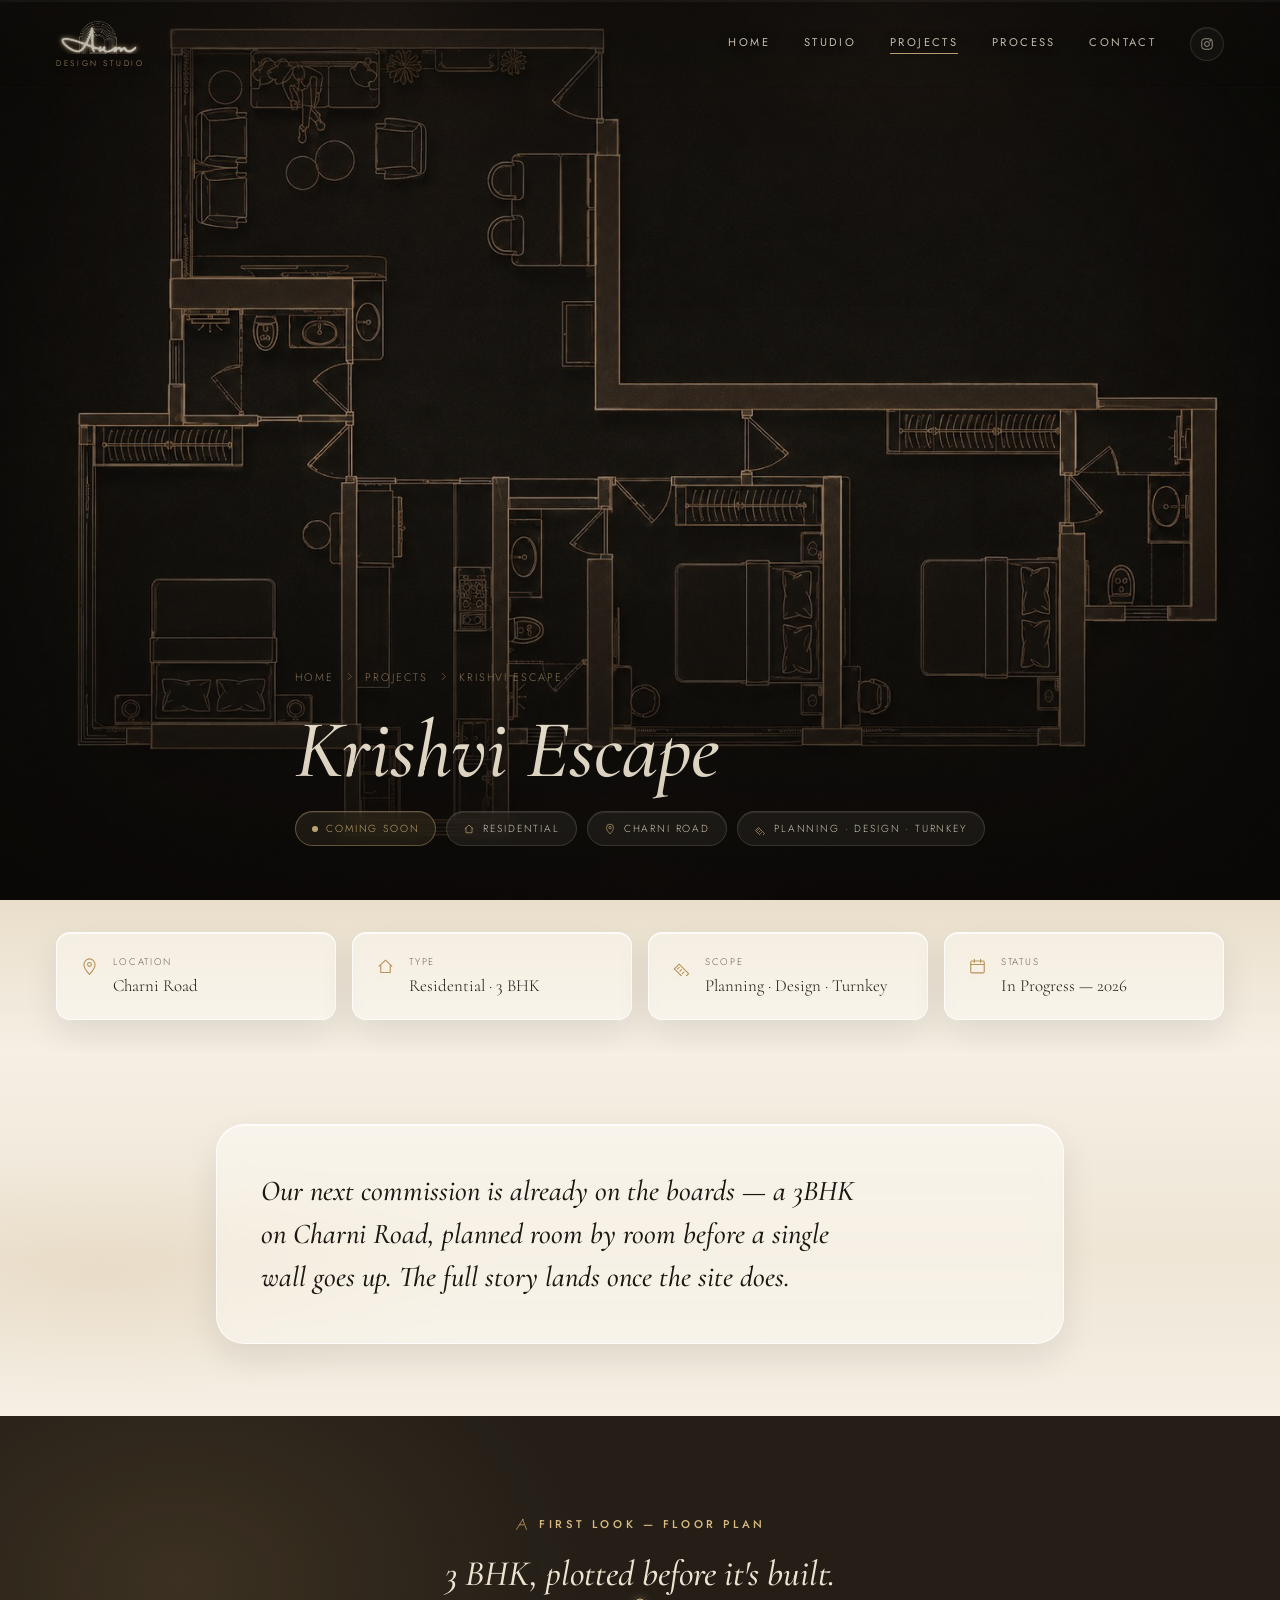
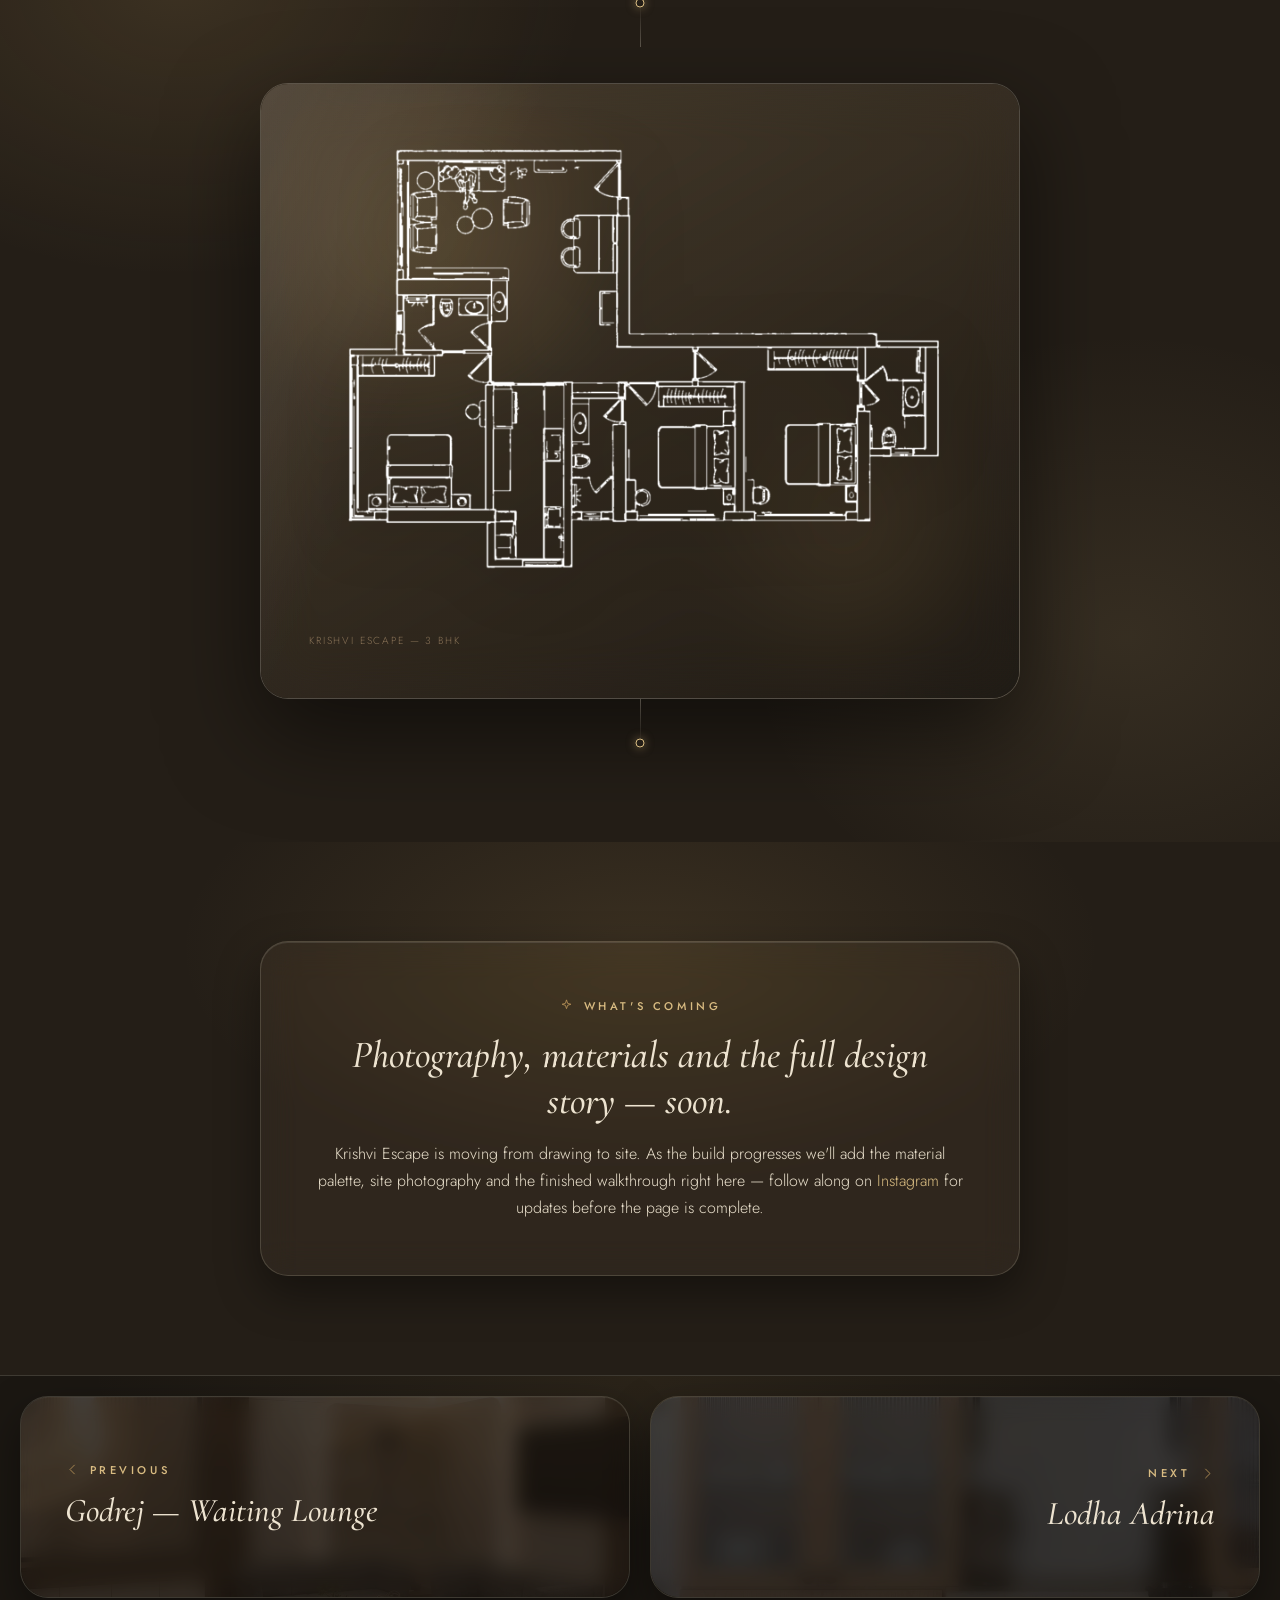
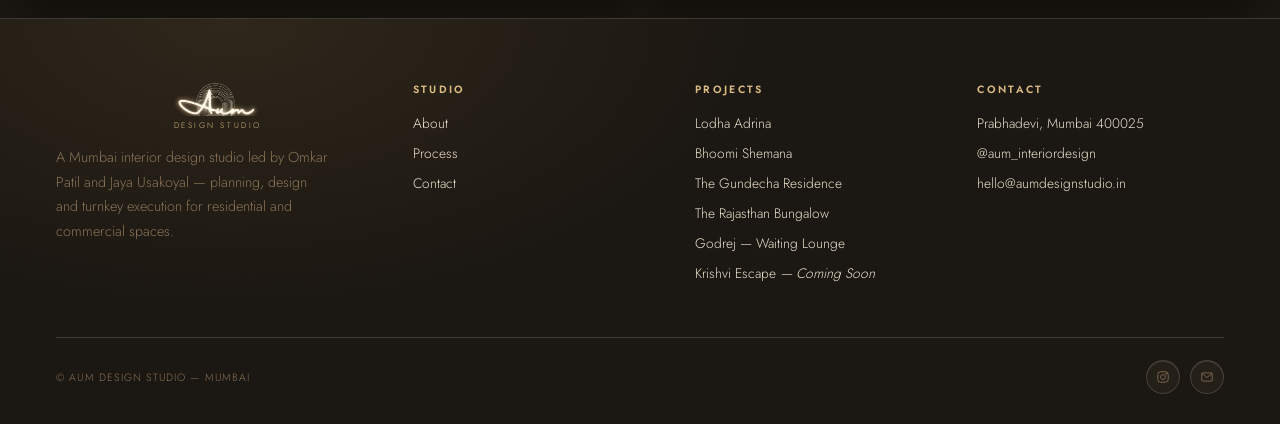
<file: projects/krishvi-escape.html>
<!doctype html>
<html lang="en-IN">
<head>
<meta charset="utf-8" />
<meta name="viewport" content="width=device-width, initial-scale=1" />
<title>Krishvi Escape, Charni Road — 3BHK In Progress | AUM Design Studio</title>
<meta name="description" content="Krishvi Escape, a 3BHK residence on Charni Road, Mumbai — planned room by room before a single wall goes up. In progress with AUM Design Studio." />
<link rel="stylesheet" href="../css/base.css" />
<link rel="stylesheet" href="../css/pages.css" />

<!-- AUTO-SEO:START (generated by scripts/seo_pass.py — do not edit by hand) -->
<link rel="canonical" href="https://neferchipss.github.io/auminteriors/projects/krishvi-escape.html" />
<meta name="robots" content="index, follow, max-image-preview:large, max-snippet:-1, max-video-preview:-1" />
<meta name="author" content="AUM Design Studio" />
<meta name="theme-color" content="#1B1712" />
<meta name="format-detection" content="telephone=no" />

<!-- Local / geographic signals -->
<meta name="geo.region" content="IN-MH" />
<meta name="geo.placename" content="Prabhadevi, Mumbai" />
<meta name="geo.position" content="19.0176;72.8290" />
<meta name="ICBM" content="19.0176, 72.8290" />

<!-- Open Graph -->
<meta property="og:type" content="article" />
<meta property="og:site_name" content="AUM Design Studio" />
<meta property="og:locale" content="en_IN" />
<meta property="og:url" content="https://neferchipss.github.io/auminteriors/projects/krishvi-escape.html" />
<meta property="og:title" content="Krishvi Escape, Charni Road — 3BHK In Progress | AUM Design Studio" />
<meta property="og:description" content="Krishvi Escape, a 3BHK residence on Charni Road, Mumbai — planned room by room before a single wall goes up. In progress with AUM Design Studio." />
<meta property="og:image" content="https://neferchipss.github.io/auminteriors/assets/og/krishvi-escape.jpg" />
<meta property="og:image:secure_url" content="https://neferchipss.github.io/auminteriors/assets/og/krishvi-escape.jpg" />
<meta property="og:image:type" content="image/jpeg" />
<meta property="og:image:width" content="1200" />
<meta property="og:image:height" content="630" />
<meta property="og:image:alt" content="Krishvi Escape floor plan, Charni Road, Mumbai" />

<!-- Twitter / X -->
<meta name="twitter:card" content="summary_large_image" />
<meta name="twitter:title" content="Krishvi Escape, Charni Road — 3BHK In Progress | AUM Design Studio" />
<meta name="twitter:description" content="Krishvi Escape, a 3BHK residence on Charni Road, Mumbai — planned room by room before a single wall goes up. In progress with AUM Design Studio." />
<meta name="twitter:image" content="https://neferchipss.github.io/auminteriors/assets/og/krishvi-escape.jpg" />
<meta name="twitter:image:alt" content="Krishvi Escape floor plan, Charni Road, Mumbai" />

<!-- Icons -->
<link rel="icon" href="../favicon.ico" sizes="any" />
<link rel="apple-touch-icon" href="../assets/icons/apple-touch-icon.png" />
<link rel="manifest" href="../site.webmanifest" />

<!-- Fonts are self-hosted: preload the two that render above the fold -->
<link rel="preload" as="font" type="font/woff2" href="../assets/fonts/jost.woff2" crossorigin />
<link rel="preload" as="font" type="font/woff2" href="../assets/fonts/cormorant-italic.woff2" crossorigin />

<script type="application/ld+json">
{
  "@context": "https://schema.org",
  "@graph": [
    {
      "@type": [
        "InteriorDesign",
        "LocalBusiness",
        "Organization"
      ],
      "@id": "https://neferchipss.github.io/auminteriors/#studio",
      "name": "AUM Design Studio",
      "url": "https://neferchipss.github.io/auminteriors/",
      "email": "hello@aumdesignstudio.in",
      "image": "https://neferchipss.github.io/auminteriors/assets/og/home.jpg",
      "logo": {
        "@type": "ImageObject",
        "url": "https://neferchipss.github.io/auminteriors/assets/icons/icon-512.png",
        "width": 512,
        "height": 512
      },
      "description": "Interior design studio in Prabhadevi, Mumbai, offering space planning, interior design and turnkey execution for residential and commercial spaces.",
      "address": {
        "@type": "PostalAddress",
        "addressLocality": "Prabhadevi",
        "addressRegion": "Maharashtra",
        "postalCode": "400025",
        "addressCountry": "IN"
      },
      "geo": {
        "@type": "GeoCoordinates",
        "latitude": "19.0176",
        "longitude": "72.8290"
      },
      "founder": [
        {
          "@type": "Person",
          "name": "Omkar Patil"
        },
        {
          "@type": "Person",
          "name": "Jaya Usakoyal"
        }
      ],
      "sameAs": [
        "https://www.instagram.com/aum_interiordesign/"
      ],
      "areaServed": [
        {
          "@type": "City",
          "name": "Mumbai"
        },
        {
          "@type": "AdministrativeArea",
          "name": "Maharashtra"
        },
        {
          "@type": "AdministrativeArea",
          "name": "Rajasthan"
        },
        {
          "@type": "Country",
          "name": "India"
        }
      ],
      "knowsAbout": [
        "Interior design",
        "Space planning",
        "Turnkey interior execution",
        "Residential interior design",
        "Commercial interior design",
        "Modular joinery"
      ],
      "hasOfferCatalog": {
        "@type": "OfferCatalog",
        "name": "Interior design services",
        "itemListElement": [
          {
            "@type": "Offer",
            "itemOffered": {
              "@type": "Service",
              "name": "Space Planning",
              "description": "Site study, budgeting and layout strategy for residential and commercial interiors.",
              "serviceType": "Space Planning",
              "provider": {
                "@id": "https://neferchipss.github.io/auminteriors/#studio"
              },
              "areaServed": {
                "@type": "City",
                "name": "Mumbai"
              }
            }
          },
          {
            "@type": "Offer",
            "itemOffered": {
              "@type": "Service",
              "name": "Interior Design",
              "description": "Concept development, material palette and detailing.",
              "serviceType": "Interior Design",
              "provider": {
                "@id": "https://neferchipss.github.io/auminteriors/#studio"
              },
              "areaServed": {
                "@type": "City",
                "name": "Mumbai"
              }
            }
          },
          {
            "@type": "Offer",
            "itemOffered": {
              "@type": "Service",
              "name": "Turnkey Execution",
              "description": "Complete build, furnishing and styling, managed in-house to handover.",
              "serviceType": "Turnkey Execution",
              "provider": {
                "@id": "https://neferchipss.github.io/auminteriors/#studio"
              },
              "areaServed": {
                "@type": "City",
                "name": "Mumbai"
              }
            }
          },
          {
            "@type": "Offer",
            "itemOffered": {
              "@type": "Service",
              "name": "Styling & Handover",
              "description": "Final dressing and styling, handed over ready to live in.",
              "serviceType": "Styling & Handover",
              "provider": {
                "@id": "https://neferchipss.github.io/auminteriors/#studio"
              },
              "areaServed": {
                "@type": "City",
                "name": "Mumbai"
              }
            }
          }
        ]
      }
    },
    {
      "@type": "WebPage",
      "@id": "https://neferchipss.github.io/auminteriors/projects/krishvi-escape.html#webpage",
      "url": "https://neferchipss.github.io/auminteriors/projects/krishvi-escape.html",
      "name": "Krishvi Escape, Charni Road — 3BHK In Progress | AUM Design Studio",
      "description": "Krishvi Escape, a 3BHK residence on Charni Road, Mumbai — planned room by room before a single wall goes up. In progress with AUM Design Studio.",
      "isPartOf": {
        "@id": "https://neferchipss.github.io/auminteriors/#website"
      },
      "primaryImageOfPage": {
        "@type": "ImageObject",
        "url": "https://neferchipss.github.io/auminteriors/assets/og/krishvi-escape.jpg"
      },
      "breadcrumb": {
        "@id": "https://neferchipss.github.io/auminteriors/projects/krishvi-escape.html#breadcrumb"
      }
    },
    {
      "@type": "BreadcrumbList",
      "@id": "https://neferchipss.github.io/auminteriors/projects/krishvi-escape.html#breadcrumb",
      "itemListElement": [
        {
          "@type": "ListItem",
          "position": 1,
          "name": "Home",
          "item": "https://neferchipss.github.io/auminteriors/"
        },
        {
          "@type": "ListItem",
          "position": 2,
          "name": "Projects",
          "item": "https://neferchipss.github.io/auminteriors/#projects"
        },
        {
          "@type": "ListItem",
          "position": 3,
          "name": "Krishvi Escape"
        }
      ]
    },
    {
      "@type": "CreativeWork",
      "@id": "https://neferchipss.github.io/auminteriors/projects/krishvi-escape.html#project",
      "name": "Krishvi Escape",
      "headline": "Krishvi Escape",
      "description": "Krishvi Escape, a 3BHK residence on Charni Road, Mumbai — planned room by room before a single wall goes up. In progress with AUM Design Studio.",
      "url": "https://neferchipss.github.io/auminteriors/projects/krishvi-escape.html",
      "image": "https://neferchipss.github.io/auminteriors/assets/og/krishvi-escape.jpg",
      "inLanguage": "en-IN",
      "creator": {
        "@id": "https://neferchipss.github.io/auminteriors/#studio"
      },
      "locationCreated": {
        "@type": "Place",
        "name": "Charni Road, Mumbai",
        "address": {
          "@type": "PostalAddress",
          "addressLocality": "Charni Road, Mumbai",
          "addressRegion": "Maharashtra",
          "addressCountry": "IN"
        }
      },
      "contentLocation": {
        "@type": "Place",
        "name": "Charni Road, Mumbai",
        "address": {
          "@type": "PostalAddress",
          "addressLocality": "Charni Road, Mumbai",
          "addressRegion": "Maharashtra",
          "addressCountry": "IN"
        }
      },
      "dateCreated": "2026",
      "genre": "Residential · 3 BHK",
      "keywords": "Krishvi Escape, Charni Road, Mumbai, Residential · 3 BHK, interior design, AUM Design Studio",
      "about": {
        "@type": "Thing",
        "name": "Residential · 3 BHK interior design"
      }
    }
  ]
}
</script>
<!-- AUTO-SEO:END -->
</head>
<body>
<svg xmlns="http://www.w3.org/2000/svg" style="display:none">
<defs>
<symbol id="i-plan" viewBox="0 0 24 24"><path d="M4 20L14 4l6 16M8.5 12.5h7" stroke-linecap="round" stroke-linejoin="round"/><circle cx="14" cy="4" r="1.1" fill="currentColor" stroke="none"/></symbol>
<symbol id="i-design" viewBox="0 0 24 24"><path d="M3 21l3.5-1 11-11-2.5-2.5-11 11L3 21z" stroke-linecap="round" stroke-linejoin="round"/><path d="M14 5l2.5 2.5" stroke-linecap="round"/><circle cx="19" cy="5" r="2"/></symbol>
<symbol id="i-key" viewBox="0 0 24 24"><circle cx="8" cy="9" r="4.2"/><path d="M11 12l9 9M17 15l2.2 2.2M14 18l1.8 1.8" stroke-linecap="round"/></symbol>
<symbol id="i-home" viewBox="0 0 24 24"><path d="M4 11.5L12 4l8 7.5M6 10v9.5h12V10" stroke-linecap="round" stroke-linejoin="round"/></symbol>
<symbol id="i-building" viewBox="0 0 24 24"><rect x="6" y="3" width="12" height="18" rx="0.5"/><path d="M9 7h1M14 7h1M9 11h1M14 11h1M9 15h1M14 15h1M10 21v-4h4v4" stroke-linecap="round"/></symbol>
<symbol id="i-arrow-right" viewBox="0 0 24 24"><path d="M4 12h16M14 6l6 6-6 6" stroke-linecap="round" stroke-linejoin="round"/></symbol>
<symbol id="i-arrow-up-right" viewBox="0 0 24 24"><path d="M6 18L18 6M9 6h9v9" stroke-linecap="round" stroke-linejoin="round"/></symbol>
<symbol id="i-play" viewBox="0 0 24 24"><circle cx="12" cy="12" r="9.2"/><path d="M10 8.5l6 3.5-6 3.5v-7z" stroke-linejoin="round"/></symbol>
<symbol id="i-close" viewBox="0 0 24 24"><path d="M5 5l14 14M19 5L5 19" stroke-linecap="round"/></symbol>
<symbol id="i-chevron-left" viewBox="0 0 24 24"><path d="M15 5l-7 7 7 7" stroke-linecap="round" stroke-linejoin="round"/></symbol>
<symbol id="i-chevron-right" viewBox="0 0 24 24"><path d="M9 5l7 7-7 7" stroke-linecap="round" stroke-linejoin="round"/></symbol>
<symbol id="i-instagram" viewBox="0 0 24 24"><rect x="3" y="3" width="18" height="18" rx="5"/><circle cx="12" cy="12" r="4.2"/><circle cx="17.6" cy="6.4" r="1"/></symbol>
<symbol id="i-mail" viewBox="0 0 24 24"><rect x="3" y="5" width="18" height="14" rx="1.5"/><path d="M4 6.5l8 6.5 8-6.5" stroke-linecap="round" stroke-linejoin="round"/></symbol>
<symbol id="i-phone" viewBox="0 0 24 24"><path d="M5 4h3.2l1.3 4.2-2 1.6a12 12 0 006.7 6.7l1.6-2 4.2 1.3V19a2 2 0 01-2.2 2A16 16 0 013 6.2 2 2 0 015 4z" stroke-linejoin="round"/></symbol>
<symbol id="i-pin" viewBox="0 0 24 24"><path d="M12 22s7-7.4 7-12.6A7 7 0 105 9.4C5 14.6 12 22 12 22z" stroke-linejoin="round"/><circle cx="12" cy="9.4" r="2.4"/></symbol>
<symbol id="i-sparkle" viewBox="0 0 24 24"><path d="M12 3l1.8 5.6L19 10l-5.2 1.7L12 17l-1.8-5.3L5 10l5.2-1.4L12 3z" stroke-linejoin="round"/></symbol>
<symbol id="i-grid" viewBox="0 0 24 24"><rect x="3.5" y="3.5" width="7" height="7"/><rect x="13.5" y="3.5" width="7" height="7"/><rect x="3.5" y="13.5" width="7" height="7"/><rect x="13.5" y="13.5" width="7" height="7"/></symbol>
<symbol id="i-ruler" viewBox="0 0 24 24"><path d="M3 15l6-6 12 12-6 6L3 15z" stroke-linejoin="round"/><path d="M7 15l2-2M10 18l2-2M13 21l2-2" stroke-linecap="round"/></symbol>
<symbol id="i-scope" viewBox="0 0 24 24"><circle cx="12" cy="12" r="8.5"/><circle cx="12" cy="12" r="2.2" fill="currentColor" stroke="none"/><path d="M12 3.5V6M12 18v2.5M3.5 12H6M18 12h2.5" stroke-linecap="round"/></symbol>
<symbol id="i-calendar" viewBox="0 0 24 24"><rect x="3.5" y="5" width="17" height="15" rx="1.5"/><path d="M3.5 9.5h17M8 3v4M16 3v4" stroke-linecap="round"/></symbol>
</defs>
</svg>

<header class="site-header">
  <a href="../index.html" class="logo">
    <img class="logo-mark" src="../assets/img/logo-mark.png" alt="Aum" />
    <span class="logo-caps">Design Studio</span>
  </a>
  <nav class="main-nav">
    <a href="../index.html">Home</a>
    <a href="../index.html#studio">Studio</a>
    <a href="../index.html#projects" class="active">Projects</a>
    <a href="../index.html#process">Process</a>
    <a href="../index.html#contact">Contact</a>
    <a href="https://www.instagram.com/aum_interiordesign/" class="icon-link" aria-label="Instagram" target="_blank" rel="noopener"><svg class="icon"><use href="#i-instagram"></use></svg></a>
  </nav>
  <button class="nav-toggle" aria-label="Menu" aria-expanded="false"><svg class="icon"><use href="#i-grid"></use></svg></button>
</header>
<main id="content">

<section class="p-hero">
  <picture>
<img src="../assets/img/krishvi-escape/floorplan.jpg" alt="Krishvi Escape — 3 BHK floor plan preview, Charni Road, Mumbai" width="1484" height="1060" />
</picture>
  <div class="wrap p-hero-content">
    <div class="breadcrumb"><a href="../index.html">Home</a> <svg class="icon"><use href="#i-chevron-right"></use></svg> <a href="../index.html#projects">Projects</a> <svg class="icon"><use href="#i-chevron-right"></use></svg> <span>Krishvi Escape</span></div>
    <h1>Krishvi Escape</h1>
    <div class="p-hero-tags">
      <span class="tag tag-soon"><span class="pulse-dot"></span> Coming Soon</span>
      <span class="tag"><svg class="icon"><use href="#i-home"></use></svg> Residential</span>
      <span class="tag"><svg class="icon"><use href="#i-pin"></use></svg> Charni Road</span>
      <span class="tag"><svg class="icon"><use href="#i-ruler"></use></svg> Planning · Design · Turnkey</span>
    </div>
  </div>
</section>

<section class="meta-bar">
  <div class="wrap">
    <div class="meta-grid">
      <div class="meta-item"><svg class="icon"><use href="#i-pin"></use></svg><div><span class="lbl">Location</span><span class="val">Charni Road</span></div></div>
      <div class="meta-item"><svg class="icon"><use href="#i-home"></use></svg><div><span class="lbl">Type</span><span class="val">Residential · 3 BHK</span></div></div>
      <div class="meta-item"><svg class="icon"><use href="#i-ruler"></use></svg><div><span class="lbl">Scope</span><span class="val">Planning · Design · Turnkey</span></div></div>
      <div class="meta-item"><svg class="icon"><use href="#i-calendar"></use></svg><div><span class="lbl">Status</span><span class="val">In Progress — 2026</span></div></div>
    </div>
  </div>
</section>

<section class="p-intro">
  <div class="wrap reveal">
    <p>Our next commission is already on the boards — a 3BHK on Charni Road, planned room by room before a single wall goes up. The full story lands once the site does.</p>
  </div>
</section>

<section class="p-floorplan">
  <div class="wrap">
    <div class="p-floorplan-head reveal">
      <div class="eyebrow"><svg class="icon"><use href="#i-plan"></use></svg> First Look — Floor Plan</div>
      <h2>3 BHK, plotted before it's built.</h2>
    </div>
    <div class="fp-anchor"></div>
    <div class="fp-single">
      <a class="fp-glass reveal reveal-delay-1" href="../assets/img/krishvi-escape/floorplan-lineart.png" data-lightbox="floorplan" data-full="../assets/img/krishvi-escape/floorplan-lineart.png">
        <div class="fp-glass-image"></div>
        <div class="fp-glass-tint"></div>
        <img class="fp-glass-plan" src="../assets/img/krishvi-escape/floorplan-lineart.png" alt="Krishvi Escape — 3 BHK floor plan, Charni Road, Mumbai" loading="lazy" width="1484" height="1060" />
        <div class="fp-tag"><span>Krishvi Escape — 3 BHK</span><svg class="icon"><use href="#i-arrow-up-right"></use></svg></div>
      </a>
    </div>
    <div class="fp-anchor fp-anchor-bottom"></div>
  </div>
</section>

<section class="p-teaser">
  <div class="wrap reveal">
    <div class="eyebrow"><svg class="icon"><use href="#i-sparkle"></use></svg> What's Coming</div>
    <h2>Photography, materials and the full design story — soon.</h2>
    <p>Krishvi Escape is moving from drawing to site. As the build progresses we'll add the material palette, site photography and the finished walkthrough right here — follow along on <a href="https://www.instagram.com/aum_interiordesign/" target="_blank" rel="noopener" style="color:var(--brass-bright);">Instagram</a> for updates before the page is complete.</p>
  </div>
</section>

<section class="p-nextprev">
  <div class="nextprev-grid">
    <a class="np-link prev" href="godrej-lounge.html">
      <div class="frame"><img src="../assets/img/godrej-lounge/card.jpg" alt="Godrej — Waiting Lounge" loading="lazy" width="1200" height="900" /></div>
      <div class="np-inner"><div class="eyebrow"><svg class="icon"><use href="#i-chevron-left"></use></svg> Previous</div><h3>Godrej — Waiting Lounge</h3></div>
    </a>
    <a class="np-link next" href="lodha-adrina.html">
      <div class="frame"><img src="../assets/img/lodha-adrina/card.jpg" alt="Lodha Adrina" loading="lazy" width="1200" height="900" /></div>
      <div class="np-inner"><div class="eyebrow">Next <svg class="icon"><use href="#i-chevron-right"></use></svg></div><h3>Lodha Adrina</h3></div>
    </a>
  </div>
</section>

</main>
<footer class="site-footer">
  <div class="wrap">
    <div class="footer-top">
      <div>
        <a href="../index.html" class="logo"><img class="logo-mark" src="../assets/img/logo-mark.png" alt="Aum" /><span class="logo-caps">Design Studio</span></a>
        <p>A Mumbai interior design studio led by Omkar Patil and Jaya Usakoyal — planning, design and turnkey execution for residential and commercial spaces.</p>
      </div>
      <div class="footer-col"><h4>Studio</h4>
        <a href="../index.html#studio">About</a>
        <a href="../index.html#process">Process</a>
        <a href="../index.html#contact">Contact</a>
      </div>
      <div class="footer-col"><h4>Projects</h4>
        <a href="../projects/lodha-adrina.html">Lodha Adrina</a>
<a href="../projects/bhoomi-shemana.html">Bhoomi Shemana</a>
<a href="../projects/gundechaal-residence.html">The Gundecha Residence</a>
<a href="../projects/rajasthan-bungalow.html">The Rajasthan Bungalow</a>
<a href="../projects/godrej-lounge.html">Godrej — Waiting Lounge</a>
<a href="../projects/krishvi-escape.html">Krishvi Escape <em>— Coming Soon</em></a>
      </div>
      <div class="footer-col"><h4>Contact</h4>
        <span>Prabhadevi, Mumbai 400025</span>
        <a href="https://www.instagram.com/aum_interiordesign/" target="_blank" rel="noopener">@aum_interiordesign</a>
        <a href="mailto:hello@aumdesignstudio.in">hello@aumdesignstudio.in</a>
      </div>
    </div>
    <div class="footer-bottom">
      <span>&copy; AUM Design Studio — Mumbai</span>
      <div class="footer-social">
        <a href="https://www.instagram.com/aum_interiordesign/" class="icon-link" aria-label="Instagram" target="_blank" rel="noopener"><svg class="icon"><use href="#i-instagram"></use></svg></a>
        <a href="mailto:hello@aumdesignstudio.in" class="icon-link" aria-label="Email"><svg class="icon"><use href="#i-mail"></use></svg></a>
      </div>
    </div>
  </div>
</footer>
<script src="../js/site.js"></script>
</body>
</html>
</file>
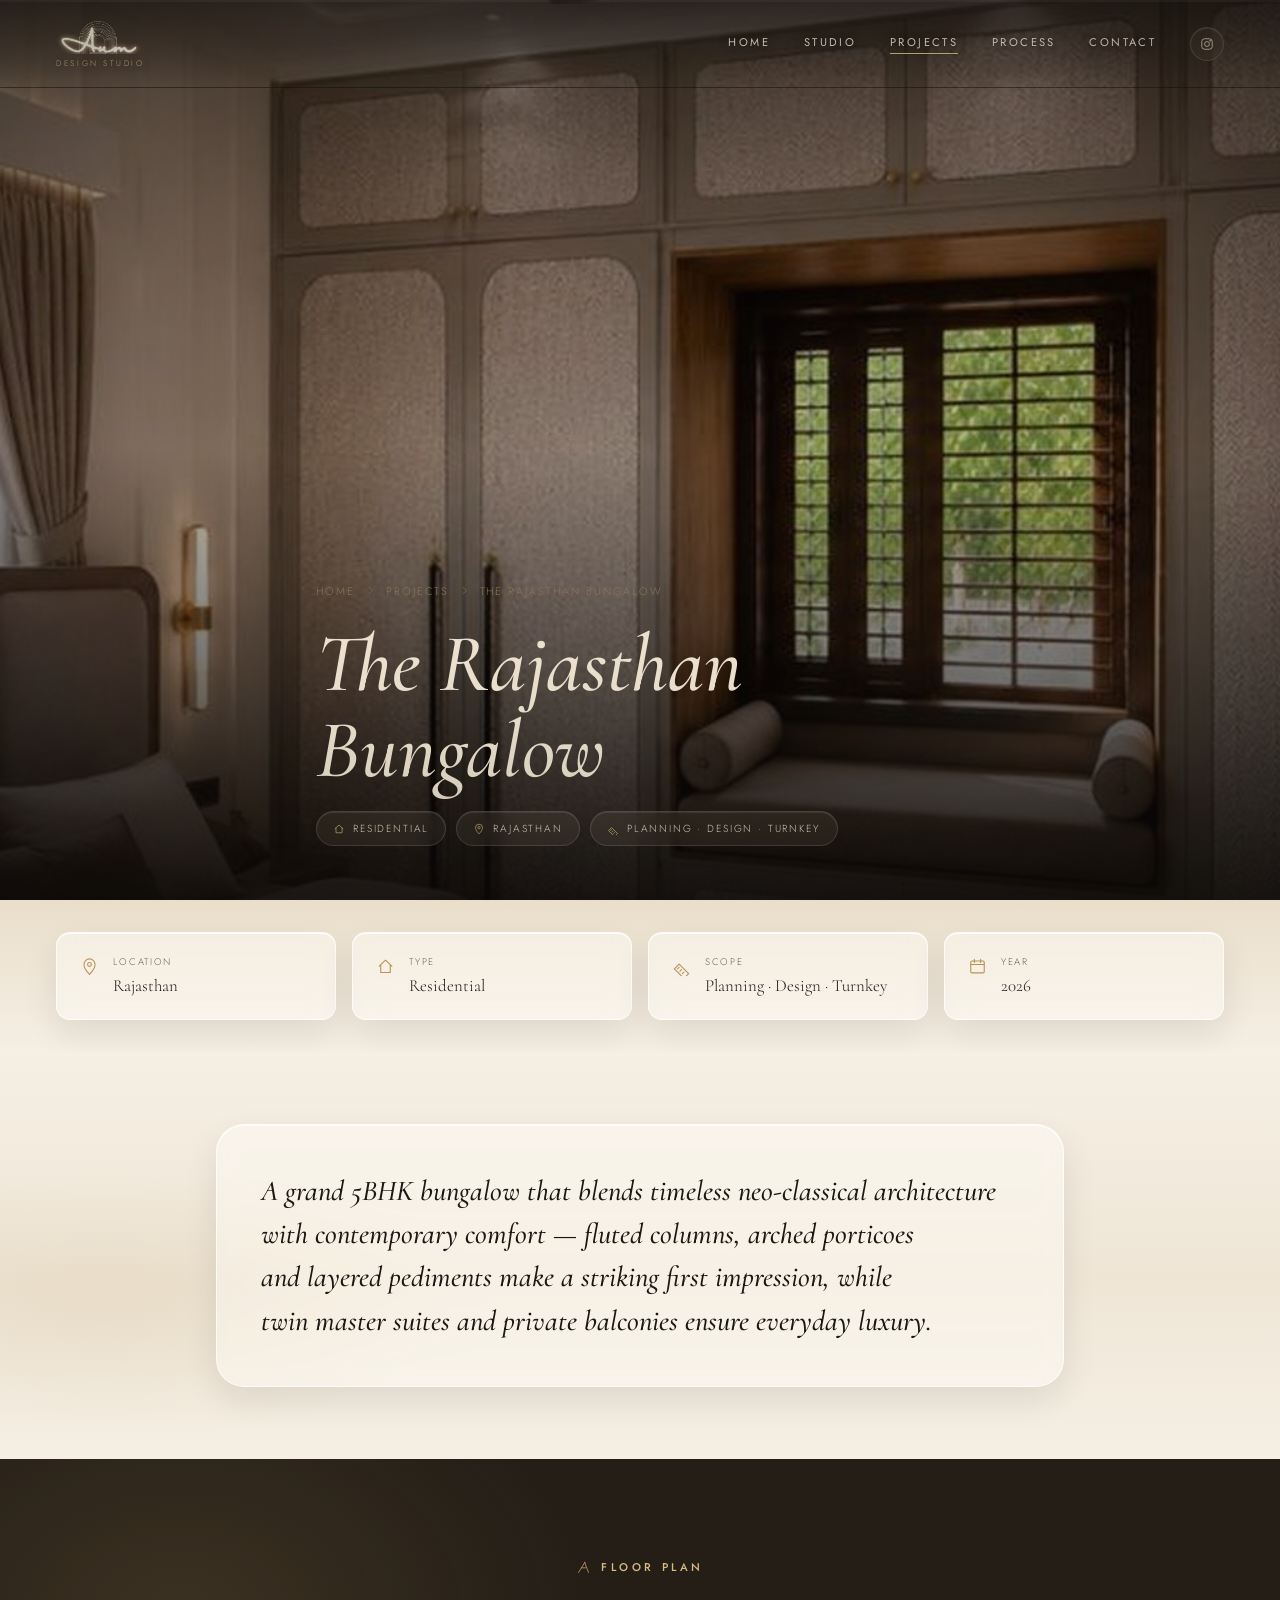
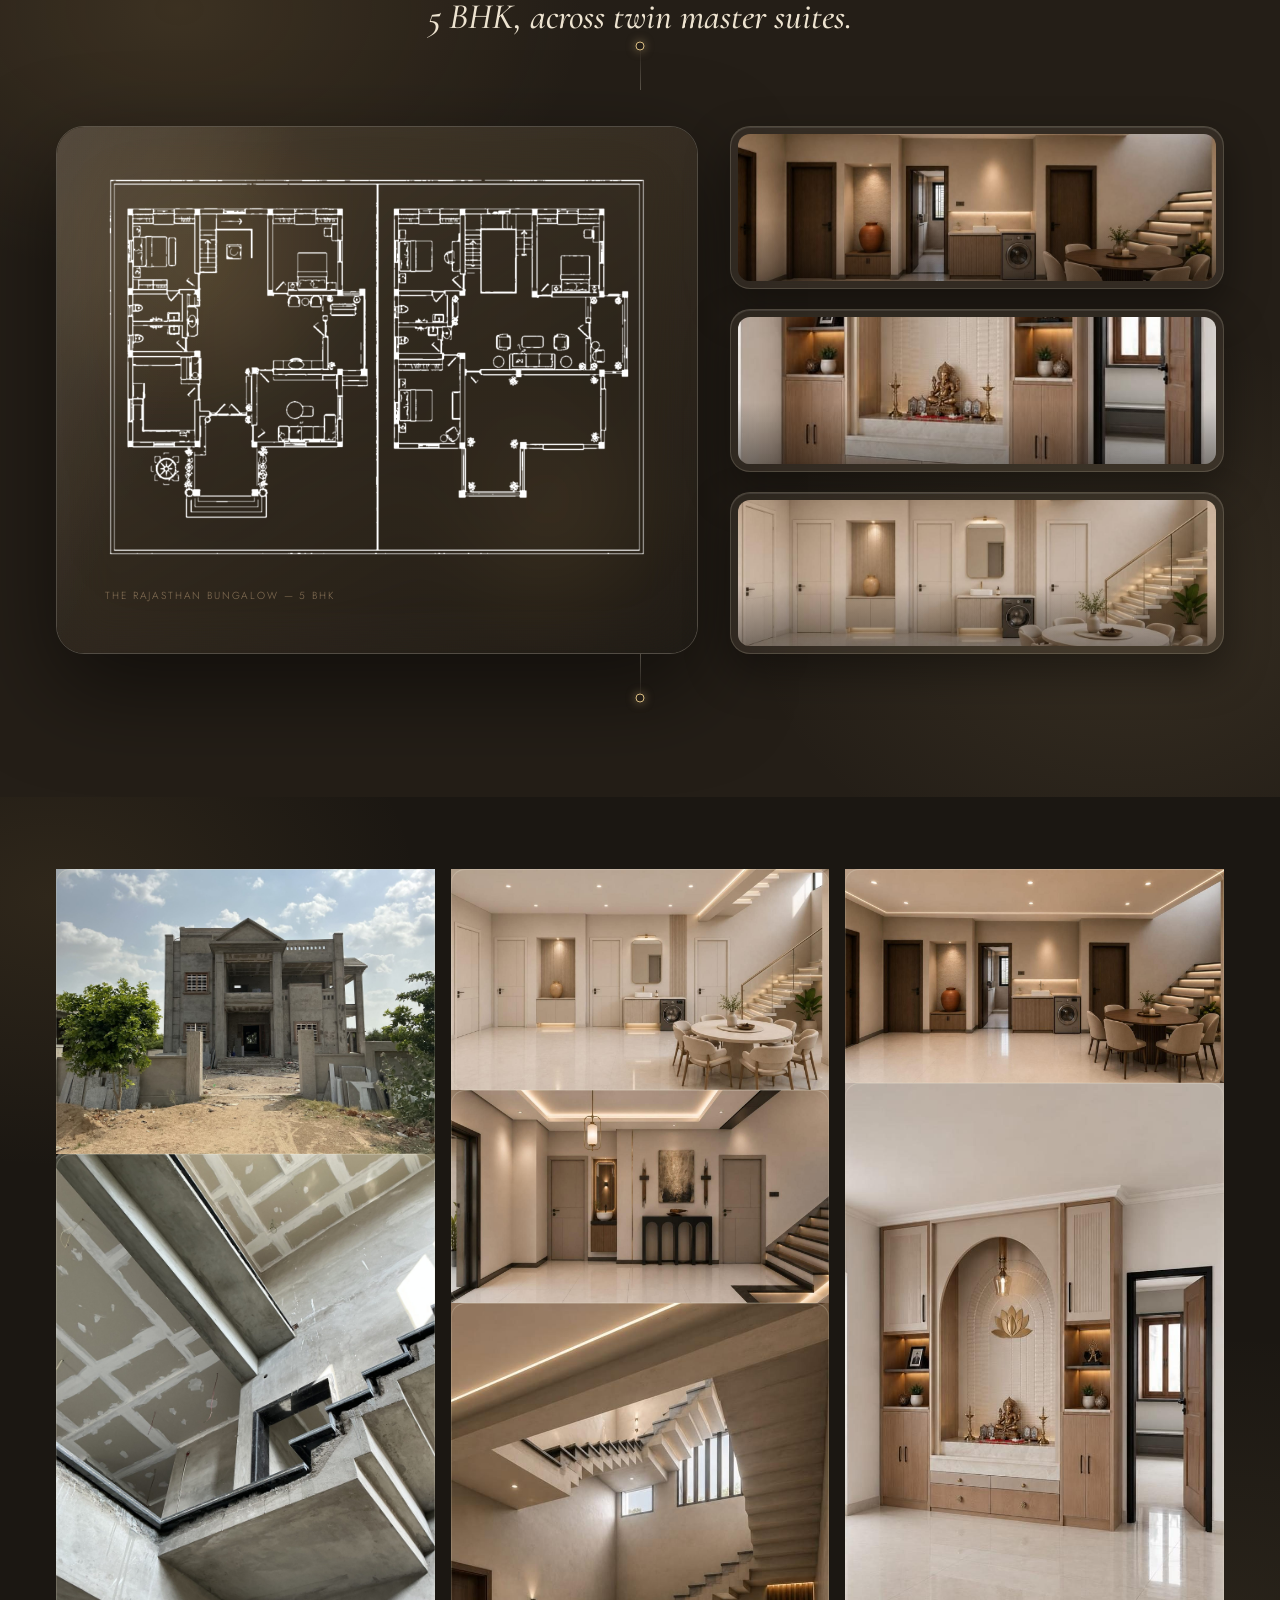
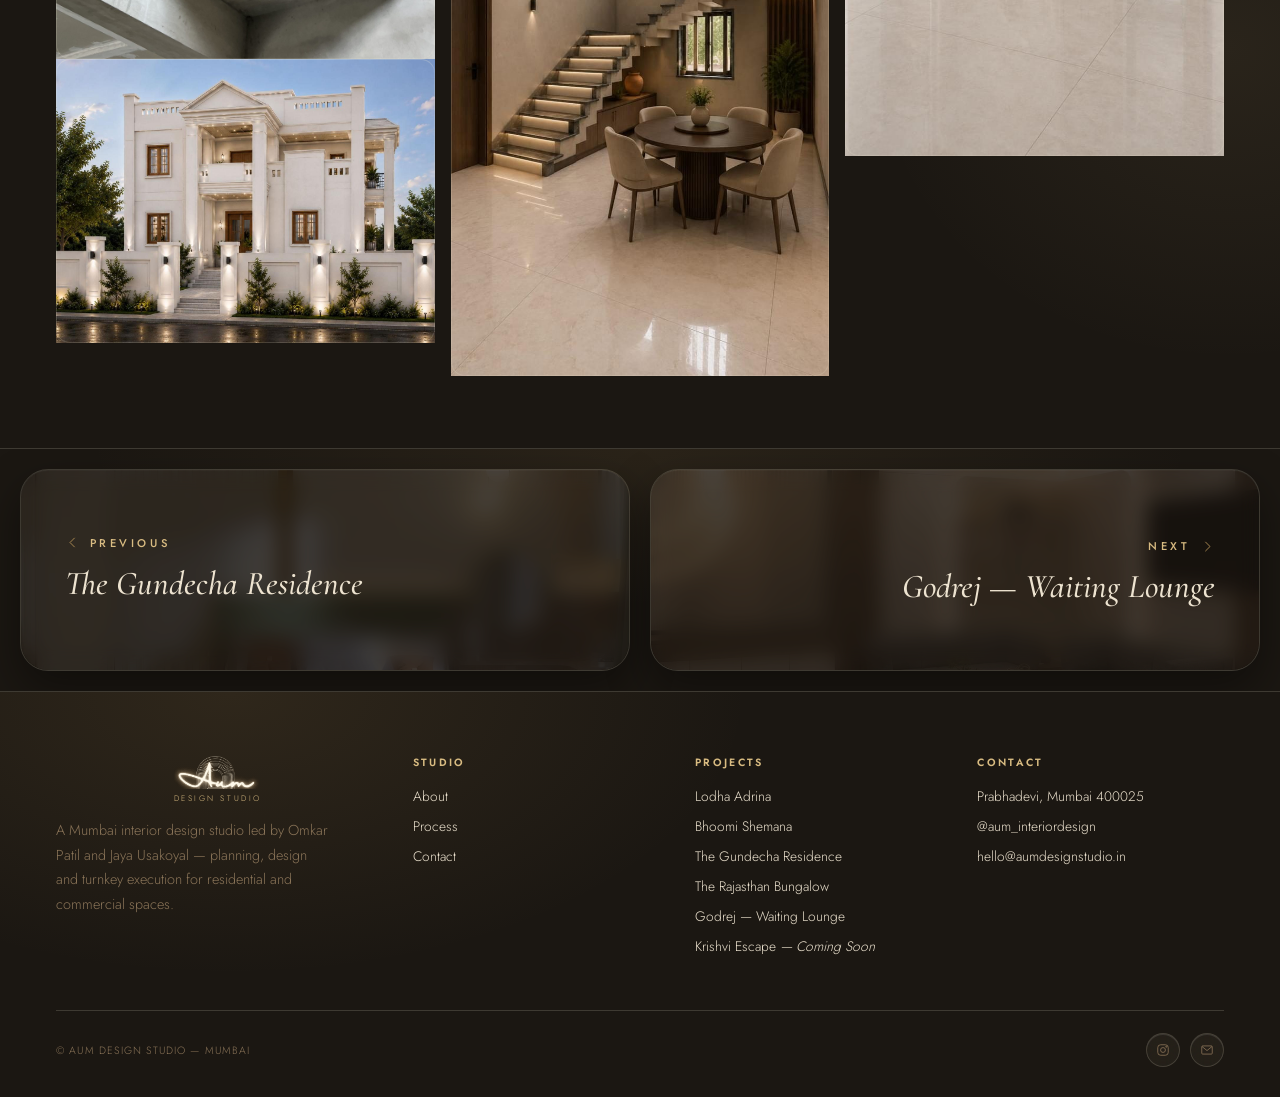
<file: projects/rajasthan-bungalow.html>
<!doctype html>
<html lang="en-IN">
<head>
<meta charset="utf-8" />
<meta name="viewport" content="width=device-width, initial-scale=1" />
<title>The Rajasthan Bungalow — 5BHK Bungalow Interior | AUM Design Studio</title>
<meta name="description" content="A 5BHK bungalow in Rajasthan blending neo-classical architecture with contemporary comfort — fluted columns, arched porticoes and layered pediments. Taken from bare shell to finished home by AUM Design Studio." />
<link rel="stylesheet" href="../css/base.css" />
<link rel="stylesheet" href="../css/pages.css" />

<!-- AUTO-SEO:START (generated by scripts/seo_pass.py — do not edit by hand) -->
<link rel="canonical" href="https://neferchipss.github.io/auminteriors/projects/rajasthan-bungalow.html" />
<meta name="robots" content="index, follow, max-image-preview:large, max-snippet:-1, max-video-preview:-1" />
<meta name="author" content="AUM Design Studio" />
<meta name="theme-color" content="#1B1712" />
<meta name="format-detection" content="telephone=no" />

<!-- Local / geographic signals -->
<meta name="geo.region" content="IN-MH" />
<meta name="geo.placename" content="Prabhadevi, Mumbai" />
<meta name="geo.position" content="19.0176;72.8290" />
<meta name="ICBM" content="19.0176, 72.8290" />

<!-- Open Graph -->
<meta property="og:type" content="article" />
<meta property="og:site_name" content="AUM Design Studio" />
<meta property="og:locale" content="en_IN" />
<meta property="og:url" content="https://neferchipss.github.io/auminteriors/projects/rajasthan-bungalow.html" />
<meta property="og:title" content="The Rajasthan Bungalow — 5BHK Bungalow Interior | AUM Design Studio" />
<meta property="og:description" content="A 5BHK bungalow in Rajasthan blending neo-classical architecture with contemporary comfort — fluted columns, arched porticoes and layered pediments. Taken from bare shell to finished home by AUM Design Studio." />
<meta property="og:image" content="https://neferchipss.github.io/auminteriors/assets/og/rajasthan-bungalow.jpg" />
<meta property="og:image:secure_url" content="https://neferchipss.github.io/auminteriors/assets/og/rajasthan-bungalow.jpg" />
<meta property="og:image:type" content="image/jpeg" />
<meta property="og:image:width" content="1200" />
<meta property="og:image:height" content="630" />
<meta property="og:image:alt" content="The Rajasthan Bungalow, exterior and interior by AUM Design Studio" />

<!-- Twitter / X -->
<meta name="twitter:card" content="summary_large_image" />
<meta name="twitter:title" content="The Rajasthan Bungalow — 5BHK Bungalow Interior | AUM Design Studio" />
<meta name="twitter:description" content="A 5BHK bungalow in Rajasthan blending neo-classical architecture with contemporary comfort — fluted columns, arched porticoes and layered pediments. Taken from bare shell to finished home by AUM Design Studio." />
<meta name="twitter:image" content="https://neferchipss.github.io/auminteriors/assets/og/rajasthan-bungalow.jpg" />
<meta name="twitter:image:alt" content="The Rajasthan Bungalow, exterior and interior by AUM Design Studio" />

<!-- Icons -->
<link rel="icon" href="../favicon.ico" sizes="any" />
<link rel="apple-touch-icon" href="../assets/icons/apple-touch-icon.png" />
<link rel="manifest" href="../site.webmanifest" />

<!-- Fonts are self-hosted: preload the two that render above the fold -->
<link rel="preload" as="font" type="font/woff2" href="../assets/fonts/jost.woff2" crossorigin />
<link rel="preload" as="font" type="font/woff2" href="../assets/fonts/cormorant-italic.woff2" crossorigin />

<script type="application/ld+json">
{
  "@context": "https://schema.org",
  "@graph": [
    {
      "@type": [
        "InteriorDesign",
        "LocalBusiness",
        "Organization"
      ],
      "@id": "https://neferchipss.github.io/auminteriors/#studio",
      "name": "AUM Design Studio",
      "url": "https://neferchipss.github.io/auminteriors/",
      "email": "hello@aumdesignstudio.in",
      "image": "https://neferchipss.github.io/auminteriors/assets/og/home.jpg",
      "logo": {
        "@type": "ImageObject",
        "url": "https://neferchipss.github.io/auminteriors/assets/icons/icon-512.png",
        "width": 512,
        "height": 512
      },
      "description": "Interior design studio in Prabhadevi, Mumbai, offering space planning, interior design and turnkey execution for residential and commercial spaces.",
      "address": {
        "@type": "PostalAddress",
        "addressLocality": "Prabhadevi",
        "addressRegion": "Maharashtra",
        "postalCode": "400025",
        "addressCountry": "IN"
      },
      "geo": {
        "@type": "GeoCoordinates",
        "latitude": "19.0176",
        "longitude": "72.8290"
      },
      "founder": [
        {
          "@type": "Person",
          "name": "Omkar Patil"
        },
        {
          "@type": "Person",
          "name": "Jaya Usakoyal"
        }
      ],
      "sameAs": [
        "https://www.instagram.com/aum_interiordesign/"
      ],
      "areaServed": [
        {
          "@type": "City",
          "name": "Mumbai"
        },
        {
          "@type": "AdministrativeArea",
          "name": "Maharashtra"
        },
        {
          "@type": "AdministrativeArea",
          "name": "Rajasthan"
        },
        {
          "@type": "Country",
          "name": "India"
        }
      ],
      "knowsAbout": [
        "Interior design",
        "Space planning",
        "Turnkey interior execution",
        "Residential interior design",
        "Commercial interior design",
        "Modular joinery"
      ],
      "hasOfferCatalog": {
        "@type": "OfferCatalog",
        "name": "Interior design services",
        "itemListElement": [
          {
            "@type": "Offer",
            "itemOffered": {
              "@type": "Service",
              "name": "Space Planning",
              "description": "Site study, budgeting and layout strategy for residential and commercial interiors.",
              "serviceType": "Space Planning",
              "provider": {
                "@id": "https://neferchipss.github.io/auminteriors/#studio"
              },
              "areaServed": {
                "@type": "City",
                "name": "Mumbai"
              }
            }
          },
          {
            "@type": "Offer",
            "itemOffered": {
              "@type": "Service",
              "name": "Interior Design",
              "description": "Concept development, material palette and detailing.",
              "serviceType": "Interior Design",
              "provider": {
                "@id": "https://neferchipss.github.io/auminteriors/#studio"
              },
              "areaServed": {
                "@type": "City",
                "name": "Mumbai"
              }
            }
          },
          {
            "@type": "Offer",
            "itemOffered": {
              "@type": "Service",
              "name": "Turnkey Execution",
              "description": "Complete build, furnishing and styling, managed in-house to handover.",
              "serviceType": "Turnkey Execution",
              "provider": {
                "@id": "https://neferchipss.github.io/auminteriors/#studio"
              },
              "areaServed": {
                "@type": "City",
                "name": "Mumbai"
              }
            }
          },
          {
            "@type": "Offer",
            "itemOffered": {
              "@type": "Service",
              "name": "Styling & Handover",
              "description": "Final dressing and styling, handed over ready to live in.",
              "serviceType": "Styling & Handover",
              "provider": {
                "@id": "https://neferchipss.github.io/auminteriors/#studio"
              },
              "areaServed": {
                "@type": "City",
                "name": "Mumbai"
              }
            }
          }
        ]
      }
    },
    {
      "@type": "WebPage",
      "@id": "https://neferchipss.github.io/auminteriors/projects/rajasthan-bungalow.html#webpage",
      "url": "https://neferchipss.github.io/auminteriors/projects/rajasthan-bungalow.html",
      "name": "The Rajasthan Bungalow — 5BHK Bungalow Interior | AUM Design Studio",
      "description": "A 5BHK bungalow in Rajasthan blending neo-classical architecture with contemporary comfort — fluted columns, arched porticoes and layered pediments. Taken from bare shell to finished home by AUM Design Studio.",
      "isPartOf": {
        "@id": "https://neferchipss.github.io/auminteriors/#website"
      },
      "primaryImageOfPage": {
        "@type": "ImageObject",
        "url": "https://neferchipss.github.io/auminteriors/assets/og/rajasthan-bungalow.jpg"
      },
      "breadcrumb": {
        "@id": "https://neferchipss.github.io/auminteriors/projects/rajasthan-bungalow.html#breadcrumb"
      }
    },
    {
      "@type": "BreadcrumbList",
      "@id": "https://neferchipss.github.io/auminteriors/projects/rajasthan-bungalow.html#breadcrumb",
      "itemListElement": [
        {
          "@type": "ListItem",
          "position": 1,
          "name": "Home",
          "item": "https://neferchipss.github.io/auminteriors/"
        },
        {
          "@type": "ListItem",
          "position": 2,
          "name": "Projects",
          "item": "https://neferchipss.github.io/auminteriors/#projects"
        },
        {
          "@type": "ListItem",
          "position": 3,
          "name": "The Rajasthan Bungalow"
        }
      ]
    },
    {
      "@type": "CreativeWork",
      "@id": "https://neferchipss.github.io/auminteriors/projects/rajasthan-bungalow.html#project",
      "name": "The Rajasthan Bungalow",
      "headline": "The Rajasthan Bungalow",
      "description": "A 5BHK bungalow in Rajasthan blending neo-classical architecture with contemporary comfort — fluted columns, arched porticoes and layered pediments. Taken from bare shell to finished home by AUM Design Studio.",
      "url": "https://neferchipss.github.io/auminteriors/projects/rajasthan-bungalow.html",
      "image": "https://neferchipss.github.io/auminteriors/assets/og/rajasthan-bungalow.jpg",
      "inLanguage": "en-IN",
      "creator": {
        "@id": "https://neferchipss.github.io/auminteriors/#studio"
      },
      "locationCreated": {
        "@type": "Place",
        "name": "Rajasthan",
        "address": {
          "@type": "PostalAddress",
          "addressLocality": "Rajasthan",
          "addressRegion": "Rajasthan",
          "addressCountry": "IN"
        }
      },
      "contentLocation": {
        "@type": "Place",
        "name": "Rajasthan",
        "address": {
          "@type": "PostalAddress",
          "addressLocality": "Rajasthan",
          "addressRegion": "Rajasthan",
          "addressCountry": "IN"
        }
      },
      "dateCreated": "2026",
      "genre": "Residential",
      "keywords": "The Rajasthan Bungalow, Rajasthan, Residential, interior design, AUM Design Studio",
      "about": {
        "@type": "Thing",
        "name": "Residential interior design"
      }
    }
  ]
}
</script>
<!-- AUTO-SEO:END -->
</head>
<body>
<svg xmlns="http://www.w3.org/2000/svg" style="display:none">
<defs>
<symbol id="i-plan" viewBox="0 0 24 24"><path d="M4 20L14 4l6 16M8.5 12.5h7" stroke-linecap="round" stroke-linejoin="round"/><circle cx="14" cy="4" r="1.1" fill="currentColor" stroke="none"/></symbol>
<symbol id="i-design" viewBox="0 0 24 24"><path d="M3 21l3.5-1 11-11-2.5-2.5-11 11L3 21z" stroke-linecap="round" stroke-linejoin="round"/><path d="M14 5l2.5 2.5" stroke-linecap="round"/><circle cx="19" cy="5" r="2"/></symbol>
<symbol id="i-key" viewBox="0 0 24 24"><circle cx="8" cy="9" r="4.2"/><path d="M11 12l9 9M17 15l2.2 2.2M14 18l1.8 1.8" stroke-linecap="round"/></symbol>
<symbol id="i-home" viewBox="0 0 24 24"><path d="M4 11.5L12 4l8 7.5M6 10v9.5h12V10" stroke-linecap="round" stroke-linejoin="round"/></symbol>
<symbol id="i-building" viewBox="0 0 24 24"><rect x="6" y="3" width="12" height="18" rx="0.5"/><path d="M9 7h1M14 7h1M9 11h1M14 11h1M9 15h1M14 15h1M10 21v-4h4v4" stroke-linecap="round"/></symbol>
<symbol id="i-arrow-right" viewBox="0 0 24 24"><path d="M4 12h16M14 6l6 6-6 6" stroke-linecap="round" stroke-linejoin="round"/></symbol>
<symbol id="i-arrow-up-right" viewBox="0 0 24 24"><path d="M6 18L18 6M9 6h9v9" stroke-linecap="round" stroke-linejoin="round"/></symbol>
<symbol id="i-play" viewBox="0 0 24 24"><circle cx="12" cy="12" r="9.2"/><path d="M10 8.5l6 3.5-6 3.5v-7z" stroke-linejoin="round"/></symbol>
<symbol id="i-close" viewBox="0 0 24 24"><path d="M5 5l14 14M19 5L5 19" stroke-linecap="round"/></symbol>
<symbol id="i-chevron-left" viewBox="0 0 24 24"><path d="M15 5l-7 7 7 7" stroke-linecap="round" stroke-linejoin="round"/></symbol>
<symbol id="i-chevron-right" viewBox="0 0 24 24"><path d="M9 5l7 7-7 7" stroke-linecap="round" stroke-linejoin="round"/></symbol>
<symbol id="i-instagram" viewBox="0 0 24 24"><rect x="3" y="3" width="18" height="18" rx="5"/><circle cx="12" cy="12" r="4.2"/><circle cx="17.6" cy="6.4" r="1"/></symbol>
<symbol id="i-mail" viewBox="0 0 24 24"><rect x="3" y="5" width="18" height="14" rx="1.5"/><path d="M4 6.5l8 6.5 8-6.5" stroke-linecap="round" stroke-linejoin="round"/></symbol>
<symbol id="i-phone" viewBox="0 0 24 24"><path d="M5 4h3.2l1.3 4.2-2 1.6a12 12 0 006.7 6.7l1.6-2 4.2 1.3V19a2 2 0 01-2.2 2A16 16 0 013 6.2 2 2 0 015 4z" stroke-linejoin="round"/></symbol>
<symbol id="i-pin" viewBox="0 0 24 24"><path d="M12 22s7-7.4 7-12.6A7 7 0 105 9.4C5 14.6 12 22 12 22z" stroke-linejoin="round"/><circle cx="12" cy="9.4" r="2.4"/></symbol>
<symbol id="i-sparkle" viewBox="0 0 24 24"><path d="M12 3l1.8 5.6L19 10l-5.2 1.7L12 17l-1.8-5.3L5 10l5.2-1.4L12 3z" stroke-linejoin="round"/></symbol>
<symbol id="i-grid" viewBox="0 0 24 24"><rect x="3.5" y="3.5" width="7" height="7"/><rect x="13.5" y="3.5" width="7" height="7"/><rect x="3.5" y="13.5" width="7" height="7"/><rect x="13.5" y="13.5" width="7" height="7"/></symbol>
<symbol id="i-ruler" viewBox="0 0 24 24"><path d="M3 15l6-6 12 12-6 6L3 15z" stroke-linejoin="round"/><path d="M7 15l2-2M10 18l2-2M13 21l2-2" stroke-linecap="round"/></symbol>
<symbol id="i-scope" viewBox="0 0 24 24"><circle cx="12" cy="12" r="8.5"/><circle cx="12" cy="12" r="2.2" fill="currentColor" stroke="none"/><path d="M12 3.5V6M12 18v2.5M3.5 12H6M18 12h2.5" stroke-linecap="round"/></symbol>
<symbol id="i-calendar" viewBox="0 0 24 24"><rect x="3.5" y="5" width="17" height="15" rx="1.5"/><path d="M3.5 9.5h17M8 3v4M16 3v4" stroke-linecap="round"/></symbol>
</defs>
</svg>

<header class="site-header">
  <a href="../index.html" class="logo">
    <img class="logo-mark" src="../assets/img/logo-mark.png" alt="Aum" />
    <span class="logo-caps">Design Studio</span>
  </a>
  <nav class="main-nav">
    <a href="../index.html">Home</a>
    <a href="../index.html#studio">Studio</a>
    <a href="../index.html#projects" class="active">Projects</a>
    <a href="../index.html#process">Process</a>
    <a href="../index.html#contact">Contact</a>
    <a href="https://www.instagram.com/aum_interiordesign/" class="icon-link" aria-label="Instagram" target="_blank" rel="noopener"><svg class="icon"><use href="#i-instagram"></use></svg></a>
  </nav>
  <button class="nav-toggle" aria-label="Menu" aria-expanded="false"><svg class="icon"><use href="#i-grid"></use></svg></button>
</header>
<main id="content">

<section class="p-hero">
  <picture>
<source media="(max-width:760px)" srcset="../assets/img/rajasthan-bungalow/hero-mobile.jpg" />
<img src="../assets/img/rajasthan-bungalow/hero-desktop.jpg" alt="The Rajasthan Bungalow" width="2280" height="720" />
</picture>
  <div class="wrap p-hero-content">
    <div class="breadcrumb"><a href="../index.html">Home</a> <svg class="icon"><use href="#i-chevron-right"></use></svg> <a href="../index.html#projects">Projects</a> <svg class="icon"><use href="#i-chevron-right"></use></svg> <span>The Rajasthan Bungalow</span></div>
    <h1>The Rajasthan Bungalow</h1>
    <div class="p-hero-tags">
      <span class="tag"><svg class="icon"><use href="#i-home"></use></svg> Residential</span>
      <span class="tag"><svg class="icon"><use href="#i-pin"></use></svg> Rajasthan</span>
      <span class="tag"><svg class="icon"><use href="#i-ruler"></use></svg> Planning · Design · Turnkey</span>
    </div>
  </div>
</section>

<section class="meta-bar">
  <div class="wrap">
    <div class="meta-grid">
      <div class="meta-item"><svg class="icon"><use href="#i-pin"></use></svg><div><span class="lbl">Location</span><span class="val">Rajasthan</span></div></div>
      <div class="meta-item"><svg class="icon"><use href="#i-home"></use></svg><div><span class="lbl">Type</span><span class="val">Residential</span></div></div>
      <div class="meta-item"><svg class="icon"><use href="#i-ruler"></use></svg><div><span class="lbl">Scope</span><span class="val">Planning · Design · Turnkey</span></div></div>
      <div class="meta-item"><svg class="icon"><use href="#i-calendar"></use></svg><div><span class="lbl">Year</span><span class="val">2026</span></div></div>
    </div>
  </div>
</section>

<section class="p-intro">
  <div class="wrap reveal">
    <p>A grand 5BHK bungalow that blends timeless neo-classical architecture with contemporary comfort — fluted columns, arched porticoes and layered pediments make a striking first impression, while twin master suites and private balconies ensure everyday luxury.</p>
  </div>
</section>

<section class="p-floorplan">
  <div class="wrap">
    <div class="p-floorplan-head reveal">
      <div class="eyebrow"><svg class="icon"><use href="#i-plan"></use></svg> Floor Plan</div>
      <h2>5 BHK, across twin master suites.</h2>
    </div>
    <div class="fp-anchor"></div>
    <div class="fp-layout">
      <a class="fp-glass reveal reveal-delay-1" href="../assets/img/rajasthan-bungalow/floorplan-lineart.png" data-lightbox="floorplan" data-full="../assets/img/rajasthan-bungalow/floorplan-lineart.png">
        <div class="fp-glass-image"></div>
        <div class="fp-glass-tint"></div>
        <img class="fp-glass-plan" src="../assets/img/rajasthan-bungalow/floorplan-lineart.png" alt="The Rajasthan Bungalow — 5 BHK bungalow floor plan, Rajasthan" loading="lazy" width="1491" height="1055" />
        <div class="fp-tag"><span>The Rajasthan Bungalow — 5 BHK</span><svg class="icon"><use href="#i-arrow-up-right"></use></svg></div>
      </a>
      <div class="fp-props reveal reveal-delay-1">
        <a class="fp-prop-card" href="../assets/img/rajasthan-bungalow/gallery-09.jpg" data-lightbox="props-rajasthan" data-full="../assets/img/rajasthan-bungalow/gallery-09.jpg">
          <img src="../assets/img/rajasthan-bungalow/gallery-09.jpg" alt="The Rajasthan Bungalow interior, Rajasthan — detail" loading="lazy" width="1280" height="720" /><svg class="icon"><use href="#i-arrow-up-right"></use></svg>
        </a>
        <a class="fp-prop-card" href="../assets/img/rajasthan-bungalow/gallery-08.jpg" data-lightbox="props-rajasthan" data-full="../assets/img/rajasthan-bungalow/gallery-08.jpg">
          <img src="../assets/img/rajasthan-bungalow/gallery-08.jpg" alt="The Rajasthan Bungalow interior, Rajasthan — detail" loading="lazy" width="720" height="1280" /><svg class="icon"><use href="#i-arrow-up-right"></use></svg>
        </a>
        <a class="fp-prop-card" href="../assets/img/rajasthan-bungalow/gallery-04.jpg" data-lightbox="props-rajasthan" data-full="../assets/img/rajasthan-bungalow/gallery-04.jpg">
          <img src="../assets/img/rajasthan-bungalow/gallery-04.jpg" alt="The Rajasthan Bungalow interior, Rajasthan — detail" loading="lazy" width="1280" height="744" /><svg class="icon"><use href="#i-arrow-up-right"></use></svg>
        </a>
      </div>
    </div>
    <div class="fp-anchor fp-anchor-bottom"></div>
  </div>
</section>

<section class="p-gallery">
  <div class="wrap">
    <div class="masonry reveal">
      <a class="frame" href="../assets/img/rajasthan-bungalow/gallery-01.jpg" data-lightbox="gallery" data-full="../assets/img/rajasthan-bungalow/gallery-01.jpg"><img src="../assets/img/rajasthan-bungalow/gallery-01.jpg" alt="The Rajasthan Bungalow interior, Rajasthan — photograph 1 of 8" loading="lazy" width="1800" height="1350" /><svg class="icon"><use href="#i-arrow-up-right"></use></svg></a>
<a class="frame" href="../assets/img/rajasthan-bungalow/gallery-02.jpg" data-lightbox="gallery" data-full="../assets/img/rajasthan-bungalow/gallery-02.jpg"><img src="../assets/img/rajasthan-bungalow/gallery-02.jpg" alt="The Rajasthan Bungalow interior, Rajasthan — photograph 2 of 8" loading="lazy" width="1800" height="2400" /><svg class="icon"><use href="#i-arrow-up-right"></use></svg></a>
<a class="frame" href="../assets/img/rajasthan-bungalow/gallery-03.jpg" data-lightbox="gallery" data-full="../assets/img/rajasthan-bungalow/gallery-03.jpg"><img src="../assets/img/rajasthan-bungalow/gallery-03.jpg" alt="The Rajasthan Bungalow interior, Rajasthan — photograph 3 of 8" loading="lazy" width="1280" height="960" /><svg class="icon"><use href="#i-arrow-up-right"></use></svg></a>
<a class="frame" href="../assets/img/rajasthan-bungalow/gallery-04.jpg" data-lightbox="gallery" data-full="../assets/img/rajasthan-bungalow/gallery-04.jpg"><img src="../assets/img/rajasthan-bungalow/gallery-04.jpg" alt="The Rajasthan Bungalow interior, Rajasthan — photograph 4 of 8" loading="lazy" width="1280" height="744" /><svg class="icon"><use href="#i-arrow-up-right"></use></svg></a>
<a class="frame" href="../assets/img/rajasthan-bungalow/gallery-05.jpg" data-lightbox="gallery" data-full="../assets/img/rajasthan-bungalow/gallery-05.jpg"><img src="../assets/img/rajasthan-bungalow/gallery-05.jpg" alt="The Rajasthan Bungalow interior, Rajasthan — photograph 5 of 8" loading="lazy" width="1280" height="720" /><svg class="icon"><use href="#i-arrow-up-right"></use></svg></a>
<a class="frame" href="../assets/img/rajasthan-bungalow/gallery-06.jpg" data-lightbox="gallery" data-full="../assets/img/rajasthan-bungalow/gallery-06.jpg"><img src="../assets/img/rajasthan-bungalow/gallery-06.jpg" alt="The Rajasthan Bungalow interior, Rajasthan — photograph 6 of 8" loading="lazy" width="720" height="1280" /><svg class="icon"><use href="#i-arrow-up-right"></use></svg></a>
<a class="frame" href="../assets/img/rajasthan-bungalow/gallery-07.jpg" data-lightbox="gallery" data-full="../assets/img/rajasthan-bungalow/gallery-07.jpg"><img src="../assets/img/rajasthan-bungalow/gallery-07.jpg" alt="The Rajasthan Bungalow interior, Rajasthan — photograph 7 of 8" loading="lazy" width="1280" height="720" /><svg class="icon"><use href="#i-arrow-up-right"></use></svg></a>
<a class="frame" href="../assets/img/rajasthan-bungalow/gallery-08.jpg" data-lightbox="gallery" data-full="../assets/img/rajasthan-bungalow/gallery-08.jpg"><img src="../assets/img/rajasthan-bungalow/gallery-08.jpg" alt="The Rajasthan Bungalow interior, Rajasthan — photograph 8 of 8" loading="lazy" width="720" height="1280" /><svg class="icon"><use href="#i-arrow-up-right"></use></svg></a>

    </div>
  </div>
</section>


<section class="p-nextprev">
  <div class="nextprev-grid">
    <a class="np-link prev" href="gundechaal-residence.html">
      <div class="frame"><img src="../assets/img/gundechaal-residence/card.jpg" alt="The Gundecha Residence" loading="lazy" width="1200" height="900" /></div>
      <div class="np-inner"><div class="eyebrow"><svg class="icon"><use href="#i-chevron-left"></use></svg> Previous</div><h3>The Gundecha Residence</h3></div>
    </a>
    <a class="np-link next" href="godrej-lounge.html">
      <div class="frame"><img src="../assets/img/godrej-lounge/card.jpg" alt="Godrej — Waiting Lounge" loading="lazy" width="1200" height="900" /></div>
      <div class="np-inner"><div class="eyebrow">Next <svg class="icon"><use href="#i-chevron-right"></use></svg></div><h3>Godrej — Waiting Lounge</h3></div>
    </a>
  </div>
</section>

</main>
<footer class="site-footer">
  <div class="wrap">
    <div class="footer-top">
      <div>
        <a href="../index.html" class="logo"><img class="logo-mark" src="../assets/img/logo-mark.png" alt="Aum" /><span class="logo-caps">Design Studio</span></a>
        <p>A Mumbai interior design studio led by Omkar Patil and Jaya Usakoyal — planning, design and turnkey execution for residential and commercial spaces.</p>
      </div>
      <div class="footer-col"><h4>Studio</h4>
        <a href="../index.html#studio">About</a>
        <a href="../index.html#process">Process</a>
        <a href="../index.html#contact">Contact</a>
      </div>
      <div class="footer-col"><h4>Projects</h4>
        <a href="../projects/lodha-adrina.html">Lodha Adrina</a>
<a href="../projects/bhoomi-shemana.html">Bhoomi Shemana</a>
<a href="../projects/gundechaal-residence.html">The Gundecha Residence</a>
<a href="../projects/rajasthan-bungalow.html">The Rajasthan Bungalow</a>
<a href="../projects/godrej-lounge.html">Godrej — Waiting Lounge</a>
<a href="../projects/krishvi-escape.html">Krishvi Escape <em>— Coming Soon</em></a>
      </div>
      <div class="footer-col"><h4>Contact</h4>
        <span>Prabhadevi, Mumbai 400025</span>
        <a href="https://www.instagram.com/aum_interiordesign/" target="_blank" rel="noopener">@aum_interiordesign</a>
        <a href="mailto:hello@aumdesignstudio.in">hello@aumdesignstudio.in</a>
      </div>
    </div>
    <div class="footer-bottom">
      <span>&copy; AUM Design Studio — Mumbai</span>
      <div class="footer-social">
        <a href="https://www.instagram.com/aum_interiordesign/" class="icon-link" aria-label="Instagram" target="_blank" rel="noopener"><svg class="icon"><use href="#i-instagram"></use></svg></a>
        <a href="mailto:hello@aumdesignstudio.in" class="icon-link" aria-label="Email"><svg class="icon"><use href="#i-mail"></use></svg></a>
      </div>
    </div>
  </div>
</footer>
<script src="../js/site.js"></script>
</body>
</html>
</file>
<file: css/base.css>
/* ========================================================================
   AUM Design Studio — Shared Design System
   Glass layer: one token set, one .glass primitive, two contexts (ink / paper)
   ======================================================================== */

@font-face{font-family:'Cormorant';font-style:normal;font-weight:300 600;font-display:swap;
  src:url('../assets/fonts/cormorant-normal.woff2') format('woff2');}
@font-face{font-family:'Cormorant';font-style:italic;font-weight:400 600;font-display:swap;
  src:url('../assets/fonts/cormorant-italic.woff2') format('woff2');}
@font-face{font-family:'Jost';font-style:normal;font-weight:300 600;font-display:swap;
  src:url('../assets/fonts/jost.woff2') format('woff2');}
@font-face{font-family:'Alex Brush';font-style:normal;font-weight:400;font-display:swap;
  src:url('../assets/fonts/alexbrush.woff2') format('woff2');}
@font-face{font-family:'Halimun';font-style:normal;font-weight:400;font-display:swap;
  src:url('../assets/fonts/halimun.ttf') format('truetype');}

:root{
  --ink:#1B1712;
  --ink-2:#241E17;
  --ink-line: rgba(237,227,208,.16);
  --ink-line-strong: rgba(237,227,208,.28);
  --paper:#F5EFE4;
  --paper-dim:#EAE0CD;
  --paper-line: rgba(27,23,18,.12);
  --brass:#B79358;
  --brass-bright:#D9BC82;
  --clay:#8A7458;
  --stone:#6B6255;
  --ivory:#EDE3D0;
  --serif:'Cormorant', Georgia, 'Times New Roman', serif;
  --sans:'Jost', 'Segoe UI', Helvetica, Arial, sans-serif;
  --script:'Alex Brush', cursive;
  --logo-script:'Halimun', cursive;
  --ease: cubic-bezier(.22,.61,.36,1);
  --header-h: 88px;   /* stacked logo lockup: 34 mark + 5 gap + 8 caps + 40 padding */

  /* ---------- Glass tokens (on ink) ---------- */
  --g-fill:        rgba(237,227,208,.045);
  --g-fill-strong: rgba(237,227,208,.075);
  --g-fill-lit:    rgba(217,188,130,.10);
  --g-edge:        rgba(237,227,208,.17);
  --g-edge-lit:    rgba(217,188,130,.44);
  --g-spec:        inset 0 1px 0 rgba(255,255,255,.10);
  --g-spec-lit:    inset 0 1px 0 rgba(255,255,255,.16);
  --g-blur:        blur(18px) saturate(1.3);
  --g-blur-heavy:  blur(30px) saturate(1.35);
  --g-blur-light:  blur(10px) saturate(1.2);
  --g-cast:        0 18px 44px rgba(0,0,0,.40);
  --g-cast-lift:   0 26px 62px rgba(0,0,0,.48);
  --g-cast-deep:   0 34px 92px rgba(0,0,0,.52);

  /* ---------- Glass tokens (on paper) ---------- */
  --gp-fill:   rgba(255,255,255,.42);
  --gp-fill-strong: rgba(255,255,255,.62);
  --gp-edge:   rgba(255,255,255,.75);
  --gp-edge-lit: rgba(183,147,88,.5);
  --gp-spec:   inset 0 1px 0 rgba(255,255,255,.85);
  --gp-cast:   0 14px 34px rgba(27,23,18,.09);
  --gp-cast-lift: 0 20px 46px rgba(27,23,18,.13);

  /* ---------- Radius scale ---------- */
  --r-xs:8px; --r-sm:14px; --r-md:20px; --r-lg:28px; --r-pill:999px;
}

*{box-sizing:border-box;}
html{
  scroll-behavior:smooth;
  -webkit-text-size-adjust:100%;   /* iOS must not re-scale type on rotate */
  text-size-adjust:100%;
  scroll-padding-top:calc(var(--header-h) + 12px); /* anchor links clear the fixed ribbon */
}
body{
  margin:0;background:var(--ink);color:var(--ivory);
  font-family:var(--sans);font-weight:300;
  -webkit-font-smoothing:antialiased;overflow-x:clip;
  -webkit-tap-highlight-color:rgba(217,188,130,.18);
}
/* announced to screen readers and to crawlers, painted for nobody */
.sr-only{
  position:absolute;width:1px;height:1px;padding:0;margin:-1px;
  overflow:hidden;clip:rect(0 0 0 0);clip-path:inset(50%);white-space:nowrap;border:0;
}
:focus-visible{outline:2px solid var(--brass-bright);outline-offset:3px;border-radius:2px;}
img,svg,video{display:block;max-width:100%;}
a{color:inherit;text-decoration:none;}
section{position:relative;}
::selection{background:var(--brass);color:var(--ink);}
.icon{width:1em;height:1em;fill:none;stroke:currentColor;stroke-width:1.4;flex:none;}

.wrap{max-width:1400px;margin:0 auto;padding-inline:clamp(20px,4.4vw,72px);}
.on-paper{color:var(--ink);}

/* ---------- Immersion: film grain + edge vignette (whole document) ---------- */
body::before{
  content:'';position:fixed;inset:0;z-index:900;pointer-events:none;
  background-image:url("data:image/svg+xml,%3Csvg xmlns='http://www.w3.org/2000/svg' width='160' height='160'%3E%3Cfilter id='n'%3E%3CfeTurbulence type='fractalNoise' baseFrequency='.9' numOctaves='3' stitchTiles='stitch'/%3E%3C/filter%3E%3Crect width='160' height='160' filter='url(%23n)'/%3E%3C/svg%3E");
  background-size:160px 160px;opacity:.038;mix-blend-mode:overlay;
}
body::after{
  content:'';position:fixed;inset:0;z-index:899;pointer-events:none;
  box-shadow:inset 0 0 min(22vw,260px) rgba(10,8,6,.5);
}

/* ---------- Ambient light beds: give the glass something to actually refract ---------- */
.atmos{isolation:isolate;}
.atmos::before{
  content:'';position:absolute;inset:0;z-index:0;pointer-events:none;
  background:
    radial-gradient(48% 42% at 10% 4%, rgba(183,147,88,.14), transparent 72%),
    radial-gradient(40% 48% at 92% 82%, rgba(217,188,130,.085), transparent 74%);
}
.atmos > *{position:relative;z-index:1;}

/* ---------- The glass primitive ---------- */
.glass{
  position:relative;
  background:var(--g-fill);
  border:1px solid var(--g-edge);
  border-radius:var(--r-md);
  backdrop-filter:var(--g-blur);
  -webkit-backdrop-filter:var(--g-blur);
  box-shadow:var(--g-cast), var(--g-spec);
  transition:border-color .45s var(--ease), box-shadow .45s var(--ease),
             background .45s var(--ease), transform .45s var(--ease);
}
/* top-left specular wash — what separates glass from a tinted box */
.glass::before{
  content:'';position:absolute;inset:0;border-radius:inherit;pointer-events:none;
  background:linear-gradient(118deg, rgba(255,255,255,.13) 0%, rgba(255,255,255,.03) 22%, transparent 46%);
  opacity:.85;transition:opacity .45s var(--ease);
}
.glass-lit,
a.glass:hover, button.glass:hover{
  background:var(--g-fill-strong);
  border-color:var(--g-edge-lit);
  box-shadow:var(--g-cast-lift), var(--g-spec-lit);
}
a.glass:hover::before, button.glass:hover::before{opacity:1;}

/* paper-context glass */
.glass-paper{
  position:relative;
  background:var(--gp-fill);
  border:1px solid var(--gp-edge);
  border-radius:var(--r-md);
  backdrop-filter:var(--g-blur-light);
  -webkit-backdrop-filter:var(--g-blur-light);
  box-shadow:var(--gp-cast), var(--gp-spec);
  transition:border-color .45s var(--ease), box-shadow .45s var(--ease),
             background .45s var(--ease), transform .45s var(--ease);
}

.eyebrow{
  font-family:var(--sans);font-size:.7rem;font-weight:500;letter-spacing:.32em;
  text-transform:uppercase;color:var(--brass-bright);display:inline-flex;align-items:center;gap:10px;
}
.on-paper .eyebrow{color:var(--brass);}
.eyebrow .icon{width:15px;height:15px;color:var(--brass);}

.reveal{opacity:0;transform:translateY(26px);transition:opacity .9s var(--ease), transform .9s var(--ease);}
.reveal.in-view{opacity:1;transform:translateY(0);}
.reveal-delay-1{transition-delay:.1s;} .reveal-delay-2{transition-delay:.2s;} .reveal-delay-3{transition-delay:.32s;}

/* ---------- Scroll progress (glass hairline) ---------- */
.scroll-rail{position:fixed;top:0;left:0;right:0;height:2px;z-index:300;pointer-events:none;
  background:rgba(237,227,208,.07);}
.scroll-rail span{display:block;height:100%;width:0;transform-origin:left;
  background:linear-gradient(90deg, var(--brass), var(--brass-bright));
  box-shadow:0 0 12px rgba(217,188,130,.55);}

/* ---------- Buttons (glass pills) ---------- */
.btn{
  display:inline-flex;align-items:center;gap:12px;padding:15px 30px;
  border:1px solid var(--g-edge-lit);border-radius:var(--r-pill);
  font-size:.72rem;letter-spacing:.24em;text-transform:uppercase;color:var(--ivory);
  background:var(--g-fill-lit);
  backdrop-filter:var(--g-blur);-webkit-backdrop-filter:var(--g-blur);
  box-shadow:var(--g-cast), var(--g-spec);
  position:relative;overflow:hidden;isolation:isolate;
  transition:border-color .4s var(--ease), background .4s var(--ease), box-shadow .4s var(--ease), transform .3s var(--ease);
}
/* specular sweep travels across on hover */
.btn::after{
  content:'';position:absolute;inset:0;z-index:-1;pointer-events:none;
  background:linear-gradient(100deg, transparent 20%, rgba(255,255,255,.20) 50%, transparent 80%);
  transform:translateX(-120%);transition:transform .9s var(--ease);
}
.btn:hover::after{transform:translateX(120%);}
.btn:hover{border-color:var(--ivory);background:rgba(217,188,130,.18);box-shadow:var(--g-cast-lift), var(--g-spec-lit);}
.btn .icon{width:14px;height:14px;transition:transform .35s var(--ease);}
.btn:hover .icon{transform:translateX(4px);}
.btn.ghost{background:var(--g-fill);border-color:var(--g-edge);}
.btn.ghost:hover{border-color:var(--g-edge-lit);background:var(--g-fill-strong);}
.on-paper .btn{color:var(--ink);border-color:var(--gp-edge-lit);background:var(--gp-fill);
  backdrop-filter:var(--g-blur-light);-webkit-backdrop-filter:var(--g-blur-light);
  box-shadow:var(--gp-cast), var(--gp-spec);}
.on-paper .btn::after{background:linear-gradient(100deg, transparent 20%, rgba(255,255,255,.6) 50%, transparent 80%);}
.on-paper .btn:hover{border-color:var(--ink);background:var(--gp-fill-strong);box-shadow:var(--gp-cast-lift), var(--gp-spec);}

/* ---------- Logo ----------
   Correct lockup: the AUM mark with DESIGN STUDIO stacked BENEATH it,
   not set beside it. */
.logo{display:flex;flex-direction:column;align-items:center;gap:5px;}
.logo-mark{height:34px;width:auto;flex:none;display:block;}
.logo-arch{width:34px;height:34px;flex:none;}
.logo-arch path{fill:none;stroke:currentColor;stroke-width:1;opacity:.85;}
.logo-script{font-family:var(--logo-script);font-size:1.9rem;color:var(--ivory);display:block;margin-bottom:-2px;line-height:1;}
/* the trailing letter-space would push the caps visually off-centre */
.logo-caps{font-family:var(--sans);font-size:.5rem;letter-spacing:.32em;text-transform:uppercase;
  color:var(--brass-bright);display:block;margin-right:-.32em;line-height:1;}

/* ---------- Header (glass ribbon) ---------- */
header.site-header{
  position:fixed;top:0;left:0;right:0;z-index:200;
  padding:20px clamp(20px,4.4vw,72px);
  display:flex;align-items:center;justify-content:space-between;
  background:linear-gradient(to bottom, rgba(20,17,13,.55), transparent);
  transition:background .5s var(--ease), backdrop-filter .5s var(--ease), padding .4s var(--ease),
             border-color .5s var(--ease), box-shadow .5s var(--ease);
  border-bottom:1px solid transparent;
}
/* tint has to hold up over the PAPER sections too — the ribbon crosses both */
header.site-header.solid{
  background:rgba(24,20,16,.62);
  backdrop-filter:var(--g-blur-heavy);-webkit-backdrop-filter:var(--g-blur-heavy);
  padding-block:13px;border-color:var(--g-edge);
  box-shadow:0 12px 40px rgba(0,0,0,.32), var(--g-spec);
}
header.site-header nav.main-nav{display:flex;align-items:center;gap:clamp(18px,2.6vw,40px);}
header.site-header nav.main-nav a:not(.icon-link){
  font-size:.7rem;letter-spacing:.22em;text-transform:uppercase;font-weight:400;position:relative;padding-bottom:4px;
  text-shadow:0 1px 10px rgba(10,8,6,.7);
}
header.site-header .logo-caps{text-shadow:0 1px 10px rgba(10,8,6,.7);}
header.site-header nav.main-nav a:not(.icon-link)::after{
  content:'';position:absolute;left:0;bottom:0;width:100%;height:1px;background:var(--brass-bright);
  transform:scaleX(0);transform-origin:left;transition:transform .4s var(--ease);
}
header.site-header nav.main-nav a.active::after,
header.site-header nav.main-nav a:not(.icon-link):hover::after{transform:scaleX(1);}

.icon-link{width:34px;height:34px;border:1px solid var(--g-edge);border-radius:50%;
  display:flex;align-items:center;justify-content:center;
  background:var(--g-fill);backdrop-filter:var(--g-blur-light);-webkit-backdrop-filter:var(--g-blur-light);
  box-shadow:var(--g-spec);
  transition:border-color .3s var(--ease), background .3s var(--ease), box-shadow .3s var(--ease);}
.icon-link:hover{border-color:var(--g-edge-lit);background:var(--g-fill-lit);box-shadow:0 6px 18px rgba(0,0,0,.3), var(--g-spec-lit);}
.icon-link .icon{width:14px;height:14px;}
.nav-toggle{display:none;width:40px;height:40px;border:1px solid var(--g-edge);border-radius:50%;
  align-items:center;justify-content:center;color:var(--ivory);cursor:pointer;
  background:var(--g-fill);backdrop-filter:var(--g-blur-light);-webkit-backdrop-filter:var(--g-blur-light);
  box-shadow:var(--g-spec);transition:border-color .3s var(--ease), background .3s var(--ease);}
.nav-toggle:hover{border-color:var(--g-edge-lit);background:var(--g-fill-lit);}
.nav-toggle .icon{width:16px;height:16px;}

@media (max-width: 880px){
  header.site-header nav.main-nav{
    position:fixed;inset:0;flex-direction:column;justify-content:center;align-items:center;gap:28px;
    background:rgba(27,23,18,.62);
    backdrop-filter:blur(38px) saturate(1.3);-webkit-backdrop-filter:blur(38px) saturate(1.3);
    opacity:0;pointer-events:none;transition:opacity .4s var(--ease);
  }
  header.site-header nav.main-nav::before{
    content:'';position:absolute;inset:0;pointer-events:none;
    background:radial-gradient(60% 44% at 50% 12%, rgba(183,147,88,.18), transparent 70%);
  }
  header.site-header nav.main-nav.open{opacity:1;pointer-events:auto;}
  /* The overlay is fixed with inset:0, but backdrop-filter on the header makes
     the header a containing block for fixed children — the panel would size to
     the 64px ribbon. Dropping the header's own glass while the menu is open
     hands the overlay back to the viewport. */
  body.nav-open header.site-header,
  body.nav-open header.site-header.solid{
    background:transparent;backdrop-filter:none;-webkit-backdrop-filter:none;
    box-shadow:none;border-color:transparent;
  }
  body.nav-open header.site-header .logo{opacity:0;pointer-events:none;}
  header.site-header nav.main-nav a:not(.icon-link){font-size:1.1rem;position:relative;z-index:1;}
  header.site-header nav.main-nav .icon-link{position:relative;z-index:1;}
  .nav-toggle{display:flex;z-index:210;}
}

/* ---------- Marquee (glass band) ---------- */
.marquee{
  border-top:1px solid var(--g-edge);border-bottom:1px solid var(--g-edge);
  overflow:hidden;padding-block:16px;white-space:nowrap;position:relative;
  background:linear-gradient(90deg, rgba(183,147,88,.10), rgba(237,227,208,.04) 50%, rgba(183,147,88,.10)), var(--ink-2);
  backdrop-filter:var(--g-blur-light);-webkit-backdrop-filter:var(--g-blur-light);
  box-shadow:var(--g-spec);
}
/* fade the band into the page at both ends so it reads as lit glass, not a strip */
.marquee::before,.marquee::after{content:'';position:absolute;top:0;bottom:0;width:min(18vw,180px);z-index:2;pointer-events:none;}
.marquee::before{left:0;background:linear-gradient(90deg, var(--ink), transparent);}
.marquee::after{right:0;background:linear-gradient(270deg, var(--ink), transparent);}
.marquee-track{display:inline-flex;gap:0;animation:marquee 32s linear infinite;}
.marquee-track span{
  font-family:var(--serif);font-style:italic;font-size:1.1rem;color:var(--clay);padding-inline:26px;
  display:inline-flex;align-items:center;gap:26px;white-space:nowrap;
}
.marquee-track span .icon{width:13px;height:13px;color:var(--brass);}
@keyframes marquee{from{transform:translateX(0);}to{transform:translateX(-50%);}}
@media (prefers-reduced-motion: reduce){.marquee-track{animation:none;}}

/* ---------- Media frame (real photos) ---------- */
.frame{position:relative;overflow:hidden;background:var(--ink-2);border-radius:var(--r-sm);}
.frame img, .frame video{width:100%;height:100%;object-fit:cover;display:block;transition:transform 1.2s var(--ease);}
.frame:hover img, .frame:hover video{transform:scale(1.045);}
/* glass rim so photos share the card language */
.frame::before{
  content:'';position:absolute;inset:0;z-index:4;pointer-events:none;border-radius:inherit;
  box-shadow:inset 0 0 0 1px var(--g-edge), inset 0 1px 0 rgba(255,255,255,.08);
}
.frame .frame-tag{
  position:absolute;left:14px;bottom:14px;z-index:5;font-size:.6rem;letter-spacing:.2em;text-transform:uppercase;
  color:rgba(237,227,208,.9);display:flex;align-items:center;gap:8px;
  padding:7px 12px;border-radius:var(--r-pill);
  background:rgba(27,23,18,.42);border:1px solid var(--g-edge);
  backdrop-filter:var(--g-blur-light);-webkit-backdrop-filter:var(--g-blur-light);
}

/* ---------- Footer ---------- */
footer.site-footer{
  position:relative;background:var(--ink);border-top:1px solid var(--g-edge);
  padding-block:clamp(50px,7vh,80px) 30px;overflow:hidden;
}
footer.site-footer::before{
  content:'';position:absolute;inset:0;z-index:0;pointer-events:none;
  background:radial-gradient(58% 100% at 18% 0%, rgba(183,147,88,.13), transparent 70%);
}
footer.site-footer > *{position:relative;z-index:1;}
.footer-top{display:grid;grid-template-columns:1.3fr 1fr 1fr 1fr;gap:36px;padding-bottom:44px;border-bottom:1px solid var(--g-edge);}
.footer-top .logo{margin-bottom:16px;}
.footer-top p{font-size:.9rem;color:var(--clay);line-height:1.7;max-width:34ch;margin:0;}
.footer-col h4{font-family:var(--sans);font-size:.66rem;letter-spacing:.22em;text-transform:uppercase;color:var(--brass-bright);margin:0 0 16px;}
.footer-col a, .footer-col span{display:block;font-size:.86rem;color:var(--paper-dim);margin-bottom:10px;transition:color .3s var(--ease);}
.footer-col a:hover{color:var(--brass-bright);}
.footer-bottom{display:flex;justify-content:space-between;align-items:center;flex-wrap:wrap;gap:12px;padding-top:22px;
  font-size:.66rem;letter-spacing:.1em;color:var(--clay);text-transform:uppercase;}
.footer-social{display:flex;gap:10px;}
@media (max-width:820px){.footer-top{grid-template-columns:1fr 1fr;}}
@media (max-width:520px){.footer-top{grid-template-columns:1fr;}}

/* ---------- Lightbox (frosted room) ---------- */
.lightbox{position:fixed;inset:0;z-index:400;display:flex;align-items:center;justify-content:center;
  background:rgba(14,11,9,.66);
  backdrop-filter:blur(34px) saturate(1.25);-webkit-backdrop-filter:blur(34px) saturate(1.25);
  opacity:0;pointer-events:none;transition:opacity .35s var(--ease);}
.lightbox.open{opacity:1;pointer-events:auto;}
.lightbox img{max-width:90vw;max-height:84vh;object-fit:contain;border-radius:var(--r-sm);
  box-shadow:0 40px 110px rgba(0,0,0,.65), 0 0 0 1px var(--g-edge);}
.lightbox-close, .lightbox-nav{position:absolute;border:1px solid var(--g-edge);border-radius:50%;
  width:46px;height:46px;display:flex;align-items:center;justify-content:center;color:var(--ivory);
  background:var(--g-fill-strong);
  backdrop-filter:var(--g-blur);-webkit-backdrop-filter:var(--g-blur);
  box-shadow:var(--g-cast), var(--g-spec);cursor:pointer;
  transition:border-color .3s var(--ease), background .3s var(--ease), transform .3s var(--ease);}
.lightbox-close:hover, .lightbox-nav:hover{border-color:var(--g-edge-lit);background:var(--g-fill-lit);}
.lightbox-close{top:24px;right:24px;}
.lightbox-close:hover{transform:rotate(90deg);}
.lightbox-nav.prev{left:24px;top:50%;transform:translateY(-50%);}
.lightbox-nav.next{right:24px;top:50%;transform:translateY(-50%);}
.lightbox-nav.prev:hover{transform:translateY(-50%) translateX(-3px);}
.lightbox-nav.next:hover{transform:translateY(-50%) translateX(3px);}
.lightbox-nav .icon, .lightbox-close .icon{width:16px;height:16px;}
.lightbox-count{position:absolute;bottom:24px;left:50%;transform:translateX(-50%);
  font-size:.66rem;letter-spacing:.2em;color:var(--ivory);
  padding:8px 16px;border-radius:var(--r-pill);
  background:var(--g-fill-strong);border:1px solid var(--g-edge);
  backdrop-filter:var(--g-blur-light);-webkit-backdrop-filter:var(--g-blur-light);}
@media (max-width:640px){
  .lightbox-nav.prev{left:12px;} .lightbox-nav.next{right:12px;}
  .lightbox-close{top:14px;right:14px;}
}

/* ---------- Cursor dot (desktop only) ---------- */
.cursor-dot{position:fixed;width:10px;height:10px;border-radius:50%;background:var(--brass-bright);
  pointer-events:none;z-index:500;transform:translate(-50%,-50%);transition:opacity .3s ease, width .25s ease, height .25s ease, background .25s ease, backdrop-filter .25s ease;
  opacity:0;mix-blend-mode:difference;}
.cursor-dot.show{opacity:1;}
.cursor-dot.grow{width:44px;height:44px;background:rgba(217,188,130,.42);}
@media (hover:none), (pointer:coarse){.cursor-dot{display:none;}}

/* ---------- Graceful fallback where backdrop-filter is unsupported ---------- */
@supports not ((backdrop-filter: blur(1px)) or (-webkit-backdrop-filter: blur(1px))){
  .glass, .btn, .fp-glass-tint, .lightbox-close, .lightbox-nav, .lightbox-count,
  .icon-link, .nav-toggle, .p-caption, .tag, .reel-tag{background:rgba(38,32,25,.86);}
  .glass-paper, .on-paper .btn{background:rgba(255,255,255,.9);}
  .lightbox{background:rgba(14,11,9,.95);}
  header.site-header.solid{background:rgba(24,20,16,.94);}
  header.site-header nav.main-nav{background:rgba(24,20,16,.97);}
}

@media (prefers-reduced-motion: reduce){
  html{scroll-behavior:auto;}
  .reveal{opacity:1;transform:none;transition:none;}
  .marquee-track{animation:none;}
  .btn::after{display:none;}
  .scroll-cue .line{animation:none;}
  .p-card:hover, .np-link:hover, .masonry .frame:hover,
  .service-item:hover, .process-item:hover, .fp-glass:hover{transform:none;}
}

/* ========================================================================
   Mobile / touch pass
   ======================================================================== */

/* Stacked backdrop-filters are the most expensive thing on this page. Phones
   get materially cheaper blur radii — the glass still reads at small sizes. */
@media (max-width:880px){
  :root{
    --g-blur:blur(12px) saturate(1.2);
    --g-blur-heavy:blur(18px) saturate(1.25);
    --g-blur-light:blur(7px) saturate(1.15);
    --header-h:74px;   /* measured with the stacked logo at 30px mark */
  }
  body::before{opacity:.028;}          /* grain costs a full-screen composite */
  body::after{box-shadow:inset 0 0 90px rgba(10,8,6,.45);}
}

/* Touch targets: 44px minimum on anything tappable */
@media (hover:none), (pointer:coarse){
  .icon-link{width:44px;height:44px;}
  .nav-toggle{width:44px;height:44px;}
  .footer-col a, .footer-col span{padding-block:7px;margin-bottom:2px;}
  .breadcrumb{gap:8px;row-gap:4px;}
  .breadcrumb a{padding-block:6px;}
  .btn{padding:16px 26px;}
  .lightbox-close, .lightbox-nav{width:48px;height:48px;}
  /* no hover state on touch — don't leave elements stuck in their lit form */
  .frame:hover img, .frame:hover video{transform:none;}
}

@media (max-width:880px){
  header.site-header{padding:14px clamp(16px,4vw,24px);}
  header.site-header.solid{padding-block:10px;}
  .logo-mark{height:30px;}
  .wrap{padding-inline:clamp(16px,5vw,28px);}
  .marquee-track span{font-size:1rem;padding-inline:18px;gap:18px;}
  .marquee::before,.marquee::after{width:14vw;}
  .footer-bottom{justify-content:flex-start;gap:18px;}
  /* 44px minimum regardless of pointer type — narrow viewport implies thumbs */
  .nav-toggle{width:44px;height:44px;}
  .icon-link{width:40px;height:40px;}
}

/* Lightbox: side arrows sit on top of the image on a narrow screen —
   move the whole control set to a bar along the bottom. */
@media (max-width:720px){
  .lightbox img{max-width:94vw;max-height:70vh;}
  .lightbox-nav.prev, .lightbox-nav.next{top:auto;bottom:22px;transform:none;}
  .lightbox-nav.prev{left:calc(50% - 88px);}
  .lightbox-nav.next{right:calc(50% - 88px);}
  .lightbox-nav.prev:hover{transform:none;}
  .lightbox-nav.next:hover{transform:none;}
  .lightbox-count{bottom:34px;}
  .lightbox-close{top:16px;right:16px;}
}

/* Short landscape phones: full-height sections leave no room to read */
@media (max-height:520px) and (orientation:landscape){
  .hero{min-height:460px;}
  .p-hero{height:auto;min-height:420px;padding-top:calc(var(--header-h) + 20px);}
  header.site-header nav.main-nav{gap:14px;overflow-y:auto;padding-block:70px;}
}
</file>
<file: css/pages.css>
/* ========================================================================
   Page-specific styles: home + project detail
   ======================================================================== */

/* ---------- Hero (home) ---------- */
.hero{position:relative;min-height:100svh;display:flex;flex-direction:column;justify-content:flex-end;padding-bottom:clamp(46px,7vh,92px);overflow:hidden;}
.hero-media{position:absolute;inset:0;z-index:0;}
.hero-media.parallax{top:-8%;height:116%;will-change:transform;}
.hero-media video, .hero-media img{width:100%;height:100%;object-fit:cover;}
.hero-media::after{content:'';position:absolute;inset:0;
  background:linear-gradient(to top, rgba(10,8,6,.86) 0%, rgba(10,8,6,.42) 45%, rgba(10,8,6,.55) 100%);}
.scroll-cue{position:absolute;bottom:32px;left:clamp(20px,4.4vw,72px);z-index:3;display:flex;align-items:center;gap:12px;
  font-size:.62rem;letter-spacing:.3em;text-transform:uppercase;color:var(--ivory);
  padding:10px 18px 10px 14px;border-radius:var(--r-pill);
  background:var(--g-fill);border:1px solid var(--g-edge);
  backdrop-filter:var(--g-blur-light);-webkit-backdrop-filter:var(--g-blur-light);
  box-shadow:var(--g-cast), var(--g-spec);}
.scroll-cue .line{width:1px;height:26px;background:linear-gradient(to bottom, var(--brass-bright), transparent);animation:cue 2.2s ease-in-out infinite;}
@keyframes cue{0%{opacity:.2;}50%{opacity:1;}100%{opacity:.2;}}

/* ---------- Landing logo intro ---------- */
.hero-logo-backdrop{position:absolute;inset:0;z-index:1;background:#000;transition:opacity .6s ease;}
.hero-logo-backdrop.backdrop-out{opacity:0;pointer-events:none;}
.hero-logo-intro{position:absolute;top:50%;left:50%;z-index:2;width:min(92vw,1000px);
  transform:translate(-50%,-50%);transform-origin:center center;will-change:transform,opacity;}
.hero-logo-intro.intro-animate{transition:transform .9s cubic-bezier(.7,0,.3,1);}
.hero-logo-intro video, .hero-logo-intro img{width:100%;height:auto;display:block;}
.hero-logo-intro img{display:none;}
.hero-logo-intro.intro-swapped video{display:none;}
.hero-logo-intro.intro-swapped img{display:block;}
body.has-logo-intro header.site-header .logo{opacity:0;transition:opacity .2s linear;}
@media (prefers-reduced-motion: reduce){
  .hero-logo-intro.intro-animate{transition:none !important;}
  .hero-logo-backdrop{transition:none !important;}
  body.has-logo-intro header.site-header .logo{opacity:1;}
}

/* ---------- Statement (paper) ---------- */
.statement{background:var(--paper);color:var(--ink);overflow:hidden;}
.statement::before{content:'';position:absolute;inset:0;z-index:0;pointer-events:none;
  background:radial-gradient(46% 52% at 88% 6%, rgba(183,147,88,.16), transparent 70%);}
.statement > *{position:relative;z-index:1;}
.statement .wrap{padding-block:clamp(80px,12vh,130px);display:grid;grid-template-columns:.9fr 1.1fr;gap:clamp(36px,6vw,90px);align-items:start;}
.statement h2{font-family:var(--serif);font-style:italic;font-weight:400;font-size:clamp(1.8rem,3.2vw,2.8rem);line-height:1.2;margin:14px 0 0;color:var(--ink);text-wrap:balance;}
.statement-body p{font-size:1.02rem;line-height:1.75;color:var(--stone);margin:0 0 18px;max-width:54ch;}
.statement-body p b{color:var(--ink);font-weight:500;}
@media (max-width:820px){.statement .wrap{grid-template-columns:1fr;}}

/* service icon row — paper glass tiles */
.service-row{display:grid;grid-template-columns:repeat(4,1fr);gap:clamp(10px,1.4vw,16px);margin-top:34px;}
.service-item{
  padding:22px 18px;border-radius:var(--r-sm);
  background:var(--gp-fill);border:1px solid var(--gp-edge);
  backdrop-filter:var(--g-blur-light);-webkit-backdrop-filter:var(--g-blur-light);
  box-shadow:var(--gp-cast), var(--gp-spec);
  transition:transform .45s var(--ease), box-shadow .45s var(--ease), border-color .45s var(--ease);
}
.service-item:hover{transform:translateY(-3px);border-color:var(--gp-edge-lit);box-shadow:var(--gp-cast-lift), var(--gp-spec);}
.service-item .icon{width:22px;height:22px;color:var(--brass);margin-bottom:12px;}
.service-item h4{font-family:var(--serif);font-weight:500;font-size:1.08rem;margin:0 0 6px;color:var(--ink);}
.service-item p{font-size:.82rem;color:var(--stone);line-height:1.5;margin:0;}
@media (max-width:760px){.service-row{grid-template-columns:1fr 1fr;}}
@media (max-width:420px){.service-row{grid-template-columns:1fr;}}

/* ---------- Projects grid (home) ---------- */
.projects{background:var(--ink);padding-block:clamp(80px,12vh,140px);overflow:hidden;isolation:isolate;}
.projects::before{content:'';position:absolute;inset:0;z-index:0;pointer-events:none;
  background:
    radial-gradient(46% 36% at 6% 6%, rgba(183,147,88,.15), transparent 72%),
    radial-gradient(42% 40% at 96% 74%, rgba(217,188,130,.09), transparent 74%);}
.projects > *{position:relative;z-index:1;}
.projects-head{display:flex;justify-content:space-between;align-items:flex-end;gap:24px;margin-bottom:clamp(44px,6vh,72px);flex-wrap:wrap;}
.projects-head h2{font-family:var(--serif);font-weight:300;font-size:clamp(2.2rem,4.6vw,3.8rem);line-height:1.05;margin:14px 0 0;text-wrap:balance;}
.projects-head h2 em{font-style:italic;color:var(--brass-bright);}
.projects-note{max-width:30ch;font-size:.88rem;color:var(--clay);line-height:1.6;text-align:right;}
@media (max-width:640px){.projects-note{text-align:left;}}

.project-grid{display:grid;grid-template-columns:repeat(12,1fr);grid-auto-rows:13.5vw;gap:clamp(8px,1.2vw,18px);}
.p-card{position:relative;overflow:hidden;cursor:pointer;grid-column:span 12;
  border-radius:var(--r-md);box-shadow:var(--g-cast);
  transition:box-shadow .5s var(--ease), transform .5s var(--ease);}
.p-card:hover{box-shadow:var(--g-cast-deep);transform:translateY(-3px);}
.p-card.p1{grid-column:span 12;grid-row:span 3;}
.p-card.p2{grid-column:span 7;grid-row:span 3;}
.p-card.p3{grid-column:span 5;grid-row:span 3;}
.p-card.p4{grid-column:span 5;grid-row:span 2;}
.p-card.p5{grid-column:span 7;grid-row:span 2;}
.p-card .frame{border-radius:inherit;}
@media (max-width:820px){.p-card.p1,.p-card.p2,.p-card.p3,.p-card.p4,.p-card.p5{grid-column:span 12;grid-row:span 3;}}
.p-card .hover-video{position:absolute;inset:0;width:100%;height:100%;object-fit:cover;z-index:2;
  opacity:0;transition:opacity .5s var(--ease);}
.p-card .hover-video.playing{opacity:1;}

/* caption is a floating glass plate on the photo, not a gradient wash */
.p-card .p-caption{
  position:absolute;left:clamp(10px,1.4vw,16px);right:clamp(10px,1.4vw,16px);bottom:clamp(10px,1.4vw,16px);
  z-index:3;padding:16px 18px;display:flex;justify-content:space-between;align-items:center;gap:16px;
  border-radius:var(--r-sm);
  background:linear-gradient(180deg, rgba(20,17,13,.42), rgba(20,17,13,.56));border:1px solid var(--g-edge);
  backdrop-filter:var(--g-blur);-webkit-backdrop-filter:var(--g-blur);
  box-shadow:var(--g-cast), var(--g-spec);
  transition:background .45s var(--ease), border-color .45s var(--ease), box-shadow .45s var(--ease);
}
.p-card:hover .p-caption{background:linear-gradient(180deg, rgba(20,17,13,.5), rgba(20,17,13,.64));border-color:var(--g-edge-lit);box-shadow:var(--g-cast-lift), var(--g-spec-lit);}
.p-caption .p-kicker{font-size:.6rem;letter-spacing:.22em;text-transform:uppercase;color:var(--brass-bright);display:flex;align-items:center;gap:8px;margin-bottom:6px;}
.p-caption .p-kicker .icon{width:12px;height:12px;}
.p-caption .p-name{font-family:var(--serif);font-style:italic;font-size:clamp(1.1rem,1.8vw,1.5rem);color:var(--ivory);display:block;line-height:1.15;}
.p-arrow{width:34px;height:34px;border:1px solid var(--g-edge);border-radius:50%;display:flex;align-items:center;justify-content:center;flex:none;
  background:var(--g-fill);box-shadow:var(--g-spec);
  transition:border-color .35s var(--ease), transform .35s var(--ease), background .35s var(--ease);}
.p-card:hover .p-arrow{border-color:var(--g-edge-lit);transform:rotate(45deg);background:var(--g-fill-lit);}
.p-arrow .icon{width:13px;height:13px;}

/* ---------- Process (paper) ---------- */
.process{background:var(--paper);color:var(--ink);padding-block:clamp(70px,10vh,120px);overflow:hidden;}
.process::before{content:'';position:absolute;inset:0;z-index:0;pointer-events:none;
  background:radial-gradient(40% 50% at 4% 90%, rgba(183,147,88,.15), transparent 70%);}
.process > *{position:relative;z-index:1;}
.process-grid{display:grid;grid-template-columns:repeat(3,1fr);gap:clamp(12px,1.6vw,20px);}
.process-item{
  padding:30px clamp(18px,2.2vw,30px);border-radius:var(--r-md);
  background:var(--gp-fill);border:1px solid var(--gp-edge);
  backdrop-filter:var(--g-blur-light);-webkit-backdrop-filter:var(--g-blur-light);
  box-shadow:var(--gp-cast), var(--gp-spec);
  transition:transform .45s var(--ease), box-shadow .45s var(--ease), border-color .45s var(--ease);
}
.process-item:hover{transform:translateY(-4px);border-color:var(--gp-edge-lit);box-shadow:var(--gp-cast-lift), var(--gp-spec);}
.process-item .icon-wrap{width:44px;height:44px;border:1px solid var(--gp-edge-lit);border-radius:50%;display:flex;align-items:center;justify-content:center;margin-bottom:20px;
  background:rgba(255,255,255,.55);box-shadow:var(--gp-spec);}
.process-item .icon-wrap .icon{width:19px;height:19px;color:var(--brass);}
.process-item h3{font-family:var(--serif);font-weight:400;font-size:clamp(1.25rem,2.1vw,1.6rem);margin:0 0 10px;}
.process-item p{font-size:.9rem;line-height:1.62;color:var(--stone);margin:0;max-width:32ch;}
@media (max-width:760px){.process-grid{grid-template-columns:1fr;}}

/* ---------- Knob feature ---------- */
.knob-feature{background:var(--ink);padding-block:clamp(70px,10vh,120px);overflow:hidden;isolation:isolate;}
.knob-feature::before{content:'';position:absolute;inset:0;z-index:0;pointer-events:none;
  background:radial-gradient(40% 60% at 22% 50%, rgba(183,147,88,.16), transparent 72%);}
.knob-feature > *{position:relative;z-index:1;}
.knob-grid{display:grid;grid-template-columns:.85fr 1.15fr;gap:clamp(36px,6vw,90px);align-items:center;}
.knob-media{position:relative;aspect-ratio:1/1;max-width:460px;border-radius:50%;overflow:hidden;
  box-shadow:0 0 0 1px var(--g-edge), var(--g-cast-deep);}
.knob-media video{width:100%;height:100%;object-fit:cover;display:block;transition:transform 8s linear;}
.knob-media.is-playing video{transform:scale(1.06);}
.knob-media::after{content:'';position:absolute;inset:0;border-radius:50%;
  box-shadow:inset 0 0 60px rgba(0,0,0,.55), inset 0 2px 0 rgba(255,255,255,.12);pointer-events:none;}
.knob-ring{position:absolute;inset:-16px;border-radius:50%;border:1px solid var(--g-edge-lit);
  pointer-events:none;opacity:0;transition:opacity .8s var(--ease);
  box-shadow:0 0 40px rgba(217,188,130,.18);}
.knob-media.is-playing .knob-ring{opacity:1;}
.knob-play-cue{position:absolute;inset:0;display:flex;align-items:center;justify-content:center;
  background:rgba(10,8,6,.2);backdrop-filter:blur(3px);-webkit-backdrop-filter:blur(3px);
  transition:opacity .6s var(--ease);pointer-events:none;}
.knob-media.is-playing .knob-play-cue{opacity:0;}
.knob-play-cue .icon{width:46px;height:46px;color:var(--ivory);filter:drop-shadow(0 2px 12px rgba(0,0,0,.7));}
.knob-copy .eyebrow{margin-bottom:16px;}
.knob-copy h2{font-family:var(--serif);font-weight:300;font-size:clamp(1.9rem,3.6vw,3rem);line-height:1.16;
  margin:0 0 20px;max-width:14ch;text-wrap:balance;}
.knob-copy h2 em{font-style:italic;color:var(--brass-bright);}
.knob-copy p{font-size:1rem;line-height:1.75;color:var(--paper-dim);max-width:42ch;margin:0;}
.reveal-text{opacity:0;transform:translateY(16px);transition:opacity .8s var(--ease), transform .8s var(--ease);}
.reveal-text.in-view{opacity:1;transform:translateY(0);}
@media (max-width:820px){.knob-grid{grid-template-columns:1fr;text-align:center;}.knob-media{margin:0 auto;}.knob-copy p{margin-inline:auto;}.knob-copy h2{margin-inline:auto;}}

/* ---------- Behind the build ---------- */
.behind{background:var(--ink);padding-block:clamp(60px,9vh,110px);overflow:hidden;isolation:isolate;}
.behind::before{content:'';position:absolute;inset:0;z-index:0;pointer-events:none;
  background:radial-gradient(44% 54% at 86% 30%, rgba(217,188,130,.11), transparent 72%);}
.behind > *{position:relative;z-index:1;}
.behind-grid{display:grid;grid-template-columns:1fr 1fr;gap:clamp(28px,4vw,64px);align-items:center;}
.behind .video-frame{aspect-ratio:16/10;max-width:none;}
.behind-copy h2{font-family:var(--serif);font-style:italic;font-weight:400;font-size:clamp(1.7rem,2.8vw,2.4rem);line-height:1.25;margin:16px 0 18px;text-wrap:balance;max-width:16ch;}
.behind-copy p{font-size:.96rem;line-height:1.72;color:var(--paper-dim);max-width:44ch;margin:0 0 22px;}
@media (max-width:820px){.behind-grid{grid-template-columns:1fr;}}

/* ---------- About ---------- */
.about{background:var(--ink);overflow:hidden;isolation:isolate;}
.about::before{content:'';position:absolute;inset:0;z-index:0;pointer-events:none;
  background:radial-gradient(50% 60% at 78% 20%, rgba(183,147,88,.14), transparent 72%);}
.about > *{position:relative;z-index:1;}
.about-grid{display:grid;grid-template-columns:1fr 1fr;min-height:74vh;align-items:stretch;
  gap:clamp(0px,2vw,26px);padding:clamp(0px,2vw,26px);}
/* The media column must not DRIVE the row height — a portrait photo used to
   stretch the row to ~1080px and leave the copy panel half empty. It should
   still FILL whatever height the row ends up at, hence absolute + inset:0. */
.about-media{position:relative;min-height:clamp(420px,62vh,620px);}
.about-media .frame{position:absolute;inset:0;height:100%;border-radius:var(--r-lg);}
/* On desktop the door runs the full height of the section, with the Omkar and
   Jaya write-up centred beside it.

   The photo is 1800x2700 (2:3 portrait). In a landscape slot, object-fit:cover
   was throwing away 42% of its height. So the media column takes the photo's
   own aspect ratio and DEFINES the row height (align-self:start keeps the grid
   from stretching it back out); the copy panel then stretches to match. The
   column is narrowed to keep that full height in proportion to the text. */
@media (min-width:821px){
  .about-grid{
    grid-template-columns:minmax(0,.62fr) minmax(0,1.38fr);
    min-height:0;
    align-items:stretch;
  }
  .about-media{
    min-height:0;
    align-self:start;
    aspect-ratio:1800 / 2700;
  }
  .about-media .frame img{object-position:center;}
}
.about-copy{display:flex;flex-direction:column;justify-content:center;padding:clamp(30px,4.4vw,64px);
  border-radius:var(--r-lg);
  background:var(--g-fill);border:1px solid var(--g-edge);
  backdrop-filter:var(--g-blur);-webkit-backdrop-filter:var(--g-blur);
  box-shadow:var(--g-cast), var(--g-spec);}
.about-copy h2{font-family:var(--serif);font-style:italic;font-weight:400;font-size:clamp(1.7rem,3vw,2.5rem);line-height:1.25;margin:16px 0 26px;color:var(--ivory);text-wrap:balance;max-width:17ch;}
.about-copy p{font-size:1rem;line-height:1.75;color:var(--paper-dim);max-width:44ch;margin:0 0 16px;}
.about-copy p b{color:var(--brass-bright);font-weight:500;}
.about-signs{display:flex;flex-wrap:wrap;gap:8px 30px;margin-top:22px;}
.about-sign{font-family:var(--script);font-size:1.9rem;color:var(--ivory);line-height:1;}
/* The copy panel is wide now that the media column carries the photo's portrait
   aspect. Left-aligned text with generous right-hand space reads as breathing
   room in a glass panel; centring the block instead makes each element centre on
   its own width, which steps the left edge raggedly. Left-aligned it stays. */
@media (max-width:820px){.about-grid{grid-template-columns:1fr;padding:clamp(14px,3vw,20px);gap:14px;}.about-media .frame{min-height:320px;}}

/* ---------- Instagram strip (paper) ---------- */
.social-strip{background:var(--paper);color:var(--ink);padding-block:clamp(60px,9vh,100px);overflow:hidden;}
.social-strip::before{content:'';position:absolute;inset:0;z-index:0;pointer-events:none;
  background:radial-gradient(40% 46% at 92% 92%, rgba(183,147,88,.14), transparent 70%);}
.social-strip > *{position:relative;z-index:1;}
.social-head{display:flex;justify-content:space-between;align-items:center;gap:20px;flex-wrap:wrap;margin-bottom:30px;}
.social-head h2{font-family:var(--serif);font-style:italic;font-weight:400;font-size:clamp(1.5rem,2.6vw,2.1rem);margin:0;display:flex;align-items:center;gap:12px;}
.social-head h2 .icon{width:24px;height:24px;color:var(--brass);}
.social-grid{display:grid;grid-template-columns:repeat(4,1fr);gap:clamp(8px,1.2vw,16px);}
.social-grid .frame{aspect-ratio:1/1;box-shadow:var(--gp-cast);transition:transform .45s var(--ease), box-shadow .45s var(--ease);}
.social-grid .frame::before{box-shadow:inset 0 0 0 1px rgba(27,23,18,.10);}
.social-grid .frame::after{content:'';position:absolute;inset:0;z-index:3;background:rgba(20,17,13,0);transition:background .3s ease;}
.social-grid .frame:hover{transform:translateY(-3px);box-shadow:var(--gp-cast-lift);}
.social-grid .frame:hover::after{background:rgba(20,17,13,.15);}
@media (max-width:640px){.social-grid{grid-template-columns:repeat(2,1fr);}}

/* ---------- CTA ---------- */
.cta{position:relative;background:radial-gradient(ellipse 80% 60% at 50% 0%, rgba(183,147,88,.18), transparent 60%), var(--ink);
  padding-block:clamp(80px,12vh,140px) clamp(50px,7vh,80px);text-align:center;overflow:hidden;}
.cta-media{position:absolute;inset:0;z-index:0;opacity:.14;}
.cta-media video{width:100%;height:100%;object-fit:cover;}
.cta::after{content:'';position:absolute;inset:0;z-index:0;pointer-events:none;
  background:radial-gradient(60% 46% at 50% 44%, rgba(183,147,88,.12), transparent 72%);}
.cta .wrap{position:relative;z-index:1;}
.cta .logo{align-items:center;margin-bottom:30px;}
.cta .logo-mark{height:44px;}
.cta .logo-arch{width:44px;height:44px;}
.cta .logo-script{font-size:2.1rem;}
.cta h2{font-family:var(--serif);font-weight:300;font-size:clamp(2.2rem,5.6vw,4.6rem);line-height:1.08;margin:0 auto 32px;max-width:16ch;text-wrap:balance;}
.cta h2 em{font-style:italic;color:var(--brass-bright);}
.contact-facts{display:flex;justify-content:center;gap:clamp(18px,3vw,44px);flex-wrap:wrap;
  margin-top:clamp(54px,8vh,90px);padding:26px clamp(18px,3vw,38px);
  border-radius:var(--r-lg);
  background:var(--g-fill);border:1px solid var(--g-edge);
  backdrop-filter:var(--g-blur);-webkit-backdrop-filter:var(--g-blur);
  box-shadow:var(--g-cast), var(--g-spec);}
/* `.contact-facts div` also matched the inner label wrapper, laying lbl and val
   out side by side instead of stacked — scope it to the direct children */
.contact-facts > div{text-align:left;display:flex;gap:12px;align-items:flex-start;}
.contact-facts .icon{width:16px;height:16px;color:var(--brass);margin-top:4px;}
.contact-facts .lbl{font-size:.62rem;letter-spacing:.2em;text-transform:uppercase;color:var(--clay);display:block;margin-bottom:6px;}
.contact-facts .val{font-family:var(--serif);font-style:italic;font-size:1.14rem;color:var(--ivory);}

/* ========================================================================
   Project detail page
   ======================================================================== */
.p-hero{position:relative;height:100svh;min-height:560px;display:flex;flex-direction:column;justify-content:flex-end;overflow:hidden;}
.p-hero picture, .p-hero img, .p-hero video{position:absolute;inset:0;width:100%;height:100%;object-fit:cover;}
.p-hero .reel-tag{position:absolute;top:calc(var(--header-h) + 14px);right:clamp(20px,4.4vw,72px);z-index:3;
  font-size:.62rem;letter-spacing:.2em;text-transform:uppercase;color:var(--ivory);
  display:flex;align-items:center;gap:8px;border:1px solid var(--g-edge);border-radius:var(--r-pill);padding:9px 16px;
  background:rgba(20,17,13,.34);
  backdrop-filter:var(--g-blur-light);-webkit-backdrop-filter:var(--g-blur-light);
  box-shadow:var(--g-cast), var(--g-spec);}
.p-hero .reel-tag .icon{width:11px;height:11px;color:var(--brass-bright);}
.p-hero::after{content:'';position:absolute;inset:0;background:linear-gradient(to top, rgba(10,8,6,.88) 0%, rgba(10,8,6,.24) 50%, rgba(10,8,6,.5) 100%);}
.p-hero-content{position:relative;z-index:2;padding-bottom:clamp(40px,6vh,80px);}
.breadcrumb{display:flex;align-items:center;gap:10px;font-size:.68rem;letter-spacing:.18em;text-transform:uppercase;color:var(--clay);margin-bottom:22px;flex-wrap:wrap;}
.breadcrumb .icon{width:11px;height:11px;}
.breadcrumb a{transition:color .3s var(--ease);}
.breadcrumb a:hover{color:var(--brass-bright);}
.p-hero h1{font-family:var(--serif);font-weight:300;font-style:italic;font-size:clamp(2.4rem,6.4vw,5.4rem);line-height:1.05;margin:0 0 18px;text-wrap:balance;max-width:18ch;}
.p-hero-tags{display:flex;gap:10px;flex-wrap:wrap;}
.tag{font-size:.64rem;letter-spacing:.18em;text-transform:uppercase;color:var(--ivory);
  border:1px solid var(--g-edge);padding:9px 16px;border-radius:var(--r-pill);
  display:inline-flex;align-items:center;gap:8px;
  background:var(--g-fill-strong);
  backdrop-filter:var(--g-blur-light);-webkit-backdrop-filter:var(--g-blur-light);
  box-shadow:var(--g-spec);}
.tag .icon{width:12px;height:12px;color:var(--brass-bright);}

/* ---------- Meta bar (paper glass, lifted over the seam) ---------- */
.meta-bar{background:var(--paper);color:var(--ink);position:relative;overflow:hidden;}
/* meta-bar and p-intro are both paper and directly adjacent — each glow has to
   reach zero at the shared edge or the mismatch shows as a hairline seam */
.meta-bar::before{content:'';position:absolute;inset:0;z-index:0;pointer-events:none;
  background:linear-gradient(180deg, rgba(183,147,88,.18), rgba(183,147,88,0) 100%);}
.meta-bar > *{position:relative;z-index:1;}
.meta-bar .wrap{padding-block:clamp(22px,3vw,32px);}
.meta-grid{display:grid;grid-template-columns:repeat(4,1fr);gap:clamp(10px,1.4vw,16px);}
.meta-item{padding:22px clamp(14px,1.8vw,24px);display:flex;gap:14px;align-items:flex-start;
  border-radius:var(--r-sm);
  background:var(--gp-fill);border:1px solid var(--gp-edge);
  backdrop-filter:var(--g-blur-light);-webkit-backdrop-filter:var(--g-blur-light);
  box-shadow:var(--gp-cast), var(--gp-spec);}
.meta-item .icon{width:19px;height:19px;color:var(--brass);margin-top:2px;flex:none;}
.meta-item .lbl{font-size:.6rem;letter-spacing:.18em;text-transform:uppercase;color:var(--stone);display:block;margin-bottom:5px;}
.meta-item .val{font-family:var(--serif);font-size:1.06rem;color:var(--ink);}
@media (max-width:760px){.meta-grid{grid-template-columns:1fr 1fr;}}
@media (max-width:420px){.meta-grid{grid-template-columns:1fr;}}

.p-intro{background:var(--paper);color:var(--ink);padding-block:clamp(54px,8vh,90px);overflow:hidden;}
.p-intro::before{content:'';position:absolute;inset:0;z-index:0;pointer-events:none;
  background:
    linear-gradient(180deg, rgba(183,147,88,0), rgba(183,147,88,.10) 55%, rgba(183,147,88,0)),
    radial-gradient(40% 46% at 8% 62%, rgba(183,147,88,.12), transparent 72%);}
.p-intro > *{position:relative;z-index:1;}
.p-intro .wrap{max-width:960px;}
.p-intro p{font-family:var(--serif);font-style:italic;font-weight:400;font-size:clamp(1.25rem,2.3vw,1.8rem);line-height:1.5;color:var(--ink);text-wrap:balance;margin:0;
  padding:clamp(26px,4vw,44px);border-radius:var(--r-lg);
  background:var(--gp-fill);border:1px solid var(--gp-edge);
  backdrop-filter:var(--g-blur-light);-webkit-backdrop-filter:var(--g-blur-light);
  box-shadow:var(--gp-cast), var(--gp-spec);}

/* ---------- Gallery ---------- */
.p-gallery{background:var(--ink);padding-block:clamp(50px,8vh,100px);overflow:hidden;isolation:isolate;}
.p-gallery::before{content:'';position:absolute;inset:0;z-index:0;pointer-events:none;
  background:
    radial-gradient(40% 30% at 4% 8%, rgba(183,147,88,.13), transparent 72%),
    radial-gradient(38% 34% at 96% 68%, rgba(217,188,130,.08), transparent 74%);}
.p-gallery > *{position:relative;z-index:1;}
.masonry{columns:3 280px;column-gap:clamp(8px,1.2vw,18px);}
.masonry .frame{break-inside:avoid;margin-bottom:clamp(8px,1.2vw,18px);cursor:zoom-in;
  box-shadow:var(--g-cast);transition:transform .45s var(--ease), box-shadow .45s var(--ease);}
.masonry .frame:hover{transform:translateY(-4px);box-shadow:var(--g-cast-lift);}
.masonry .frame .icon{width:16px;height:16px;color:var(--ivory);position:absolute;right:12px;top:12px;z-index:5;
  box-sizing:content-box;padding:8px;border-radius:50%;
  background:rgba(20,17,13,.4);border:1px solid var(--g-edge);
  backdrop-filter:var(--g-blur-light);-webkit-backdrop-filter:var(--g-blur-light);
  opacity:0;transform:scale(.9);transition:opacity .3s ease, transform .3s var(--ease);}
.masonry .frame:hover .icon{opacity:1;transform:scale(1);}

/* ---------- Video ---------- */
.p-video{background:var(--ink-2);padding-block:clamp(60px,9vh,110px);overflow:hidden;isolation:isolate;}
.p-video::before{content:'';position:absolute;inset:0;z-index:0;pointer-events:none;
  background:radial-gradient(48% 46% at 50% 8%, rgba(183,147,88,.14), transparent 72%);}
.p-video > *{position:relative;z-index:1;}
.p-video-head{max-width:640px;margin:0 auto 34px;text-align:center;}
.p-video-head .eyebrow{justify-content:center;}
.p-video-head h2{font-family:var(--serif);font-style:italic;font-weight:400;font-size:clamp(1.6rem,2.8vw,2.3rem);margin:14px 0 0;}
.video-frame{position:relative;max-width:640px;margin:0 auto;border-radius:var(--r-md);overflow:hidden;background:#000;
  border:1px solid var(--g-edge);box-shadow:var(--g-cast-deep), var(--g-spec);}
.video-frame.portrait{aspect-ratio:9/16;}
.video-frame.landscape{aspect-ratio:16/9;max-width:920px;}
.video-frame video{width:100%;height:100%;object-fit:cover;display:block;}
.video-play{position:absolute;inset:0;display:flex;align-items:center;justify-content:center;
  background:rgba(10,8,6,.22);cursor:pointer;transition:opacity .4s ease, background .4s ease;}
.video-play.hidden{opacity:0;pointer-events:none;}
.video-play:hover{background:rgba(10,8,6,.34);}
.video-play .icon{width:34px;height:34px;color:var(--ivory);box-sizing:content-box;padding:22px;border-radius:50%;
  background:var(--g-fill-strong);border:1px solid var(--g-edge-lit);
  backdrop-filter:var(--g-blur);-webkit-backdrop-filter:var(--g-blur);
  box-shadow:var(--g-cast), var(--g-spec-lit);
  transition:transform .4s var(--ease), background .4s var(--ease);}
.video-play:hover .icon{transform:scale(1.06);background:var(--g-fill-lit);}

/* ---------- Floor plan ---------- */
.p-floorplan{position:relative;background:var(--ink-2);padding-block:clamp(80px,11vh,140px);overflow:hidden;isolation:isolate;}
.p-floorplan::before{content:'';position:absolute;inset:0;z-index:0;pointer-events:none;
  background:
    radial-gradient(44% 40% at 14% 16%, rgba(183,147,88,.16), transparent 72%),
    radial-gradient(40% 40% at 88% 80%, rgba(217,188,130,.10), transparent 74%);}
.p-floorplan .wrap{position:relative;z-index:1;}
.p-floorplan-head{max-width:640px;margin:0 auto 8px;text-align:center;}
.p-floorplan-head .eyebrow{justify-content:center;}
.p-floorplan-head h2{font-family:var(--serif);font-style:italic;font-weight:400;font-size:clamp(1.6rem,2.8vw,2.3rem);margin:14px 0 0;}

.fp-anchor{width:1px;height:44px;margin:0 auto;background:linear-gradient(to bottom, transparent, var(--ink-line-strong));position:relative;}
.fp-anchor::before{content:'';position:absolute;left:50%;top:0;width:7px;height:7px;border-radius:50%;border:1px solid var(--brass-bright);background:var(--ink-2);transform:translate(-50%,-50%);
  box-shadow:0 0 10px rgba(217,188,130,.5);}
.fp-anchor.fp-anchor-bottom{background:linear-gradient(to top, transparent, var(--ink-line-strong));}
.fp-anchor.fp-anchor-bottom::before{top:auto;bottom:0;transform:translate(-50%,50%);}

.fp-layout{display:grid;grid-template-columns:1.3fr 1fr;gap:clamp(18px,3vw,32px);align-items:start;
  max-width:1180px;margin:36px auto 0;}
.fp-single{max-width:760px;margin:36px auto 0;}

/* Exactly 3 stacked layers: brown ground (0) -> frosted glass (1) -> floor plan png (2) */
.fp-glass{display:block;position:relative;overflow:hidden;margin:0;cursor:zoom-in;
  border-radius:var(--r-lg);padding:clamp(22px,4.4vw,48px);
  border:1px solid rgba(245,239,228,.22);
  box-shadow:var(--g-cast-deep), var(--g-spec);
  transition:transform .5s var(--ease), box-shadow .5s var(--ease), border-color .5s var(--ease);}
.fp-glass:hover{transform:translateY(-4px);border-color:var(--g-edge-lit);box-shadow:0 40px 100px rgba(0,0,0,.55), var(--g-spec-lit);}

/* Layer 0: warm brown ground with a couple of soft, off-centre light spots */
.fp-glass-image{position:absolute;inset:0;z-index:0;width:100%;height:100%;
  background:
    radial-gradient(38% 46% at 22% 26%, rgba(217,188,130,.18), rgba(217,188,130,0) 68%),
    radial-gradient(30% 38% at 78% 74%, rgba(183,147,88,.11), rgba(183,147,88,0) 70%),
    linear-gradient(150deg, rgba(138,116,88,.30) 0%, rgba(138,116,88,.12) 55%, rgba(138,116,88,0) 100%),
    linear-gradient(150deg, var(--ink-2) 0%, var(--ink) 100%);}

.fp-glass-tint{position:absolute;inset:0;z-index:1;
  background:linear-gradient(160deg, rgba(245,239,228,.02), rgba(245,239,228,.02));
  backdrop-filter:blur(26px) saturate(1.2);
  -webkit-backdrop-filter:blur(26px) saturate(1.2);}
.fp-glass-tint::before{content:'';position:absolute;inset:0;pointer-events:none;
  background:linear-gradient(115deg, rgba(255,255,255,.14) 0%, transparent 28%);opacity:.6;}

.fp-glass-plan{position:relative;z-index:2;width:100%;height:auto;display:block;filter:drop-shadow(0 10px 30px rgba(0,0,0,.4));}
.fp-glass .fp-tag{position:relative;z-index:2;display:flex;justify-content:space-between;align-items:center;gap:14px;margin-top:clamp(16px,3vw,26px);
  font-size:.64rem;letter-spacing:.18em;text-transform:uppercase;color:var(--clay);}
.fp-glass .fp-tag .icon{width:20px;height:20px;color:var(--ivory);opacity:0;transition:opacity .3s ease;}
.fp-glass:hover .fp-tag .icon{opacity:.9;}
@media (max-width:640px){.fp-glass{border-radius:var(--r-md);}}

/* Prop cards: a photo held INSIDE a glass frame — the padding is what makes the glass visible */
.fp-props{display:flex;flex-direction:column;gap:clamp(14px,2vw,20px);height:100%;}
.fp-prop-card{position:relative;display:block;overflow:hidden;cursor:zoom-in;border-radius:var(--r-md);
  padding:7px;
  border:1px solid var(--g-edge);
  background:var(--g-fill-strong);
  backdrop-filter:var(--g-blur);
  -webkit-backdrop-filter:var(--g-blur);
  box-shadow:var(--g-cast), var(--g-spec);
  transition:transform .45s var(--ease), border-color .45s var(--ease), box-shadow .45s var(--ease), background .45s var(--ease);
  aspect-ratio:16/11;flex:1 1 0;}
.fp-prop-card:hover{transform:translateY(-3px);border-color:var(--g-edge-lit);background:var(--g-fill-lit);box-shadow:var(--g-cast-lift), var(--g-spec-lit);}
.fp-prop-card img{width:100%;height:100%;object-fit:cover;display:block;border-radius:calc(var(--r-md) - 8px);}
.fp-prop-card::after{content:'';position:absolute;inset:7px;pointer-events:none;border-radius:calc(var(--r-md) - 8px);
  background:linear-gradient(180deg, rgba(10,8,6,0) 58%, rgba(10,8,6,.42) 100%);}
.fp-prop-card .icon{position:absolute;right:14px;top:14px;width:14px;height:14px;color:var(--ivory);z-index:2;
  box-sizing:content-box;padding:7px;border-radius:50%;
  background:rgba(20,17,13,.42);border:1px solid var(--g-edge);
  backdrop-filter:var(--g-blur-light);-webkit-backdrop-filter:var(--g-blur-light);
  opacity:0;transform:scale(.9);transition:opacity .3s ease, transform .3s var(--ease);}
.fp-prop-card:hover .icon{opacity:1;transform:scale(1);}

/* Once the layout is one column, `.fp-props{height:100%}` resolves against an
   indefinite height, so `flex:1 1 0` collapses every card to a thin bar.
   Stop stretching to a column height that no longer exists and let the
   aspect-ratio set the size. */
@media (max-width:820px){
  .fp-layout{grid-template-columns:1fr;}
  .fp-props{flex-direction:row;height:auto;}
  .fp-prop-card{aspect-ratio:1/1;flex:1 1 0;}
}
@media (max-width:520px){
  .fp-props{flex-direction:column;height:auto;}
  .fp-prop-card{aspect-ratio:16/11;flex:0 0 auto;width:100%;}
}

/* ---------- Coming soon (upcoming project) ---------- */
.tag.tag-soon{border-color:var(--g-edge-lit);color:var(--brass-bright);position:relative;background:var(--g-fill-lit);}
.tag.tag-soon .pulse-dot{width:6px;height:6px;border-radius:50%;background:var(--brass-bright);display:inline-block;animation:pulseDot 1.8s ease-in-out infinite;}
@keyframes pulseDot{0%,100%{opacity:1;box-shadow:0 0 0 0 rgba(217,188,130,.5);}50%{opacity:.55;box-shadow:0 0 0 5px rgba(217,188,130,0);}}

.p-teaser{background:var(--ink-2);padding-block:clamp(70px,11vh,130px);text-align:center;overflow:hidden;isolation:isolate;}
.p-teaser::before{content:'';position:absolute;inset:0;z-index:0;pointer-events:none;
  background:radial-gradient(50% 60% at 50% 20%, rgba(183,147,88,.15), transparent 72%);}
.p-teaser > *{position:relative;z-index:1;}
.p-teaser .wrap{max-width:760px;}
.p-teaser .wrap > *{position:relative;z-index:1;}
.p-teaser .eyebrow{justify-content:center;margin-bottom:18px;}
.p-teaser h2{font-family:var(--serif);font-style:italic;font-weight:400;font-size:clamp(1.6rem,3.2vw,2.4rem);margin:0 0 16px;}
.p-teaser p{color:var(--paper-dim);font-size:1rem;line-height:1.7;margin:0;}
.p-teaser .wrap{padding-block:clamp(34px,5vw,54px);border-radius:var(--r-lg);
  background:var(--g-fill);border:1px solid var(--g-edge);
  backdrop-filter:var(--g-blur);-webkit-backdrop-filter:var(--g-blur);
  box-shadow:var(--g-cast), var(--g-spec);}

.p-card.p6{grid-column:span 12;grid-row:span 2;}
@media (max-width:820px){.p-card.p6{grid-column:span 12;grid-row:span 3;}}
.p-card.card-soon .p-caption{background:linear-gradient(180deg, rgba(20,17,13,.48), rgba(20,17,13,.62));border-color:var(--g-edge-lit);}
.p-card .p-kicker.soon{color:var(--brass-bright);}
.p-card .p-kicker.soon .pulse-dot{width:6px;height:6px;border-radius:50%;background:var(--brass-bright);display:inline-block;margin-right:2px;animation:pulseDot 1.8s ease-in-out infinite;}

/* ---------- Next / previous ---------- */
.p-nextprev{background:var(--ink);border-top:1px solid var(--g-edge);overflow:hidden;isolation:isolate;}
.p-nextprev::before{content:'';position:absolute;inset:0;z-index:0;pointer-events:none;
  background:radial-gradient(60% 90% at 50% 0%, rgba(183,147,88,.10), transparent 72%);}
.p-nextprev > *{position:relative;z-index:1;}
.nextprev-grid{display:grid;grid-template-columns:1fr 1fr;gap:clamp(12px,1.6vw,20px);padding:clamp(12px,1.6vw,20px);}
.np-link{position:relative;padding:clamp(40px,7vh,80px) clamp(24px,3.4vw,52px);overflow:hidden;
  border-radius:var(--r-lg);border:1px solid var(--g-edge);
  box-shadow:var(--g-cast), var(--g-spec);
  transition:border-color .45s var(--ease), box-shadow .45s var(--ease), transform .45s var(--ease);}
.np-link:hover{border-color:var(--g-edge-lit);box-shadow:var(--g-cast-lift), var(--g-spec-lit);transform:translateY(-3px);}
.np-link .frame{position:absolute;inset:0;opacity:.26;transition:opacity .5s var(--ease), transform .8s var(--ease);border-radius:inherit;}
.np-link .frame::before{display:none;}
.np-link:hover .frame{opacity:.42;}
.np-link::after{content:'';position:absolute;inset:0;z-index:1;pointer-events:none;border-radius:inherit;
  background:rgba(27,23,18,.34);
  backdrop-filter:var(--g-blur-light);-webkit-backdrop-filter:var(--g-blur-light);}
.np-link .np-inner{position:relative;z-index:2;}
.np-link .eyebrow{margin-bottom:12px;}
.np-link h3{font-family:var(--serif);font-style:italic;font-weight:400;font-size:clamp(1.4rem,2.6vw,2.1rem);margin:0;}
.np-link.next{text-align:right;}
.np-link.next .eyebrow{flex-direction:row;justify-content:flex-end;width:100%;}
@media (max-width:700px){.nextprev-grid{grid-template-columns:1fr;}.np-link.next{text-align:left;}.np-link.next .eyebrow{justify-content:flex-start;}}

/* ========================================================================
   Mobile / touch layout pass
   ======================================================================== */
@media (max-width:820px){
  /* grid-auto-rows:13.5vw is sized for a 12-col desktop grid. Once every card
     spans the full width, 3 of those rows is only ~160px on a phone — far too
     short for a hero image. Re-scale the row to the narrow viewport. */
  .project-grid{grid-auto-rows:25vw;gap:12px;}
  .p-card{border-radius:var(--r-sm);}
  .p-card .p-caption{padding:13px 14px;left:9px;right:9px;bottom:9px;}
  .p-caption .p-name{font-size:1.12rem;}
  .p-caption .p-kicker{font-size:.56rem;letter-spacing:.18em;}
  .p-arrow{width:30px;height:30px;}
}

@media (max-width:640px){
  .project-grid{grid-auto-rows:34vw;}
  .scroll-cue{bottom:20px;left:16px;padding:9px 15px 9px 12px;font-size:.58rem;letter-spacing:.24em;}
  .scroll-cue .line{height:20px;}

  /* the facts bar reads as three stacked rows, not a wrapped flex line */
  .contact-facts{flex-direction:column;align-items:flex-start;gap:20px;padding:22px;
    margin-top:clamp(36px,6vh,54px);border-radius:var(--r-md);}
  .contact-facts > div{width:100%;}
  .cta h2{margin-bottom:26px;}

  .about-grid{padding:12px;gap:12px;}
  .about-copy{border-radius:var(--r-md);padding:26px 22px;}
  .about-media{min-height:300px;}
  .about-media .frame{border-radius:var(--r-md);}
  .about-sign{font-size:1.6rem;}

  .knob-media{max-width:min(78vw,340px);}
  .knob-play-cue .icon{width:38px;height:38px;}

  .projects-head{margin-bottom:30px;}
  .service-item{padding:18px 16px;}
  .process-item{padding:24px 20px;}

  /* a 9:16 video at full bleed runs ~700px tall and pushes everything off-screen */
  .video-frame{border-radius:var(--r-sm);}
  .video-frame.portrait{aspect-ratio:9/16;max-width:min(100%,340px);}
  .video-play .icon{width:26px;height:26px;padding:17px;}

  .p-hero-tags{gap:7px;}
  .tag{padding:8px 13px;font-size:.6rem;letter-spacing:.14em;}
  .p-hero .reel-tag{top:calc(var(--header-h) + 10px);right:16px;padding:8px 13px;font-size:.58rem;}
  .p-intro p{padding:24px 20px;border-radius:var(--r-md);}
  .meta-item{padding:18px 16px;}

  .masonry{column-gap:10px;}
  .masonry .frame{margin-bottom:10px;}
  /* the zoom affordance is hover-only on desktop; on touch it must just be there */
  .masonry .frame .icon{opacity:.85;transform:none;width:14px;height:14px;padding:7px;}

  .fp-glass{padding:16px;border-radius:var(--r-md);}
  .fp-glass .fp-tag{font-size:.56rem;letter-spacing:.14em;margin-top:14px;}
  .fp-glass .fp-tag .icon{opacity:.9;width:16px;height:16px;}
  .fp-prop-card .icon{opacity:.85;transform:none;}
  .fp-single, .fp-layout{margin-top:24px;}

  .np-link{padding:34px 22px;border-radius:var(--r-md);}
  .p-teaser .wrap{padding-inline:22px;border-radius:var(--r-md);}
}

/* Very narrow phones */
@media (max-width:400px){
  .project-grid{grid-auto-rows:38vw;}
  .p-caption .p-name{font-size:1rem;}
  .p-hero h1{font-size:2.1rem;}
  .contact-facts .val{font-size:1.02rem;}
}
</file>
